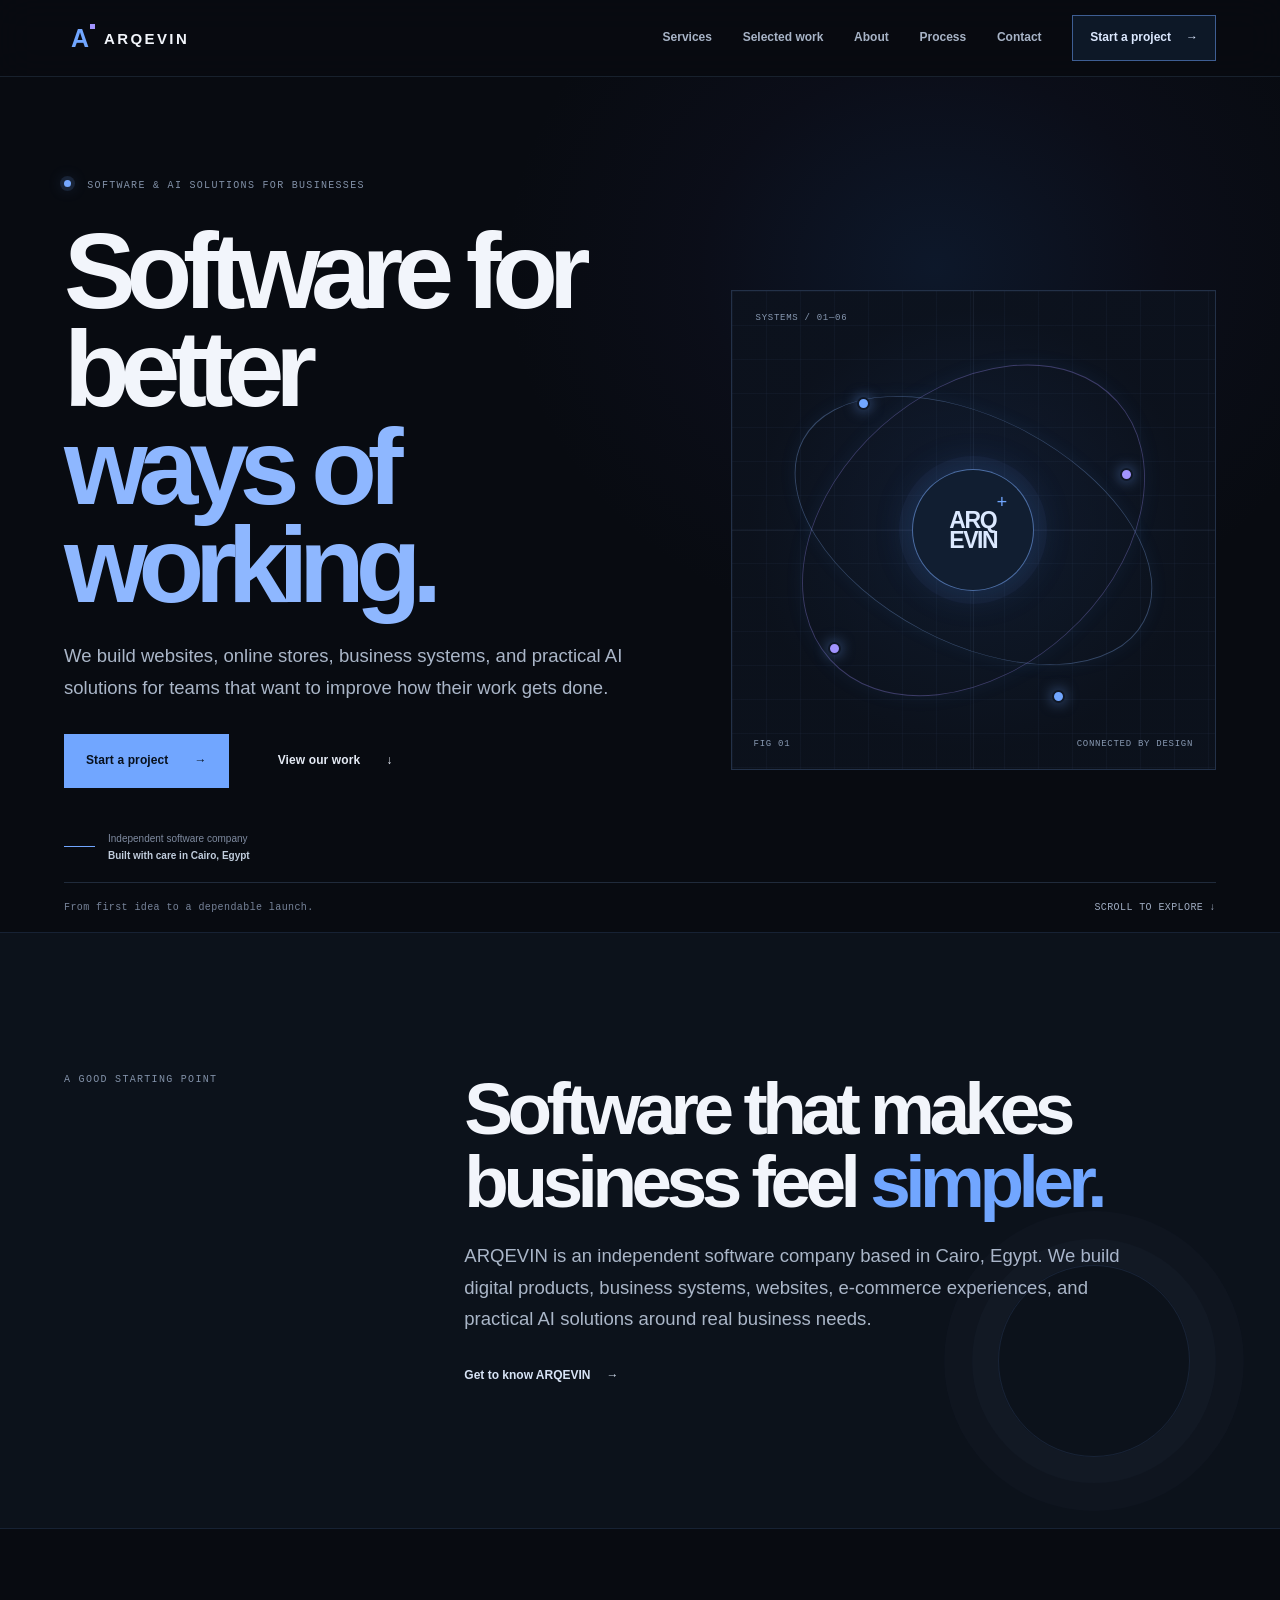
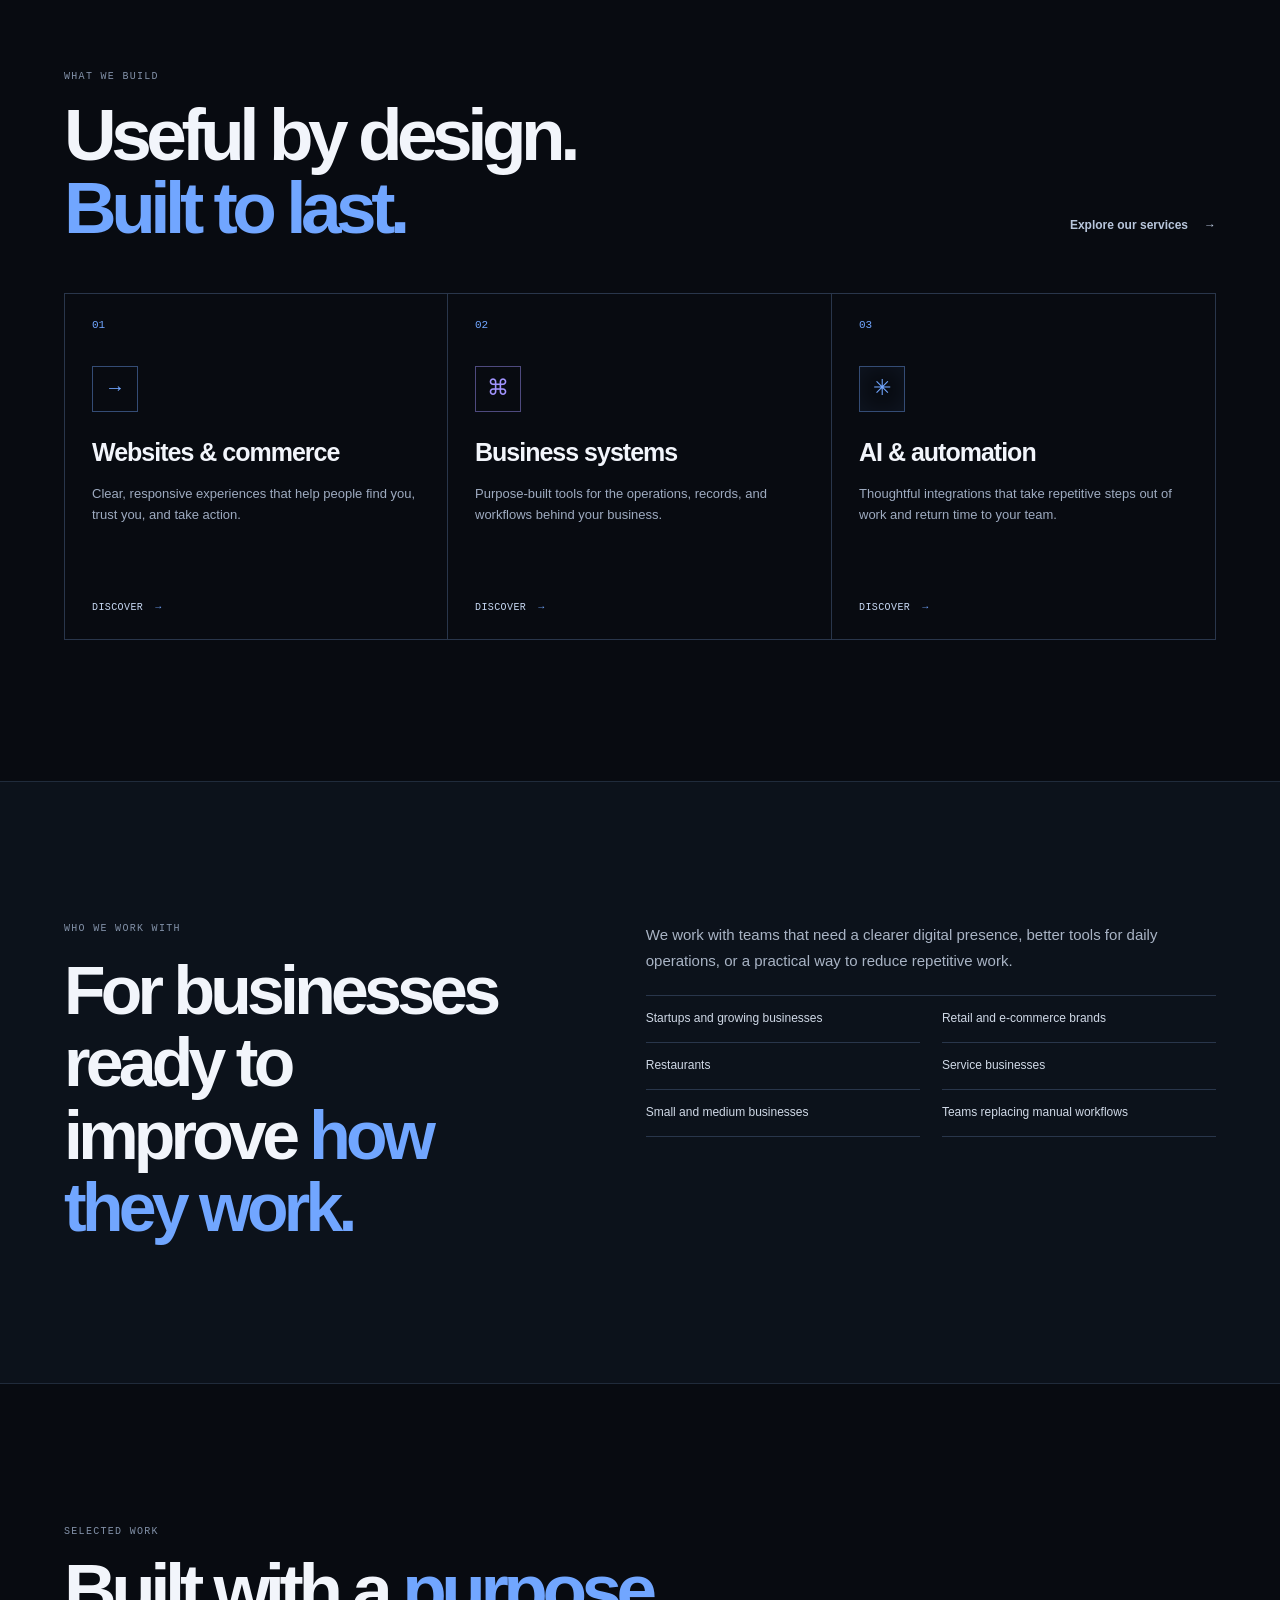
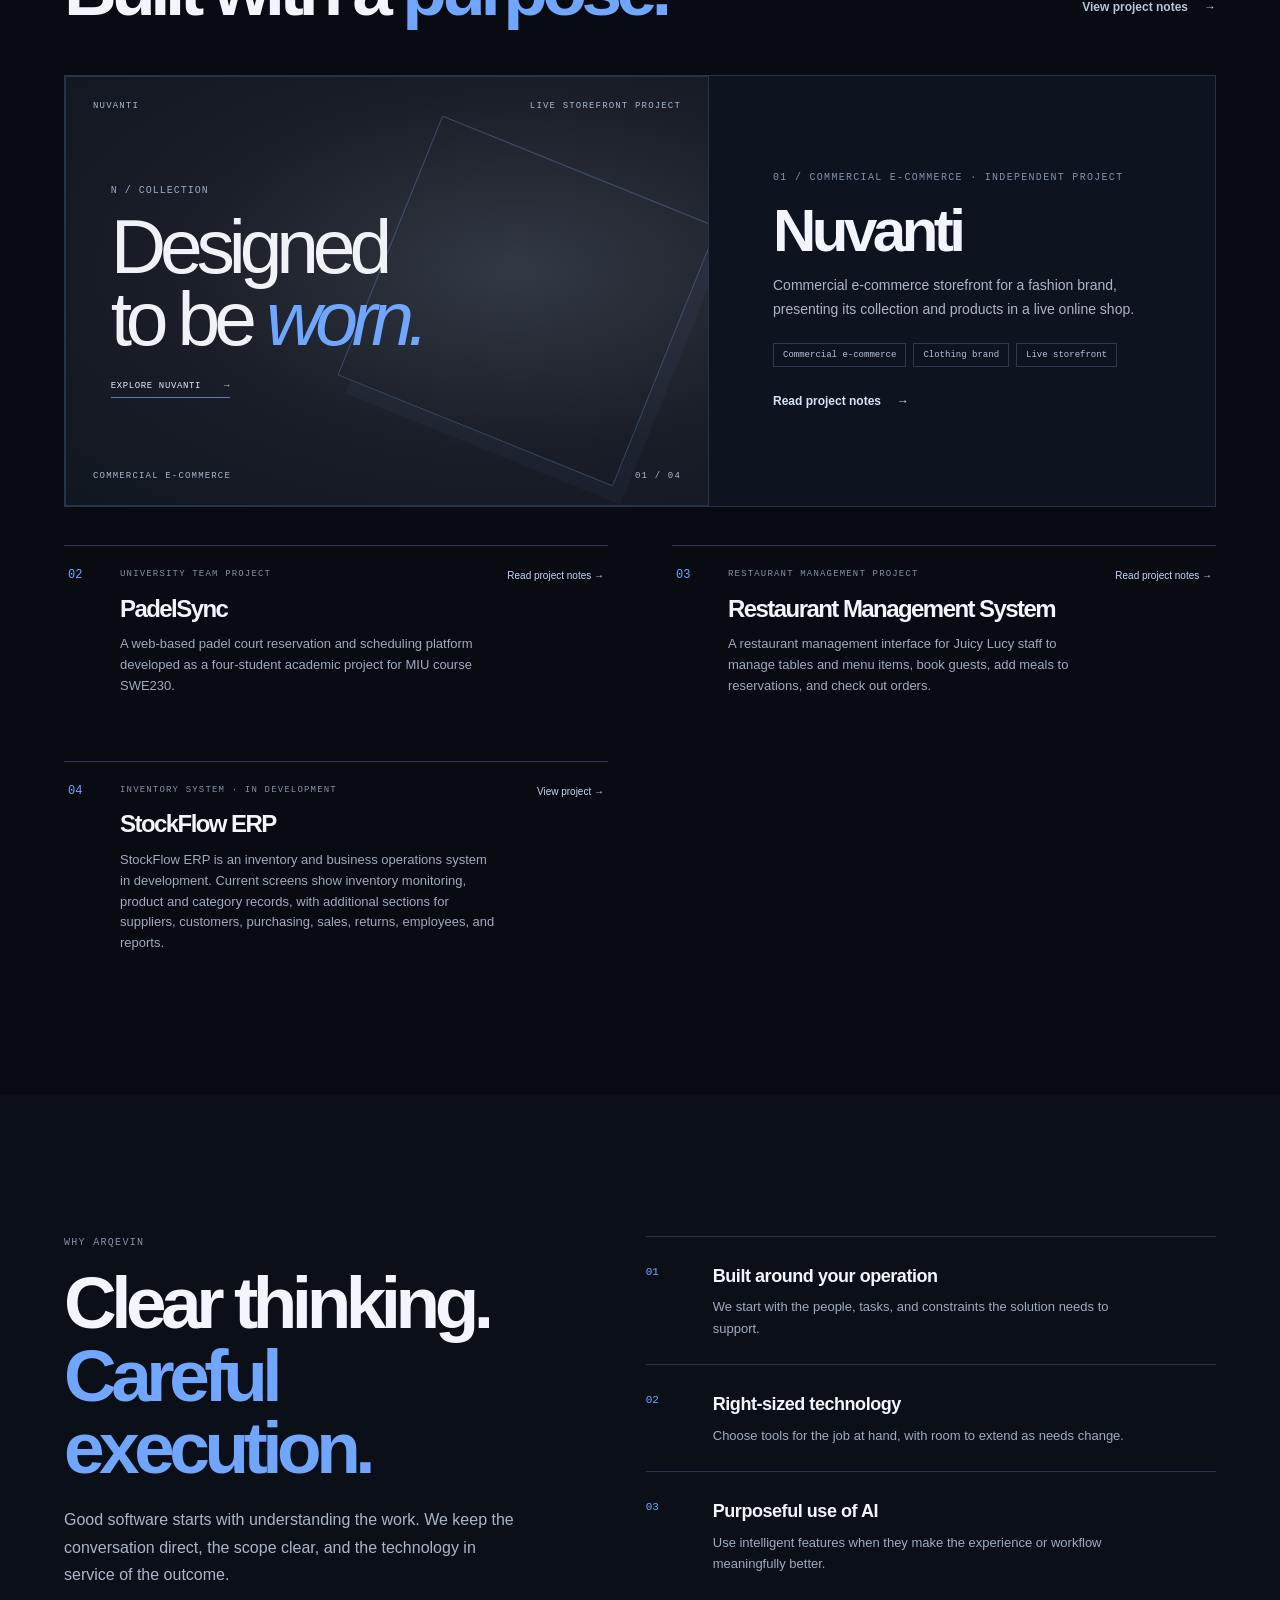
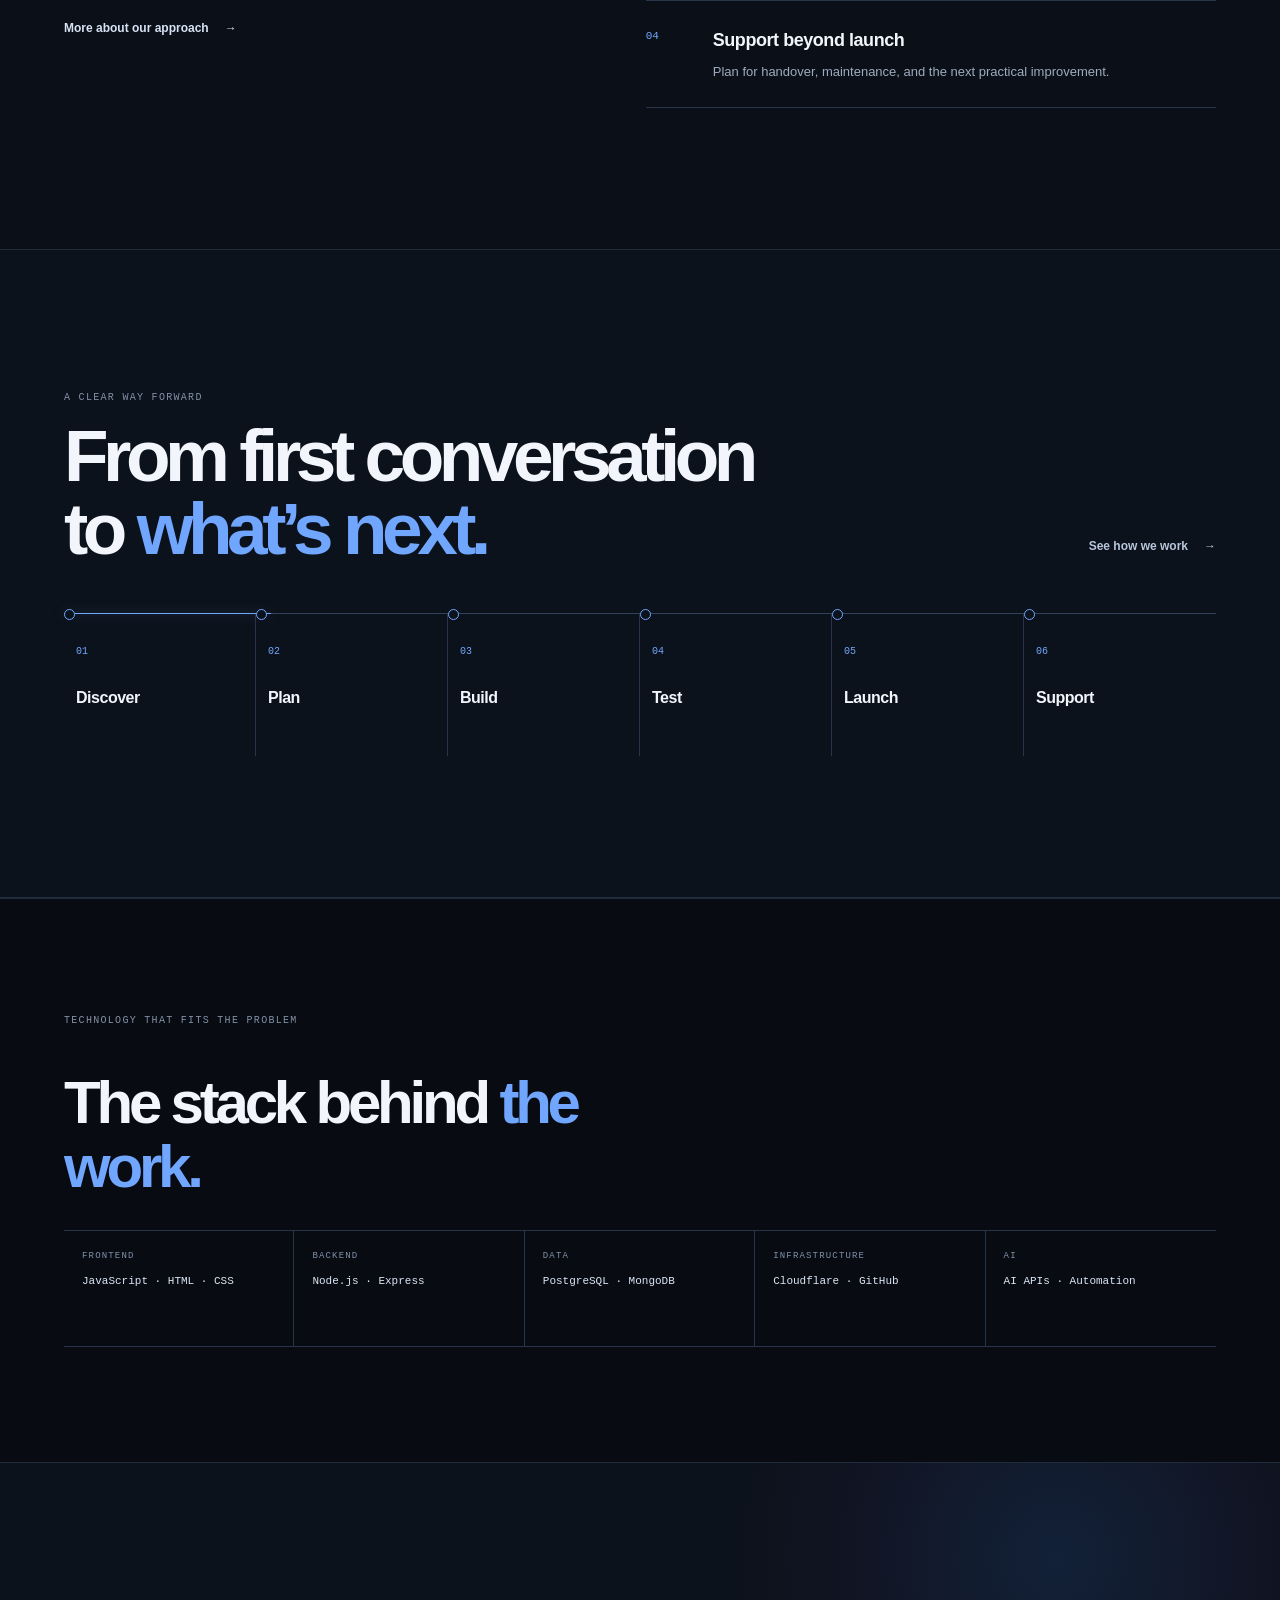
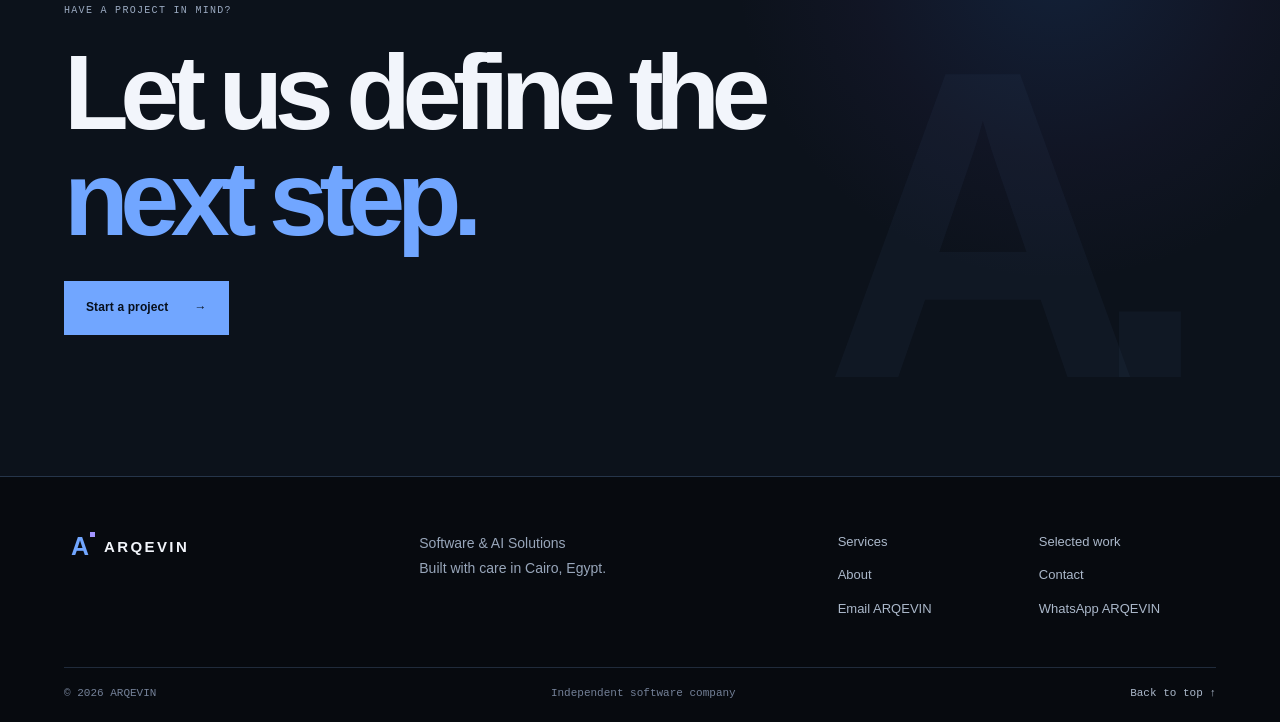
<file: index.html>
<!doctype html>
<html lang="en">
  <head>
    <meta charset="utf-8" />
    <meta name="viewport" content="width=device-width, initial-scale=1" />
    <meta name="theme-color" content="#101311" />
    <meta
      name="description"
      content="ARQEVIN builds practical websites, business systems, and software with AI where it creates real value."
    />
    <meta property="og:type" content="website" />
    <meta property="og:title" content="ARQEVIN — Software & AI Solutions" />
    <meta
      property="og:description"
      content="Digital products and business systems, built around the way you work."
    />
    <meta
      property="og:image"
      content="https://arqevin-fxw.pages.dev/assets/arqevin-social.svg"
    />
    <meta
      property="og:image:alt"
      content="ARQEVIN — Software and AI solutions for businesses"
    />
    <meta property="og:image:width" content="1200" />
    <meta property="og:image:height" content="630" />
    <meta name="twitter:card" content="summary_large_image" />
    <meta name="twitter:title" content="ARQEVIN — Software & AI Solutions" />
    <meta
      name="twitter:description"
      content="Digital products and business systems, built around the way you work."
    />
    <meta
      name="twitter:image"
      content="https://arqevin-fxw.pages.dev/assets/arqevin-social.svg"
    />
    <meta property="og:url" content="https://arqevin-fxw.pages.dev/" />
    <title>ARQEVIN — Software & AI Solutions</title>
    <link rel="canonical" href="https://arqevin-fxw.pages.dev/" />
    <link rel="icon" href="/assets/favicon.svg" type="image/svg+xml" />
    <link rel="stylesheet" href="/assets/css/site.css" />
    <script src="/assets/js/site.js" defer></script>
    <script src="/assets/js/projects.js" defer></script>
  </head>
  <body>
    <a class="skip-link" href="#main">Skip to content</a>
    <header class="site-header">
      <div class="container nav-wrap">
        <a class="brand" href="/" aria-label="ARQEVIN home"
          ><span class="brand-mark" aria-hidden="true">A<span></span></span
          ><span class="brand-name">ARQEVIN</span></a
        >
        <button
          class="menu-toggle"
          type="button"
          aria-expanded="false"
          aria-controls="primary-nav"
        >
          <span></span><span></span><span class="sr-only">Open navigation</span>
        </button>
        <nav class="primary-nav" id="primary-nav" aria-label="Main navigation">
          <a href="/services.html">Services</a
          ><a href="/work.html">Selected work</a><a href="/about.html">About</a
          ><a href="/process.html">Process</a><a href="/contact.html">Contact</a
          ><a class="nav-cta" href="/contact.html"
            >Start a project <span aria-hidden="true">→</span></a
          >
        </nav>
      </div>
    </header>
    <main id="main">
      <section class="hero">
        <div class="container hero-grid">
          <div class="hero-copy">
            <p class="eyebrow">
              <span class="status-dot"></span> Software & AI solutions for
              businesses
            </p>
            <h1>Software for better<br /><em>ways of working.</em></h1>
            <p class="hero-lede">
              We build websites, online stores, business systems, and practical
              AI solutions for teams that want to improve how their work gets
              done.
            </p>
            <div class="button-row">
              <a class="button button-dark" href="/contact.html"
                >Start a project <span aria-hidden="true">→</span></a
              ><a class="button button-text" href="/work.html"
                >View our work <span aria-hidden="true">↓</span></a
              >
            </div>
            <div class="hero-note">
              <span class="note-line"></span
              ><span
                >Independent software company<br /><strong
                  >Built with care in Cairo, Egypt</strong
                ></span
              >
            </div>
          </div>
          <div
            class="hero-art"
            aria-label="Abstract architectural illustration of connected software systems"
            role="img"
          >
            <div class="art-label art-label-top">SYSTEMS / 01—06</div>
            <div class="orbit orbit-one"></div>
            <div class="orbit orbit-two"></div>
            <div class="art-core">
              <span class="core-cross">+</span
              ><span class="core-word">ARQ<br />EVIN</span>
            </div>
            <span class="orbit-node node-a"></span
            ><span class="orbit-node node-b"></span
            ><span class="orbit-node node-c"></span
            ><span class="orbit-node node-d"></span
            ><span class="art-index"
              >FIG 01 <span>CONNECTED BY DESIGN</span></span
            >
          </div>
        </div>
        <div class="container hero-bottom">
          <span>From first idea to a dependable launch.</span
          ><span class="scroll-cue"
            >SCROLL TO EXPLORE <span aria-hidden="true">↓</span></span
          >
        </div>
      </section>
      <section class="intro-section section-pad">
        <div class="container intro-grid">
          <p class="eyebrow">A good starting point</p>
          <div>
            <h2>Software that makes business feel <em>simpler.</em></h2>
            <p class="body-large">
              ARQEVIN is an independent software company based in Cairo, Egypt.
              We build digital products, business systems, websites, e-commerce
              experiences, and practical AI solutions around real business
              needs.
            </p>
            <a class="arrow-link" href="/about.html"
              >Get to know ARQEVIN <span aria-hidden="true">→</span></a
            >
          </div>
        </div>
      </section>
      <section class="services-section section-pad">
        <div class="container">
          <div class="section-heading">
            <div>
              <p class="eyebrow">What we build</p>
              <h2>Useful by design.<br /><em>Built to last.</em></h2>
            </div>
            <a class="arrow-link heading-link" href="/services.html"
              >Explore our services <span aria-hidden="true">→</span></a
            >
          </div>
          <div class="service-grid">
            <a class="service-card" href="/services.html#websites"
              ><span class="service-number">01</span
              ><span class="service-icon icon-window" aria-hidden="true"
                >→</span
              >
              <h3>Websites & commerce</h3>
              <p>
                Clear, responsive experiences that help people find you, trust
                you, and take action.
              </p>
              <span class="card-link"
                >Discover <span aria-hidden="true">→</span></span
              ></a
            >
            <a class="service-card" href="/services.html#systems"
              ><span class="service-number">02</span
              ><span class="service-icon" aria-hidden="true">⌘</span>
              <h3>Business systems</h3>
              <p>
                Purpose-built tools for the operations, records, and workflows
                behind your business.
              </p>
              <span class="card-link"
                >Discover <span aria-hidden="true">→</span></span
              ></a
            >
            <a class="service-card" href="/services.html#intelligence"
              ><span class="service-number">03</span
              ><span class="service-icon icon-spark" aria-hidden="true">✳</span>
              <h3>AI & automation</h3>
              <p>
                Thoughtful integrations that take repetitive steps out of work
                and return time to your team.
              </p>
              <span class="card-link"
                >Discover <span aria-hidden="true">→</span></span
              ></a
            >
          </div>
        </div>
      </section>
      <section class="audience-section section-pad">
        <div class="container audience-grid">
          <div>
            <p class="eyebrow">Who we work with</p>
            <h2>For businesses ready to improve <em>how they work.</em></h2>
          </div>
          <div class="audience-copy">
            <p>
              We work with teams that need a clearer digital presence, better
              tools for daily operations, or a practical way to reduce
              repetitive work.
            </p>
            <ul aria-label="Examples of businesses">
              <li>Startups and growing businesses</li>
              <li>Retail and e-commerce brands</li>
              <li>Restaurants</li>
              <li>Service businesses</li>
              <li>Small and medium businesses</li>
              <li>Teams replacing manual workflows</li>
            </ul>
          </div>
        </div>
      </section>
      <section class="work-section section-pad">
        <div class="container">
          <div class="section-heading">
            <div>
              <p class="eyebrow">Selected work</p>
              <h2>Built with a <em>purpose.</em></h2>
            </div>
            <a class="arrow-link heading-link" href="/work.html"
              >View project notes <span aria-hidden="true">→</span></a
            >
          </div>
          <div class="featured-project">
            <div class="project-visual visual-nuvanti">
              <div class="visual-top">
                <span>NUVANTI</span><span>LIVE STOREFRONT PROJECT</span>
              </div>
              <div class="visual-body">
                <span class="visual-kicker">N / COLLECTION</span
                ><span class="visual-title"
                  >Designed<br />to be <i>worn.</i></span
                ><span class="visual-button">EXPLORE NUVANTI <b>→</b></span>
              </div>
              <div class="visual-bottom">
                <span>COMMERCIAL E-COMMERCE</span><span>01 / 04</span>
              </div>
            </div>
            <div class="project-info">
              <p class="eyebrow">
                01 / Commercial e-commerce · Independent project
              </p>
              <h3>Nuvanti</h3>
              <p data-project-summary="nuvanti">
                An independent e-commerce website for Nuvanti, a clothing brand.
                Its public site introduces the brand and provides an online-shop
                experience.
              </p>
              <div class="tag-list">
                <span>Commercial e-commerce</span><span>Clothing brand</span
                ><span>Live storefront</span>
              </div>
              <a class="arrow-link" href="/work.html#nuvanti"
                >Read project notes <span aria-hidden="true">→</span></a
              >
            </div>
          </div>
          <div class="work-secondary">
            <div class="mini-project">
              <span class="mini-index">02</span>
              <div>
                <p class="eyebrow">University team project</p>
                <h3>PadelSync</h3>
                <p data-project-summary="padelsync">
                  A web-based padel court reservation and scheduling platform
                  developed as a four-student academic project for MIU course
                  SWE230.
                </p>
              </div>
              <a
                aria-label="Read PadelSync project notes"
                href="/work.html#padelsync"
                >Read project notes →</a
              >
            </div>
            <div class="mini-project">
              <span class="mini-index">03</span>
              <div>
                <p class="eyebrow">Restaurant management project</p>
                <h3>Restaurant Management System</h3>
                <p data-project-summary="restaurant-management">
                  A restaurant management interface for Juicy Lucy staff to
                  manage tables and menu items, book guests, add meals to
                  reservations, and check out orders.
                </p>
              </div>
              <a
                aria-label="Read restaurant management project notes"
                href="/work.html#restaurant-management"
                >Read project notes →</a
              >
            </div>
            <div class="mini-project">
              <span class="mini-index">04</span>
              <div>
                <p class="eyebrow">Inventory system · In development</p>
                <h3>StockFlow ERP</h3>
                <p data-project-summary="stockflow">
                  StockFlow ERP is an inventory and business operations system
                  currently in development.
                </p>
              </div>
              <a
                aria-label="Read StockFlow ERP project notes"
                href="/work.html#stockflow"
                >View project →</a
              >
            </div>
          </div>
        </div>
      </section>
      <section class="difference-section section-pad">
        <div class="container difference-grid">
          <div>
            <p class="eyebrow">Why ARQEVIN</p>
            <h2>Clear thinking.<br /><em>Careful execution.</em></h2>
            <p class="body-large">
              Good software starts with understanding the work. We keep the
              conversation direct, the scope clear, and the technology in
              service of the outcome.
            </p>
            <a class="arrow-link" href="/about.html"
              >More about our approach <span aria-hidden="true">→</span></a
            >
          </div>
          <div class="principle-list">
            <article>
              <span>01</span>
              <div>
                <h3>Built around your operation</h3>
                <p>
                  We start with the people, tasks, and constraints the solution
                  needs to support.
                </p>
              </div>
            </article>
            <article>
              <span>02</span>
              <div>
                <h3>Right-sized technology</h3>
                <p>
                  Choose tools for the job at hand, with room to extend as needs
                  change.
                </p>
              </div>
            </article>
            <article>
              <span>03</span>
              <div>
                <h3>Purposeful use of AI</h3>
                <p>
                  Use intelligent features when they make the experience or
                  workflow meaningfully better.
                </p>
              </div>
            </article>
            <article>
              <span>04</span>
              <div>
                <h3>Support beyond launch</h3>
                <p>
                  Plan for handover, maintenance, and the next practical
                  improvement.
                </p>
              </div>
            </article>
          </div>
        </div>
      </section>
      <section class="process-strip section-pad">
        <div class="container">
          <div class="section-heading">
            <div>
              <p class="eyebrow">A clear way forward</p>
              <h2>From first conversation<br />to <em>what’s next.</em></h2>
            </div>
            <a class="arrow-link heading-link" href="/process.html"
              >See how we work <span aria-hidden="true">→</span></a
            >
          </div>
          <div class="process-steps">
            <div>
              <span>01</span>
              <h3>Discover</h3>
            </div>
            <div>
              <span>02</span>
              <h3>Plan</h3>
            </div>
            <div>
              <span>03</span>
              <h3>Build</h3>
            </div>
            <div>
              <span>04</span>
              <h3>Test</h3>
            </div>
            <div>
              <span>05</span>
              <h3>Launch</h3>
            </div>
            <div>
              <span>06</span>
              <h3>Support</h3>
            </div>
          </div>
        </div>
      </section>
      <section class="tech-section">
        <div class="container">
          <div class="tech-heading">
            <p class="eyebrow">Technology that fits the problem</p>
            <h2>The stack behind <em>the work.</em></h2>
          </div>
          <div class="tech-groups">
            <div>
              <span>Frontend</span><strong>JavaScript · HTML · CSS</strong>
            </div>
            <div><span>Backend</span><strong>Node.js · Express</strong></div>
            <div><span>Data</span><strong>PostgreSQL · MongoDB</strong></div>
            <div>
              <span>Infrastructure</span><strong>Cloudflare · GitHub</strong>
            </div>
            <div><span>AI</span><strong>AI APIs · Automation</strong></div>
          </div>
        </div>
      </section>
      <section class="closing-cta section-pad">
        <div class="container closing-inner">
          <p class="eyebrow">Have a project in mind?</p>
          <h2>Let us define the<br /><em>next step.</em></h2>
          <a class="button button-light" href="/contact.html"
            >Start a project <span aria-hidden="true">→</span></a
          ><span class="cta-mark" aria-hidden="true">A.</span>
        </div>
      </section>
    </main>
    <footer class="site-footer">
      <div class="container footer-main">
        <a class="brand brand-footer" href="/" aria-label="ARQEVIN home"
          ><span class="brand-mark" aria-hidden="true">A<span></span></span
          ><span class="brand-name">ARQEVIN</span></a
        >
        <p>Software & AI Solutions<br />Built with care in Cairo, Egypt.</p>
        <div class="footer-links">
          <a href="/services.html">Services</a
          ><a href="/work.html">Selected work</a><a href="/about.html">About</a
          ><a href="/contact.html">Contact</a
          ><a href="mailto:adamadel3224@gmail.com">Email ARQEVIN</a
          ><a
            href="https://wa.me/201023484243"
            target="_blank"
            rel="noopener noreferrer"
            >WhatsApp ARQEVIN</a
          >
        </div>
      </div>
      <div class="container footer-bottom">
        <span>© <span data-year></span> ARQEVIN</span
        ><span>Independent software company</span
        ><a href="#main">Back to top ↑</a>
      </div>
    </footer>
  </body>
</html>
</file>
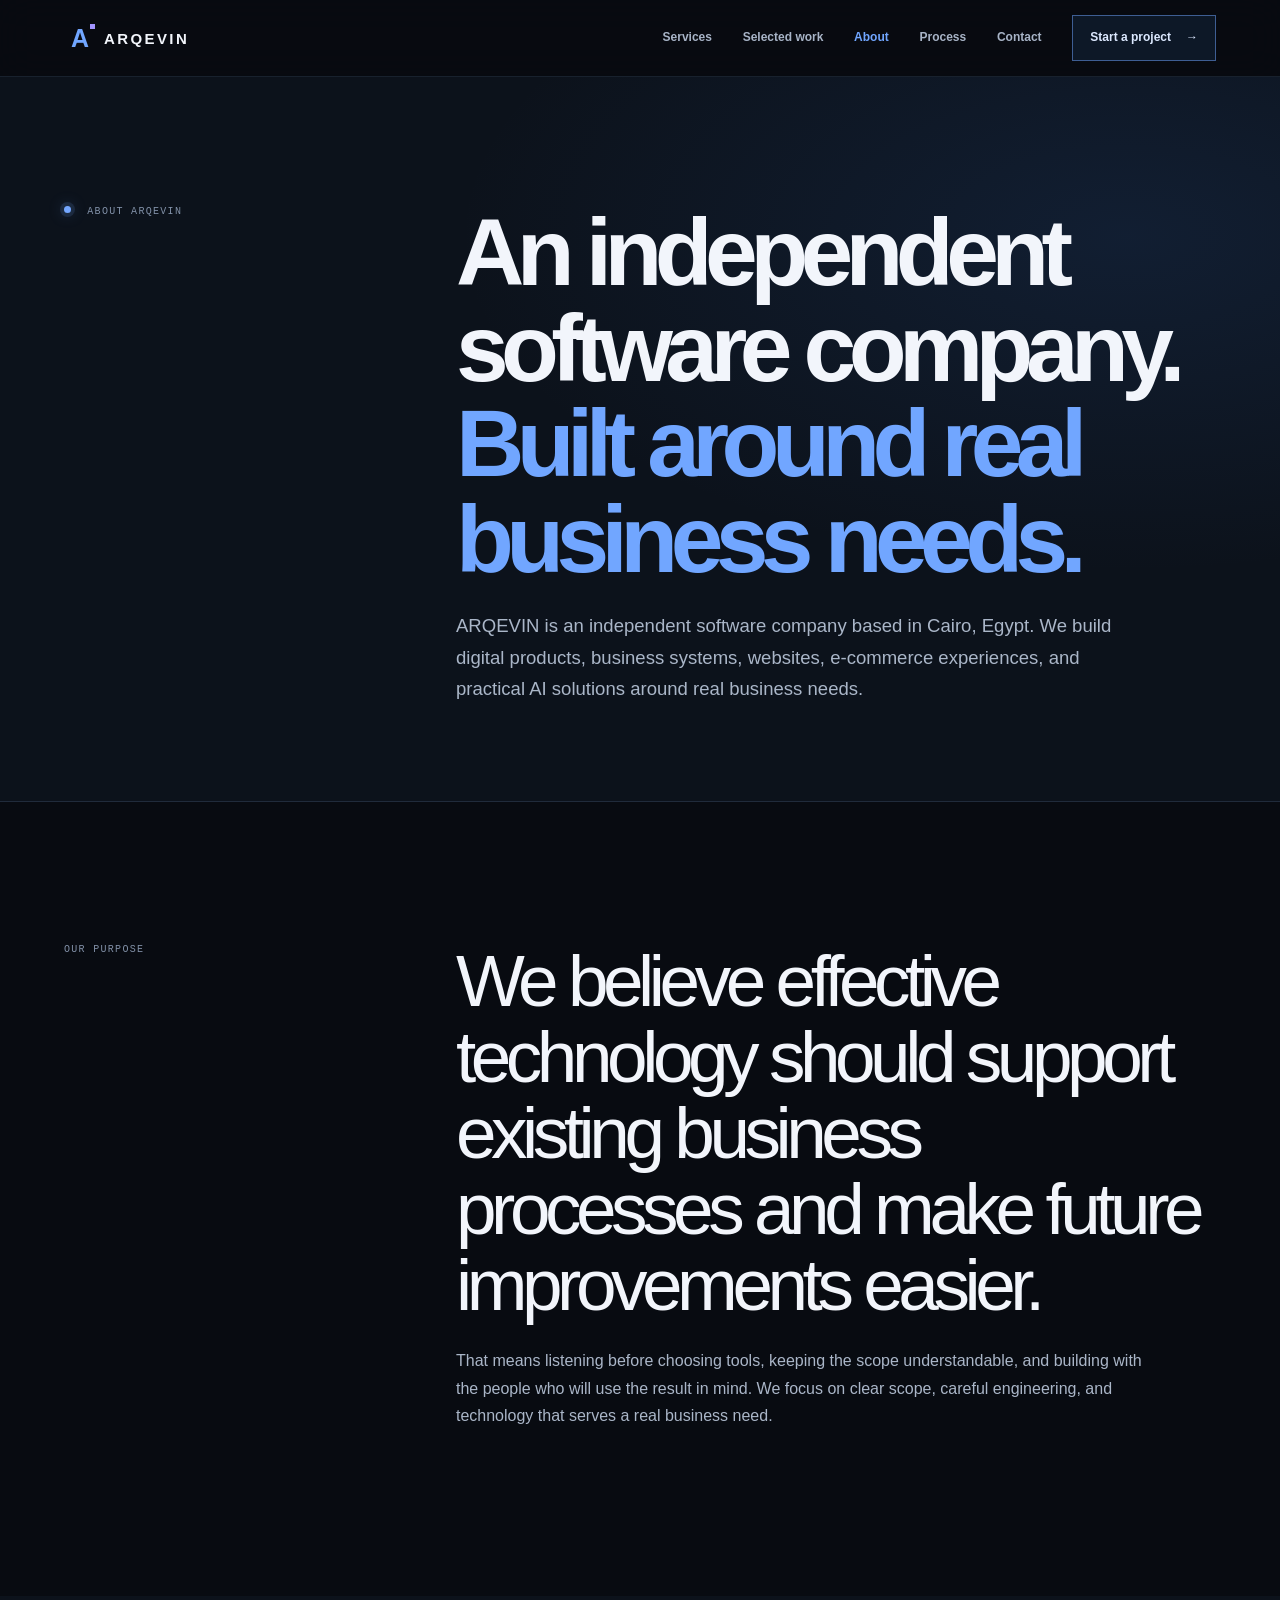
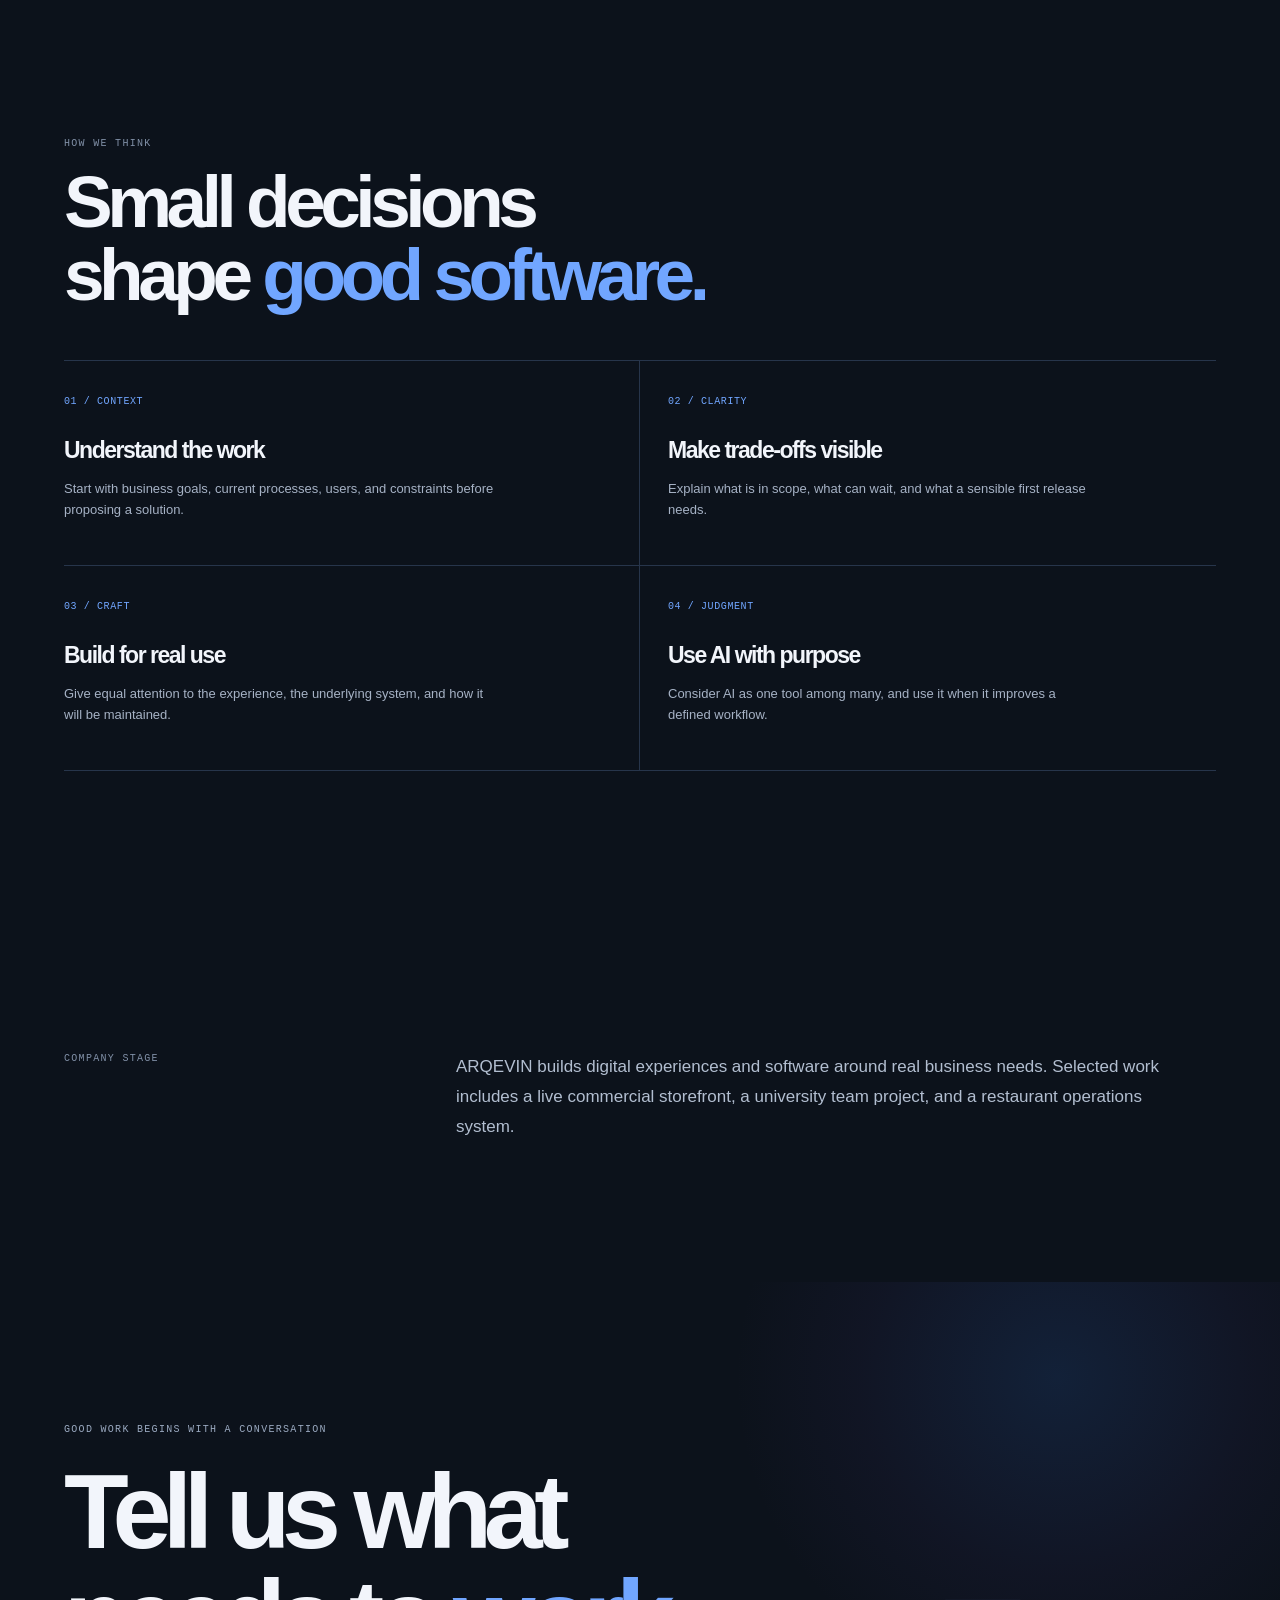
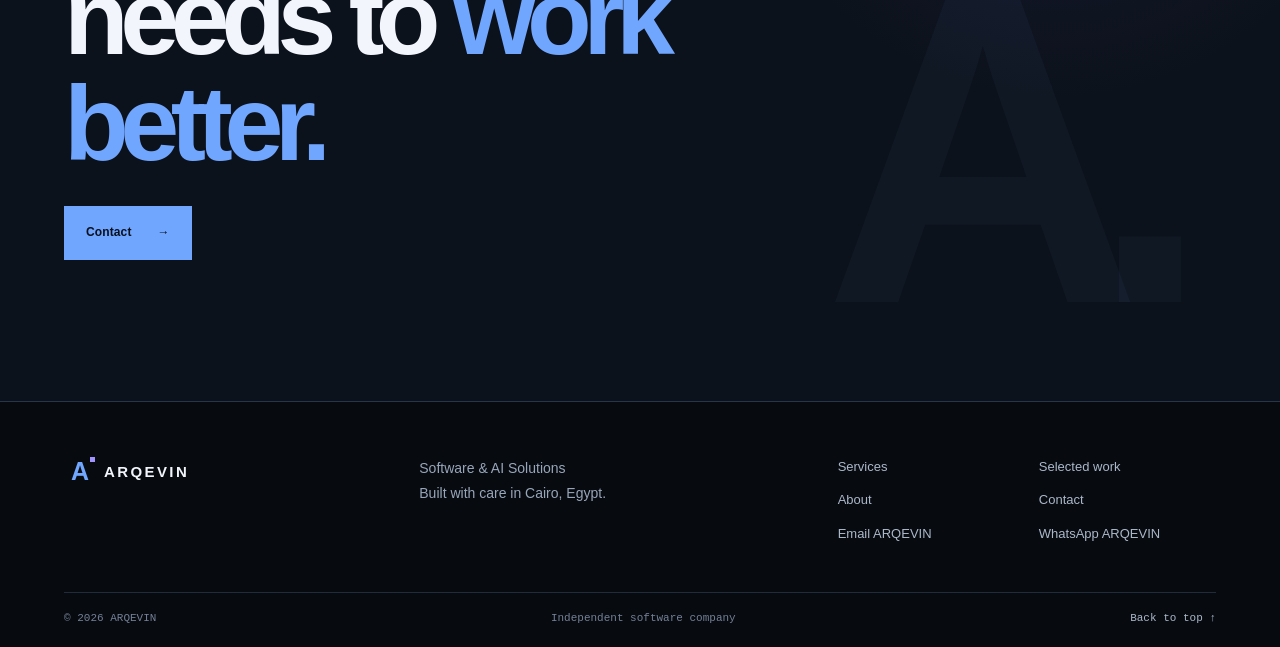
<file: about.html>
<!doctype html>
<html lang="en">
  <head>
    <meta charset="utf-8" />
    <meta name="viewport" content="width=device-width, initial-scale=1" />
    <meta name="theme-color" content="#101311" />
    <meta
      name="description"
      content="ARQEVIN is a new independent software company focused on practical digital products, business systems, and thoughtful AI integrations."
    />
    <meta property="og:type" content="website" />
    <meta property="og:title" content="About — ARQEVIN" />
    <meta
      property="og:description"
      content="Practical websites, business systems, digital products, and AI integrations for businesses."
    />
    <meta
      property="og:image"
      content="https://arqevin-fxw.pages.dev/assets/arqevin-social.svg"
    />
    <meta
      property="og:image:alt"
      content="ARQEVIN — Software and AI solutions for businesses"
    />
    <meta property="og:image:width" content="1200" />
    <meta property="og:image:height" content="630" />
    <meta name="twitter:card" content="summary_large_image" />
    <meta name="twitter:title" content="About — ARQEVIN" />
    <meta
      name="twitter:description"
      content="Practical websites, business systems, digital products, and AI integrations for businesses."
    />
    <meta
      name="twitter:image"
      content="https://arqevin-fxw.pages.dev/assets/arqevin-social.svg"
    />
    <meta property="og:url" content="https://arqevin-fxw.pages.dev/about" />
    <title>About — ARQEVIN</title>
    <link rel="canonical" href="https://arqevin-fxw.pages.dev/about" />
    <link rel="icon" href="/assets/favicon.svg" type="image/svg+xml" />
    <link rel="stylesheet" href="/assets/css/site.css" />
    <script src="/assets/js/site.js" defer></script>
  </head>
  <body>
    <a class="skip-link" href="#main">Skip to content</a>
    <header class="site-header">
      <div class="container nav-wrap">
        <a class="brand" href="/" aria-label="ARQEVIN home"
          ><span class="brand-mark" aria-hidden="true">A<span></span></span
          ><span class="brand-name">ARQEVIN</span></a
        ><button
          class="menu-toggle"
          type="button"
          aria-expanded="false"
          aria-controls="primary-nav"
        >
          <span></span><span></span><span class="sr-only">Open navigation</span>
        </button>
        <nav class="primary-nav" id="primary-nav" aria-label="Main navigation">
          <a href="/services.html">Services</a
          ><a href="/work.html">Selected work</a
          ><a aria-current="page" href="/about.html">About</a
          ><a href="/process.html">Process</a><a href="/contact.html">Contact</a
          ><a class="nav-cta" href="/contact.html"
            >Start a project <span aria-hidden="true">→</span></a
          >
        </nav>
      </div>
    </header>
    <main id="main">
      <section class="page-hero">
        <div class="container page-hero-grid">
          <p class="eyebrow"><span class="status-dot"></span> About ARQEVIN</p>
          <div>
            <h1>
              An independent software company.<br /><em
                >Built around real business needs.</em
              >
            </h1>
            <p class="hero-lede">
              ARQEVIN is an independent software company based in Cairo, Egypt.
              We build digital products, business systems, websites, e-commerce
              experiences, and practical AI solutions around real business
              needs.
            </p>
          </div>
        </div>
      </section>
      <section class="about-statement section-pad">
        <div class="container statement-grid">
          <p class="eyebrow">Our purpose</p>
          <div>
            <p class="statement">
              We believe effective technology should support existing business
              processes and make future improvements easier.
            </p>
            <p class="body-large">
              That means listening before choosing tools, keeping the scope
              understandable, and building with the people who will use the
              result in mind. We focus on clear scope, careful engineering, and
              technology that serves a real business need.
            </p>
          </div>
        </div>
      </section>
      <section class="about-values section-pad">
        <div class="container">
          <div class="section-heading">
            <div>
              <p class="eyebrow">How we think</p>
              <h2>Small decisions<br />shape <em>good software.</em></h2>
            </div>
          </div>
          <div class="value-grid">
            <article>
              <span>01 / CONTEXT</span>
              <h3>Understand the work</h3>
              <p>
                Start with business goals, current processes, users, and
                constraints before proposing a solution.
              </p>
            </article>
            <article>
              <span>02 / CLARITY</span>
              <h3>Make trade-offs visible</h3>
              <p>
                Explain what is in scope, what can wait, and what a sensible
                first release needs.
              </p>
            </article>
            <article>
              <span>03 / CRAFT</span>
              <h3>Build for real use</h3>
              <p>
                Give equal attention to the experience, the underlying system,
                and how it will be maintained.
              </p>
            </article>
            <article>
              <span>04 / JUDGMENT</span>
              <h3>Use AI with purpose</h3>
              <p>
                Consider AI as one tool among many, and use it when it improves
                a defined workflow.
              </p>
            </article>
          </div>
        </div>
      </section>
      <section class="about-note section-pad">
        <div class="container about-note-inner">
          <span class="eyebrow">Company stage</span>
          <p>
            ARQEVIN builds digital experiences and software around real business
            needs. Selected work includes a live commercial storefront, a
            university team project, and a restaurant operations system.
          </p>
        </div>
      </section>
      <section class="closing-cta section-pad">
        <div class="container closing-inner">
          <p class="eyebrow">Good work begins with a conversation</p>
          <h2>Tell us what<br />needs to <em>work better.</em></h2>
          <a class="button button-light" href="/contact.html"
            >Contact <span aria-hidden="true">→</span></a
          ><span class="cta-mark" aria-hidden="true">A.</span>
        </div>
      </section>
    </main>
    <footer class="site-footer">
      <div class="container footer-main">
        <a class="brand brand-footer" href="/" aria-label="ARQEVIN home"
          ><span class="brand-mark" aria-hidden="true">A<span></span></span
          ><span class="brand-name">ARQEVIN</span></a
        >
        <p>Software & AI Solutions<br />Built with care in Cairo, Egypt.</p>
        <div class="footer-links">
          <a href="/services.html">Services</a
          ><a href="/work.html">Selected work</a><a href="/about.html">About</a
          ><a href="/contact.html">Contact</a
          ><a href="mailto:adamadel3224@gmail.com">Email ARQEVIN</a
          ><a
            href="https://wa.me/201023484243"
            target="_blank"
            rel="noopener noreferrer"
            >WhatsApp ARQEVIN</a
          >
        </div>
      </div>
      <div class="container footer-bottom">
        <span>© <span data-year></span> ARQEVIN</span
        ><span>Independent software company</span
        ><a href="#main">Back to top ↑</a>
      </div>
    </footer>
  </body>
</html>
</file>
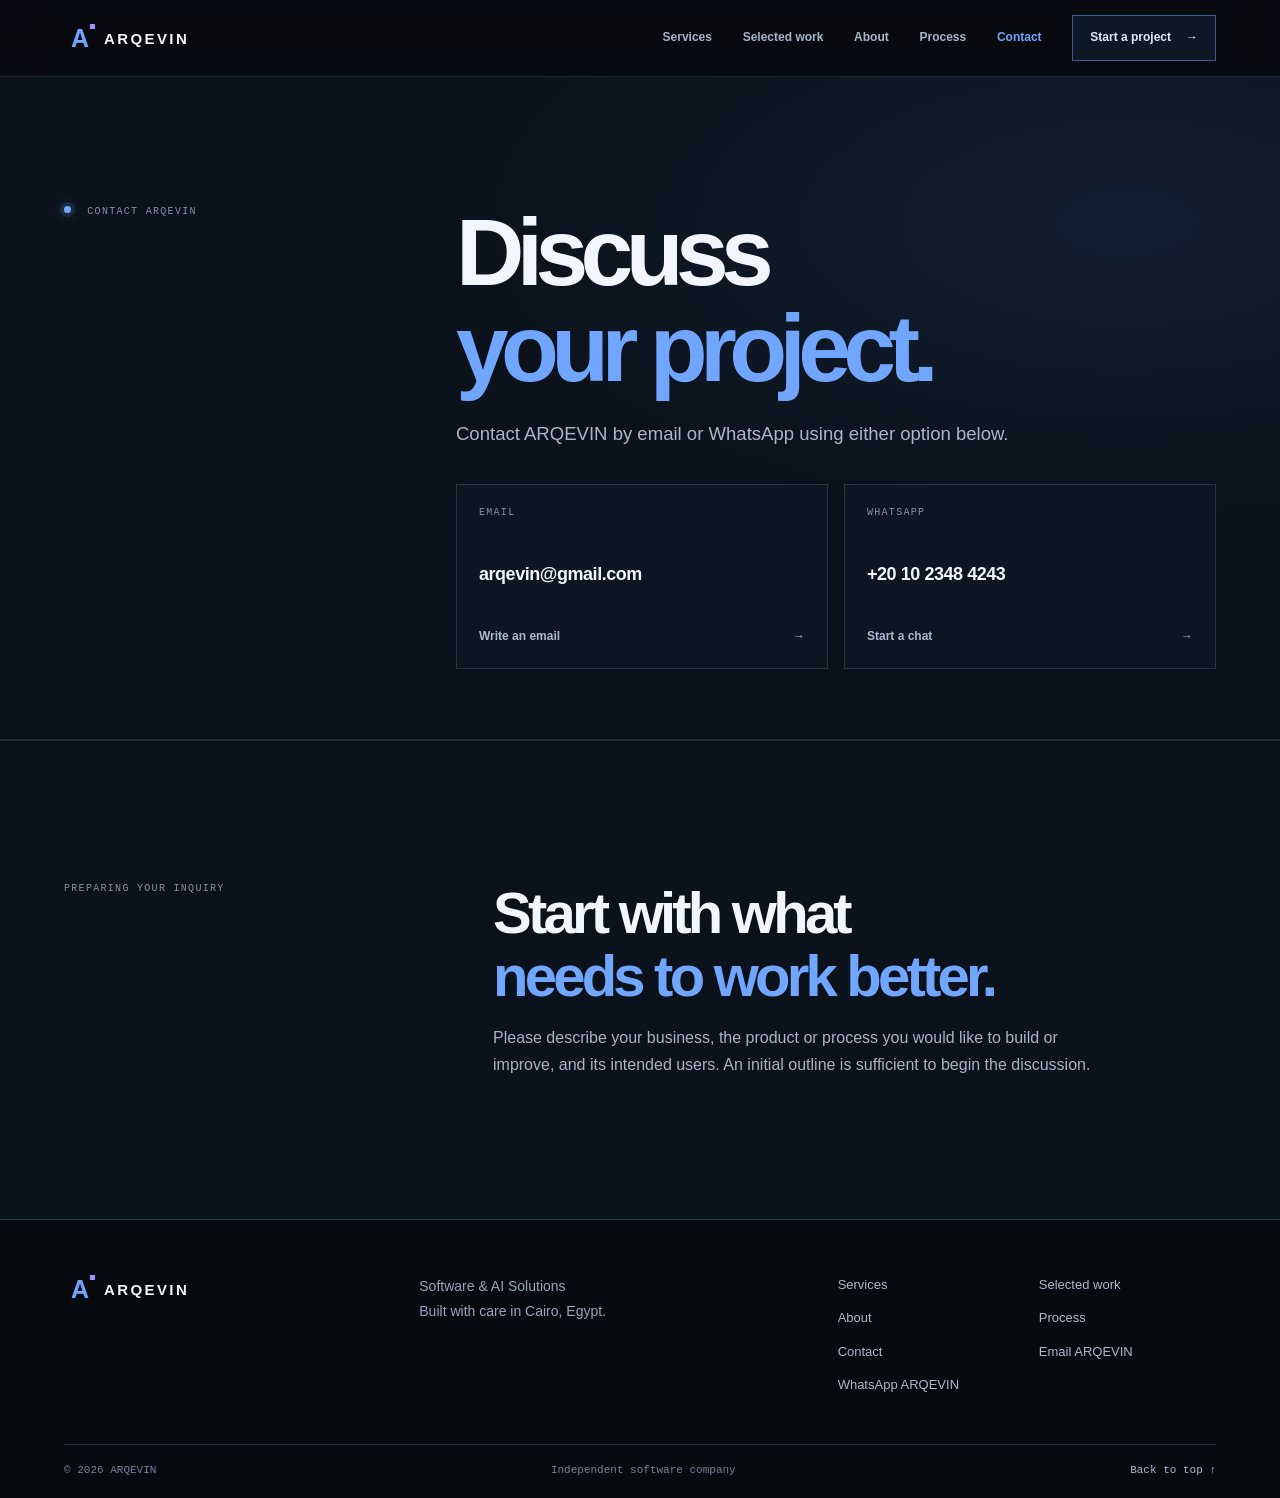
<file: contact.html>
<!doctype html>
<html lang="en">
  <head>
    <meta charset="utf-8" />
    <meta name="viewport" content="width=device-width, initial-scale=1" />
    <meta name="theme-color" content="#101311" />
    <meta
      name="description"
      content="Contact ARQEVIN directly by email or WhatsApp to talk about your website, software, or business system project."
    />
    <meta property="og:type" content="website" />
    <meta
      property="og:title"
      content="Contact ARQEVIN — Software & AI Solutions"
    />
    <meta
      property="og:description"
      content="Reach ARQEVIN directly by email or WhatsApp."
    />
    <meta
      property="og:image"
      content="https://arqevin-fxw.pages.dev/assets/arqevin-social.svg"
    />
    <meta
      property="og:image:alt"
      content="ARQEVIN — Software and AI solutions for businesses"
    />
    <meta property="og:image:width" content="1200" />
    <meta property="og:image:height" content="630" />
    <meta name="twitter:card" content="summary_large_image" />
    <meta
      name="twitter:title"
      content="Contact ARQEVIN — Software & AI Solutions"
    />
    <meta
      name="twitter:description"
      content="Reach ARQEVIN directly by email or WhatsApp."
    />
    <meta
      name="twitter:image"
      content="https://arqevin-fxw.pages.dev/assets/arqevin-social.svg"
    />
    <meta property="og:url" content="https://arqevin-fxw.pages.dev/contact" />
    <title>Contact ARQEVIN — Software & AI Solutions</title>
    <link rel="canonical" href="https://arqevin-fxw.pages.dev/contact" />
    <link rel="icon" href="/assets/favicon.svg" type="image/svg+xml" />
    <link rel="stylesheet" href="/assets/css/site.css" />
    <script src="/assets/js/site.js" defer></script>
  </head>
  <body>
    <a class="skip-link" href="#main">Skip to content</a>
    <header class="site-header">
      <div class="container nav-wrap">
        <a class="brand" href="/" aria-label="ARQEVIN home"
          ><span class="brand-mark" aria-hidden="true">A<span></span></span
          ><span class="brand-name">ARQEVIN</span></a
        >
        <button
          class="menu-toggle"
          type="button"
          aria-expanded="false"
          aria-controls="primary-nav"
        >
          <span></span><span></span><span class="sr-only">Open navigation</span>
        </button>
        <nav class="primary-nav" id="primary-nav" aria-label="Main navigation">
          <a href="/services.html">Services</a
          ><a href="/work.html">Selected work</a><a href="/about.html">About</a
          ><a href="/process.html">Process</a
          ><a aria-current="page" href="/contact.html">Contact</a
          ><a class="nav-cta" href="/contact.html"
            >Start a project <span aria-hidden="true">→</span></a
          >
        </nav>
      </div>
    </header>
    <main id="main">
      <section class="page-hero contact-hero">
        <div class="container page-hero-grid">
          <p class="eyebrow">
            <span class="status-dot"></span> Contact ARQEVIN
          </p>
          <div>
            <h1>Discuss<br /><em>your project.</em></h1>
            <p class="hero-lede">
              Contact ARQEVIN by email or WhatsApp using either option below.
            </p>
            <nav class="contact-options" aria-label="Contact ARQEVIN directly">
              <a
                class="contact-option"
                href="mailto:arqevin@gmail.com?subject=Project%20inquiry%20for%20ARQEVIN"
              >
                <span class="eyebrow">Email</span>
                <strong>arqevin@gmail.com</strong>
                <span class="contact-option-action"
                  >Write an email <span aria-hidden="true">→</span></span
                >
              </a>
              <a
                class="contact-option contact-option-whatsapp"
                href="https://wa.me/201023484243"
                target="_blank"
                rel="noopener noreferrer"
              >
                <span class="eyebrow">WhatsApp</span>
                <strong>+20 10 2348 4243</strong>
                <span class="contact-option-action"
                  >Start a chat <span aria-hidden="true">→</span></span
                >
              </a>
            </nav>
          </div>
        </div>
      </section>
      <section class="contact-guidance section-pad">
        <div class="container contact-guidance-inner">
          <p class="eyebrow">Preparing your inquiry</p>
          <div>
            <h2>Start with what<br /><em>needs to work better.</em></h2>
            <p>
              Please describe your business, the product or process you would
              like to build or improve, and its intended users. An initial
              outline is sufficient to begin the discussion.
            </p>
          </div>
        </div>
      </section>
    </main>
    <footer class="site-footer">
      <div class="container footer-main">
        <a class="brand brand-footer" href="/" aria-label="ARQEVIN home"
          ><span class="brand-mark" aria-hidden="true">A<span></span></span
          ><span class="brand-name">ARQEVIN</span></a
        >
        <p>Software & AI Solutions<br />Built with care in Cairo, Egypt.</p>
        <div class="footer-links">
          <a href="/services.html">Services</a
          ><a href="/work.html">Selected work</a><a href="/about.html">About</a
          ><a href="/process.html">Process</a
          ><a aria-current="page" href="/contact.html">Contact</a
          ><a href="mailto:adamadel3224@gmail.com">Email ARQEVIN</a
          ><a
            href="https://wa.me/201023484243"
            target="_blank"
            rel="noopener noreferrer"
            >WhatsApp ARQEVIN</a
          >
        </div>
      </div>
      <div class="container footer-bottom">
        <span>© <span data-year></span> ARQEVIN</span
        ><span>Independent software company</span
        ><a href="#main">Back to top ↑</a>
      </div>
    </footer>
  </body>
</html>
</file>
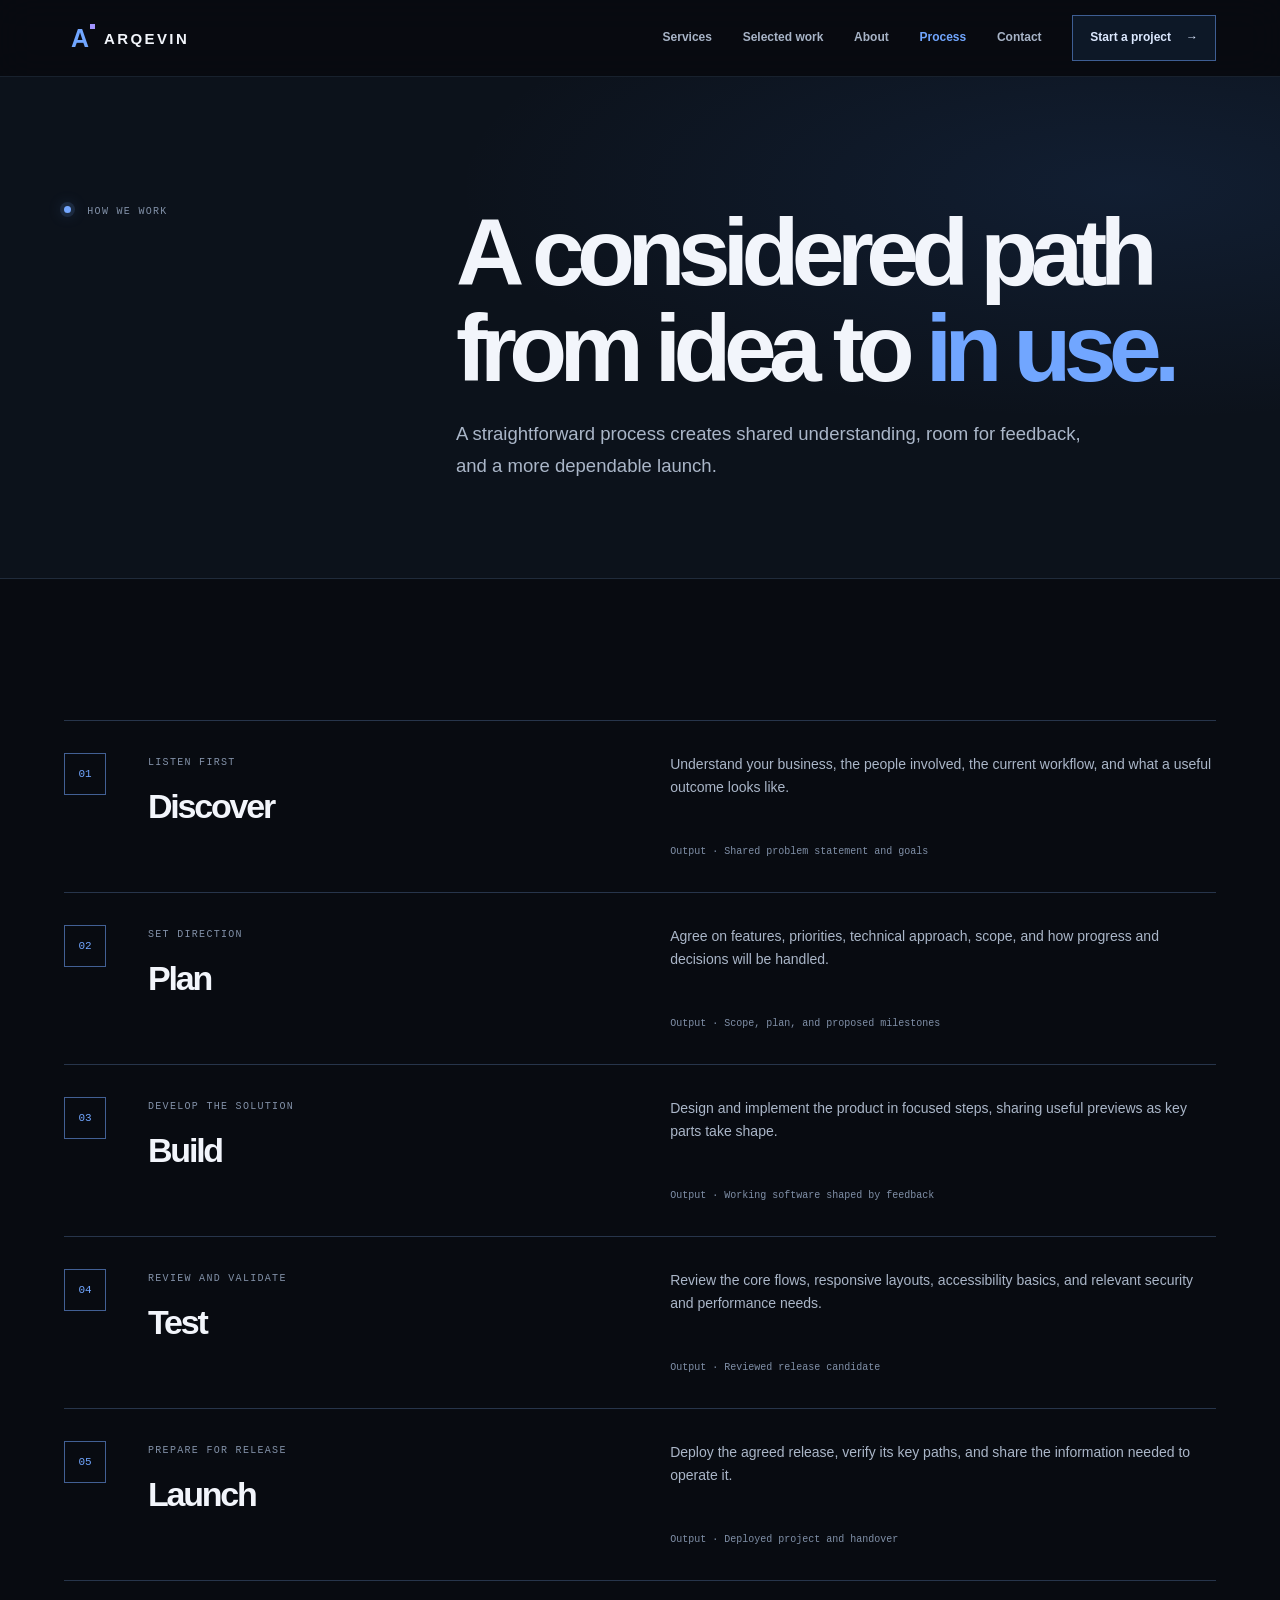
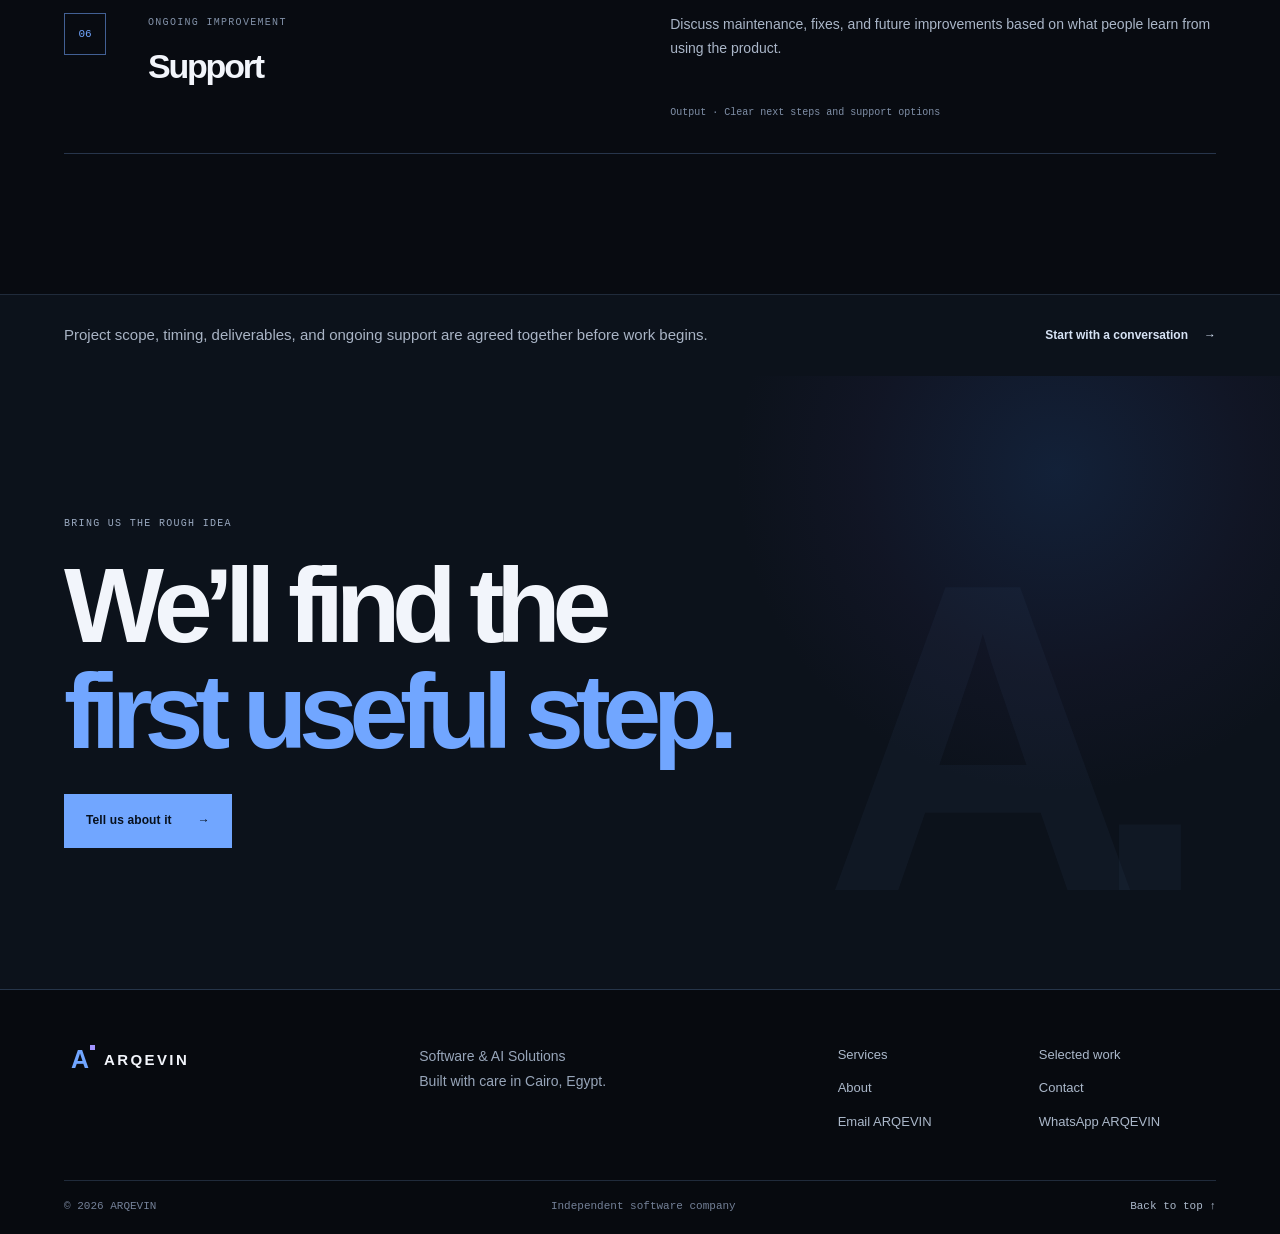
<file: process.html>
<!doctype html>
<html lang="en">
  <head>
    <meta charset="utf-8" />
    <meta name="viewport" content="width=device-width, initial-scale=1" />
    <meta name="theme-color" content="#101311" />
    <meta
      name="description"
      content="See how ARQEVIN takes software projects from discovery and planning through building, testing, launch, and support."
    />
    <meta property="og:type" content="website" />
    <meta property="og:title" content="Our process — ARQEVIN" />
    <meta
      property="og:description"
      content="A straightforward path from a business need to software ready for use."
    />
    <meta
      property="og:image"
      content="https://arqevin-fxw.pages.dev/assets/arqevin-social.svg"
    />
    <meta
      property="og:image:alt"
      content="ARQEVIN — Software and AI solutions for businesses"
    />
    <meta property="og:image:width" content="1200" />
    <meta property="og:image:height" content="630" />
    <meta name="twitter:card" content="summary_large_image" />
    <meta name="twitter:title" content="Our process — ARQEVIN" />
    <meta
      name="twitter:description"
      content="A straightforward path from a business need to software ready for use."
    />
    <meta
      name="twitter:image"
      content="https://arqevin-fxw.pages.dev/assets/arqevin-social.svg"
    />
    <meta property="og:url" content="https://arqevin-fxw.pages.dev/process" />
    <title>Our process — ARQEVIN</title>
    <link rel="canonical" href="https://arqevin-fxw.pages.dev/process" />
    <link rel="icon" href="/assets/favicon.svg" type="image/svg+xml" />
    <link rel="stylesheet" href="/assets/css/site.css" />
    <script src="/assets/js/site.js" defer></script>
  </head>
  <body>
    <a class="skip-link" href="#main">Skip to content</a>
    <header class="site-header">
      <div class="container nav-wrap">
        <a class="brand" href="/" aria-label="ARQEVIN home"
          ><span class="brand-mark" aria-hidden="true">A<span></span></span
          ><span class="brand-name">ARQEVIN</span></a
        ><button
          class="menu-toggle"
          type="button"
          aria-expanded="false"
          aria-controls="primary-nav"
        >
          <span></span><span></span><span class="sr-only">Open navigation</span>
        </button>
        <nav class="primary-nav" id="primary-nav" aria-label="Main navigation">
          <a href="/services.html">Services</a
          ><a href="/work.html">Selected work</a><a href="/about.html">About</a
          ><a aria-current="page" href="/process.html">Process</a
          ><a href="/contact.html">Contact</a
          ><a class="nav-cta" href="/contact.html"
            >Start a project <span aria-hidden="true">→</span></a
          >
        </nav>
      </div>
    </header>
    <main id="main">
      <section class="page-hero">
        <div class="container page-hero-grid">
          <p class="eyebrow"><span class="status-dot"></span> How we work</p>
          <div>
            <h1>A considered path<br />from idea to <em>in use.</em></h1>
            <p class="hero-lede">
              A straightforward process creates shared understanding, room for
              feedback, and a more dependable launch.
            </p>
          </div>
        </div>
      </section>
      <section class="process-detail section-pad">
        <div class="container process-detail-list">
          <article>
            <span>01</span>
            <div>
              <p class="eyebrow">Listen first</p>
              <h2>Discover</h2>
            </div>
            <p>
              Understand your business, the people involved, the current
              workflow, and what a useful outcome looks like.
            </p>
            <small>Output · Shared problem statement and goals</small>
          </article>
          <article>
            <span>02</span>
            <div>
              <p class="eyebrow">Set direction</p>
              <h2>Plan</h2>
            </div>
            <p>
              Agree on features, priorities, technical approach, scope, and how
              progress and decisions will be handled.
            </p>
            <small>Output · Scope, plan, and proposed milestones</small>
          </article>
          <article>
            <span>03</span>
            <div>
              <p class="eyebrow">Develop the solution</p>
              <h2>Build</h2>
            </div>
            <p>
              Design and implement the product in focused steps, sharing useful
              previews as key parts take shape.
            </p>
            <small>Output · Working software shaped by feedback</small>
          </article>
          <article>
            <span>04</span>
            <div>
              <p class="eyebrow">Review and validate</p>
              <h2>Test</h2>
            </div>
            <p>
              Review the core flows, responsive layouts, accessibility basics,
              and relevant security and performance needs.
            </p>
            <small>Output · Reviewed release candidate</small>
          </article>
          <article>
            <span>05</span>
            <div>
              <p class="eyebrow">Prepare for release</p>
              <h2>Launch</h2>
            </div>
            <p>
              Deploy the agreed release, verify its key paths, and share the
              information needed to operate it.
            </p>
            <small>Output · Deployed project and handover</small>
          </article>
          <article>
            <span>06</span>
            <div>
              <p class="eyebrow">Ongoing improvement</p>
              <h2>Support</h2>
            </div>
            <p>
              Discuss maintenance, fixes, and future improvements based on what
              people learn from using the product.
            </p>
            <small>Output · Clear next steps and support options</small>
          </article>
        </div>
      </section>
      <section class="process-note">
        <div class="container">
          <p>
            Project scope, timing, deliverables, and ongoing support are agreed
            together before work begins.
          </p>
          <a class="arrow-link" href="/contact.html"
            >Start with a conversation <span aria-hidden="true">→</span></a
          >
        </div>
      </section>
      <section class="closing-cta section-pad">
        <div class="container closing-inner">
          <p class="eyebrow">Bring us the rough idea</p>
          <h2>We’ll find the<br /><em>first useful step.</em></h2>
          <a class="button button-light" href="/contact.html"
            >Tell us about it <span aria-hidden="true">→</span></a
          ><span class="cta-mark" aria-hidden="true">A.</span>
        </div>
      </section>
    </main>
    <footer class="site-footer">
      <div class="container footer-main">
        <a class="brand brand-footer" href="/" aria-label="ARQEVIN home"
          ><span class="brand-mark" aria-hidden="true">A<span></span></span
          ><span class="brand-name">ARQEVIN</span></a
        >
        <p>Software & AI Solutions<br />Built with care in Cairo, Egypt.</p>
        <div class="footer-links">
          <a href="/services.html">Services</a
          ><a href="/work.html">Selected work</a><a href="/about.html">About</a
          ><a href="/contact.html">Contact</a
          ><a href="mailto:adamadel3224@gmail.com">Email ARQEVIN</a
          ><a
            href="https://wa.me/201023484243"
            target="_blank"
            rel="noopener noreferrer"
            >WhatsApp ARQEVIN</a
          >
        </div>
      </div>
      <div class="container footer-bottom">
        <span>© <span data-year></span> ARQEVIN</span
        ><span>Independent software company</span
        ><a href="#main">Back to top ↑</a>
      </div>
    </footer>
  </body>
</html>
</file>
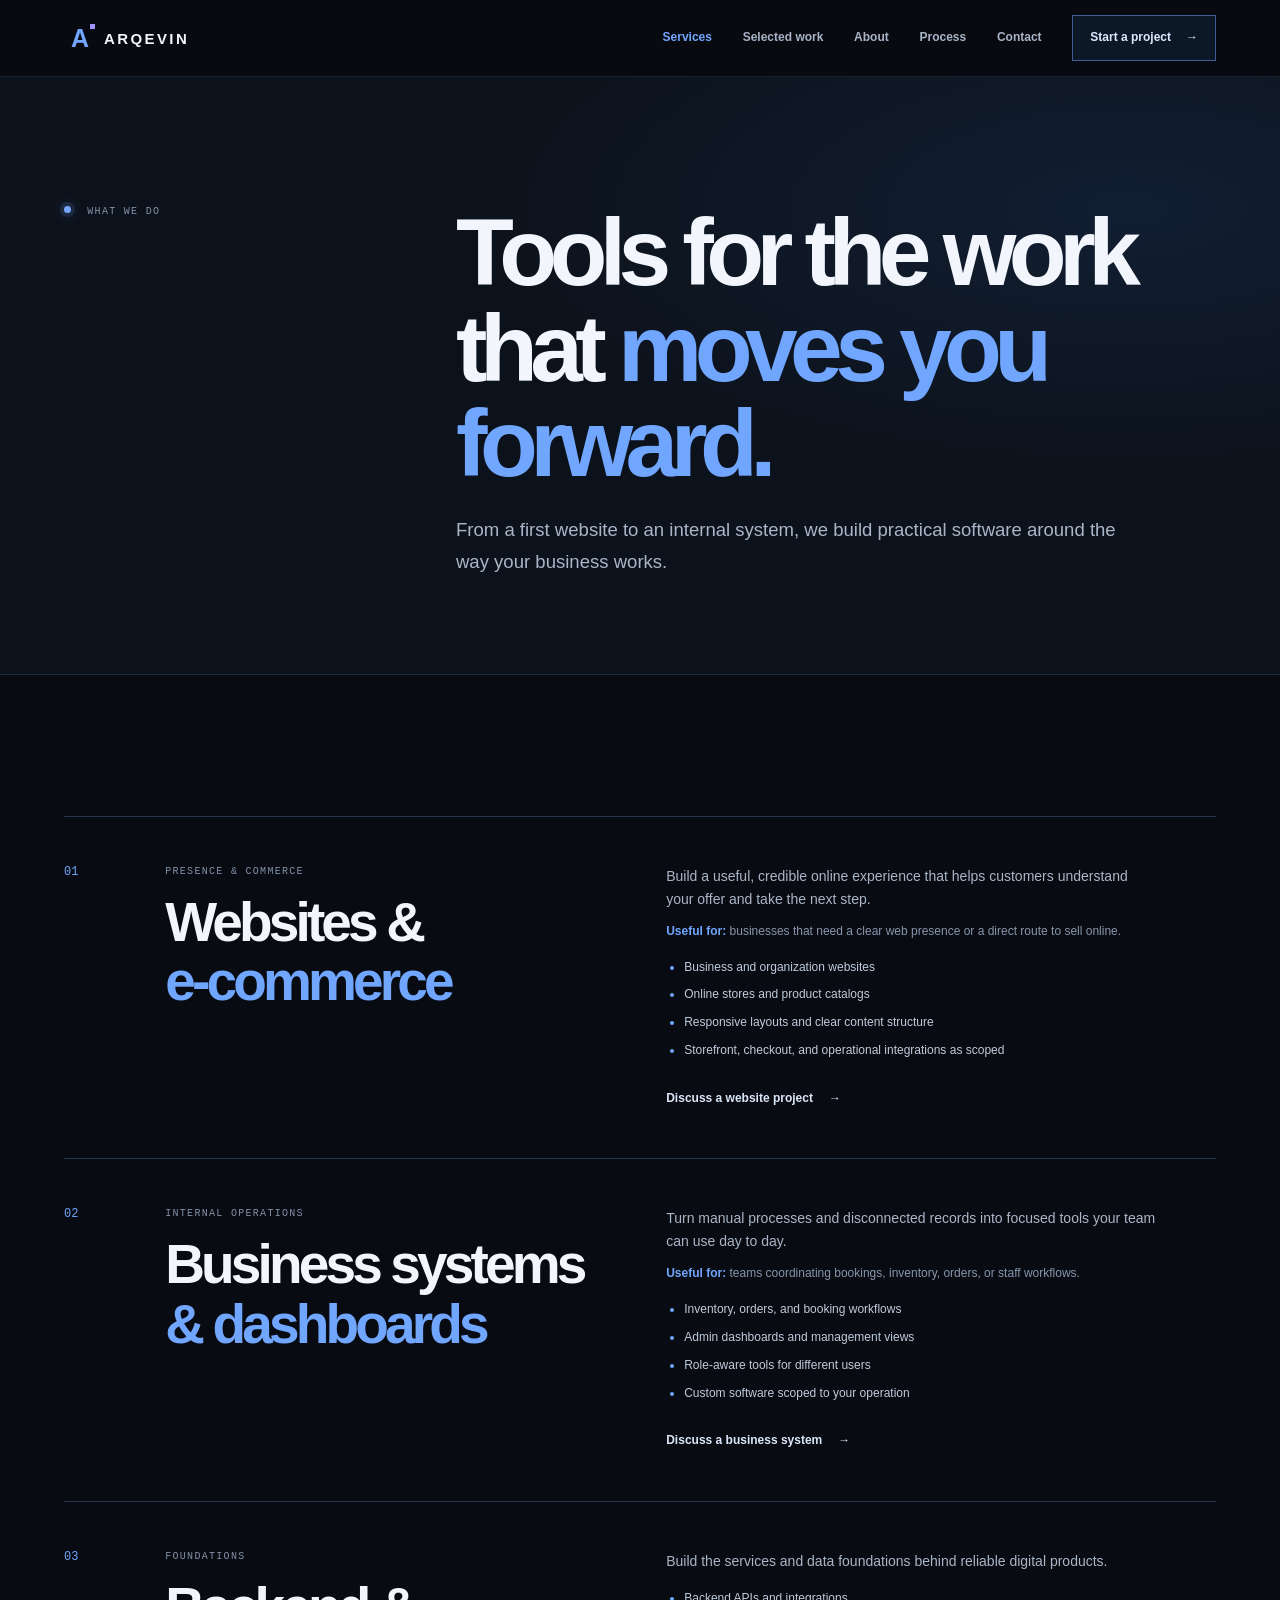
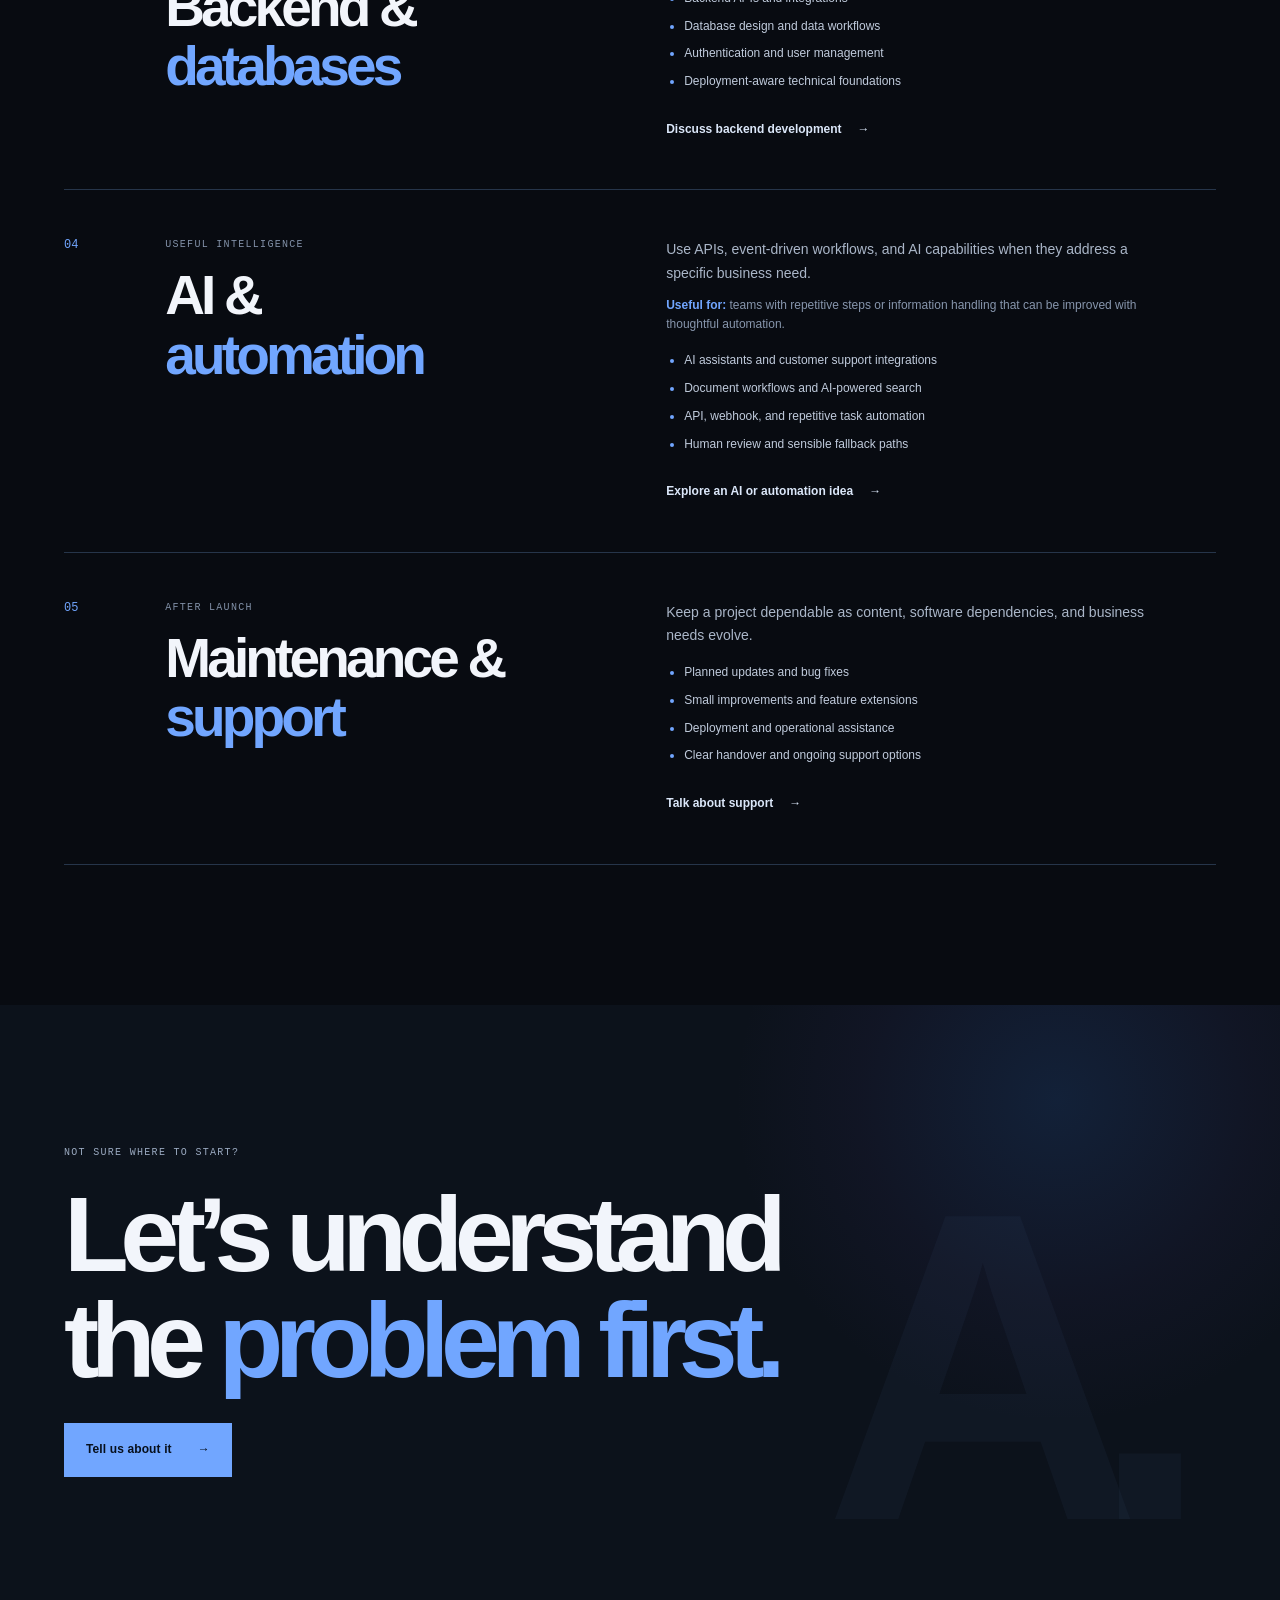
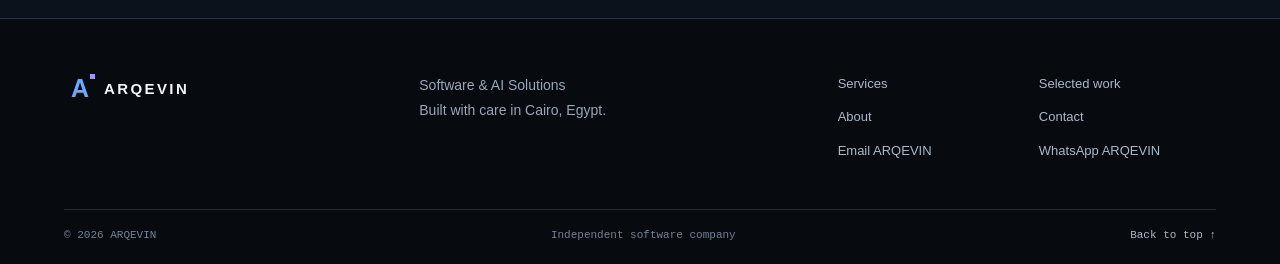
<file: services.html>
<!doctype html>
<html lang="en">
  <head>
    <meta charset="utf-8" />
    <meta name="viewport" content="width=device-width, initial-scale=1" />
    <meta name="theme-color" content="#101311" />
    <meta
      name="description"
      content="Explore ARQEVIN services: websites, e-commerce, business systems, backend development, AI integrations, automation, and support."
    />
    <meta property="og:type" content="website" />
    <meta property="og:title" content="Services — ARQEVIN" />
    <meta
      property="og:description"
      content="Practical software services shaped around your business needs."
    />
    <meta
      property="og:image"
      content="https://arqevin-fxw.pages.dev/assets/arqevin-social.svg"
    />
    <meta
      property="og:image:alt"
      content="ARQEVIN — Software and AI solutions for businesses"
    />
    <meta property="og:image:width" content="1200" />
    <meta property="og:image:height" content="630" />
    <meta name="twitter:card" content="summary_large_image" />
    <meta name="twitter:title" content="Services — ARQEVIN" />
    <meta
      name="twitter:description"
      content="Practical software services shaped around your business needs."
    />
    <meta
      name="twitter:image"
      content="https://arqevin-fxw.pages.dev/assets/arqevin-social.svg"
    />
    <meta property="og:url" content="https://arqevin-fxw.pages.dev/services" />
    <title>Services — ARQEVIN</title>
    <link rel="canonical" href="https://arqevin-fxw.pages.dev/services" />
    <link rel="icon" href="/assets/favicon.svg" type="image/svg+xml" />
    <link rel="stylesheet" href="/assets/css/site.css" />
    <script src="/assets/js/site.js" defer></script>
  </head>
  <body>
    <a class="skip-link" href="#main">Skip to content</a>
    <header class="site-header">
      <div class="container nav-wrap">
        <a class="brand" href="/" aria-label="ARQEVIN home"
          ><span class="brand-mark" aria-hidden="true">A<span></span></span
          ><span class="brand-name">ARQEVIN</span></a
        ><button
          class="menu-toggle"
          type="button"
          aria-expanded="false"
          aria-controls="primary-nav"
        >
          <span></span><span></span><span class="sr-only">Open navigation</span>
        </button>
        <nav class="primary-nav" id="primary-nav" aria-label="Main navigation">
          <a aria-current="page" href="/services.html">Services</a
          ><a href="/work.html">Selected work</a><a href="/about.html">About</a
          ><a href="/process.html">Process</a><a href="/contact.html">Contact</a
          ><a class="nav-cta" href="/contact.html"
            >Start a project <span aria-hidden="true">→</span></a
          >
        </nav>
      </div>
    </header>
    <main id="main">
      <section class="page-hero">
        <div class="container page-hero-grid">
          <p class="eyebrow"><span class="status-dot"></span> What we do</p>
          <div>
            <h1>Tools for the work<br />that <em>moves you forward.</em></h1>
            <p class="hero-lede">
              From a first website to an internal system, we build practical
              software around the way your business works.
            </p>
          </div>
        </div>
      </section>
      <section class="services-detail section-pad">
        <div class="container detail-list">
          <article class="detail-item" id="websites">
            <span class="detail-index">01</span>
            <div>
              <p class="eyebrow">Presence & commerce</p>
              <h2>Websites &<br /><em>e-commerce</em></h2>
            </div>
            <div class="detail-copy">
              <p>
                Build a useful, credible online experience that helps customers
                understand your offer and take the next step.
              </p>
              <p class="service-fit">
                <strong>Useful for:</strong> businesses that need a clear web
                presence or a direct route to sell online.
              </p>
              <ul>
                <li>Business and organization websites</li>
                <li>Online stores and product catalogs</li>
                <li>Responsive layouts and clear content structure</li>
                <li>
                  Storefront, checkout, and operational integrations as scoped
                </li>
              </ul>
              <a
                class="arrow-link"
                href="https://wa.me/201023484243?text=Hello%20ARQEVIN%2C%20I%27d%20like%20to%20discuss%20a%20website%20or%20e-commerce%20project."
                target="_blank"
                rel="noopener noreferrer"
                >Discuss a website project <span aria-hidden="true">→</span></a
              >
            </div>
          </article>
          <article class="detail-item" id="systems">
            <span class="detail-index">02</span>
            <div>
              <p class="eyebrow">Internal operations</p>
              <h2>Business systems<br /><em>& dashboards</em></h2>
            </div>
            <div class="detail-copy">
              <p>
                Turn manual processes and disconnected records into focused
                tools your team can use day to day.
              </p>
              <p class="service-fit">
                <strong>Useful for:</strong> teams coordinating bookings,
                inventory, orders, or staff workflows.
              </p>
              <ul>
                <li>Inventory, orders, and booking workflows</li>
                <li>Admin dashboards and management views</li>
                <li>Role-aware tools for different users</li>
                <li>Custom software scoped to your operation</li>
              </ul>
              <a
                class="arrow-link"
                href="https://wa.me/201023484243?text=Hello%20ARQEVIN%2C%20I%27d%20like%20to%20discuss%20a%20business%20system%20project."
                target="_blank"
                rel="noopener noreferrer"
                >Discuss a business system <span aria-hidden="true">→</span></a
              >
            </div>
          </article>
          <article class="detail-item" id="backend">
            <span class="detail-index">03</span>
            <div>
              <p class="eyebrow">Foundations</p>
              <h2>Backend &<br /><em>databases</em></h2>
            </div>
            <div class="detail-copy">
              <p>
                Build the services and data foundations behind reliable digital
                products.
              </p>
              <ul>
                <li>Backend APIs and integrations</li>
                <li>Database design and data workflows</li>
                <li>Authentication and user management</li>
                <li>Deployment-aware technical foundations</li>
              </ul>
              <a
                class="arrow-link"
                href="https://wa.me/201023484243?text=Hello%20ARQEVIN%2C%20I%27d%20like%20to%20discuss%20backend%20or%20database%20work."
                target="_blank"
                rel="noopener noreferrer"
                >Discuss backend development
                <span aria-hidden="true">→</span></a
              >
            </div>
          </article>
          <article class="detail-item" id="intelligence">
            <span class="detail-index">04</span>
            <div>
              <p class="eyebrow">Useful intelligence</p>
              <h2>AI &<br /><em>automation</em></h2>
            </div>
            <div class="detail-copy">
              <p>
                Use APIs, event-driven workflows, and AI capabilities when they
                address a specific business need.
              </p>
              <p class="service-fit">
                <strong>Useful for:</strong> teams with repetitive steps or
                information handling that can be improved with thoughtful
                automation.
              </p>
              <ul>
                <li>AI assistants and customer support integrations</li>
                <li>Document workflows and AI-powered search</li>
                <li>API, webhook, and repetitive task automation</li>
                <li>Human review and sensible fallback paths</li>
              </ul>
              <a
                class="arrow-link"
                href="https://wa.me/201023484243?text=Hello%20ARQEVIN%2C%20I%27d%20like%20to%20discuss%20an%20AI%20or%20automation%20project."
                target="_blank"
                rel="noopener noreferrer"
                >Explore an AI or automation idea
                <span aria-hidden="true">→</span></a
              >
            </div>
          </article>
          <article class="detail-item" id="support">
            <span class="detail-index">05</span>
            <div>
              <p class="eyebrow">After launch</p>
              <h2>Maintenance &<br /><em>support</em></h2>
            </div>
            <div class="detail-copy">
              <p>
                Keep a project dependable as content, software dependencies, and
                business needs evolve.
              </p>
              <ul>
                <li>Planned updates and bug fixes</li>
                <li>Small improvements and feature extensions</li>
                <li>Deployment and operational assistance</li>
                <li>Clear handover and ongoing support options</li>
              </ul>
              <a
                class="arrow-link"
                href="https://wa.me/201023484243?text=Hello%20ARQEVIN%2C%20I%27d%20like%20to%20discuss%20maintenance%20or%20support."
                target="_blank"
                rel="noopener noreferrer"
                >Talk about support <span aria-hidden="true">→</span></a
              >
            </div>
          </article>
        </div>
      </section>
      <section class="closing-cta section-pad">
        <div class="container closing-inner">
          <p class="eyebrow">Not sure where to start?</p>
          <h2>Let’s understand<br />the <em>problem first.</em></h2>
          <a class="button button-light" href="/contact.html"
            >Tell us about it <span aria-hidden="true">→</span></a
          ><span class="cta-mark" aria-hidden="true">A.</span>
        </div>
      </section>
    </main>
    <footer class="site-footer">
      <div class="container footer-main">
        <a class="brand brand-footer" href="/" aria-label="ARQEVIN home"
          ><span class="brand-mark" aria-hidden="true">A<span></span></span
          ><span class="brand-name">ARQEVIN</span></a
        >
        <p>Software & AI Solutions<br />Built with care in Cairo, Egypt.</p>
        <div class="footer-links">
          <a href="/services.html">Services</a
          ><a href="/work.html">Selected work</a><a href="/about.html">About</a
          ><a href="/contact.html">Contact</a
          ><a href="mailto:adamadel3224@gmail.com">Email ARQEVIN</a
          ><a
            href="https://wa.me/201023484243"
            target="_blank"
            rel="noopener noreferrer"
            >WhatsApp ARQEVIN</a
          >
        </div>
      </div>
      <div class="container footer-bottom">
        <span>© <span data-year></span> ARQEVIN</span
        ><span>Independent software company</span
        ><a href="#main">Back to top ↑</a>
      </div>
    </footer>
  </body>
</html>
</file>
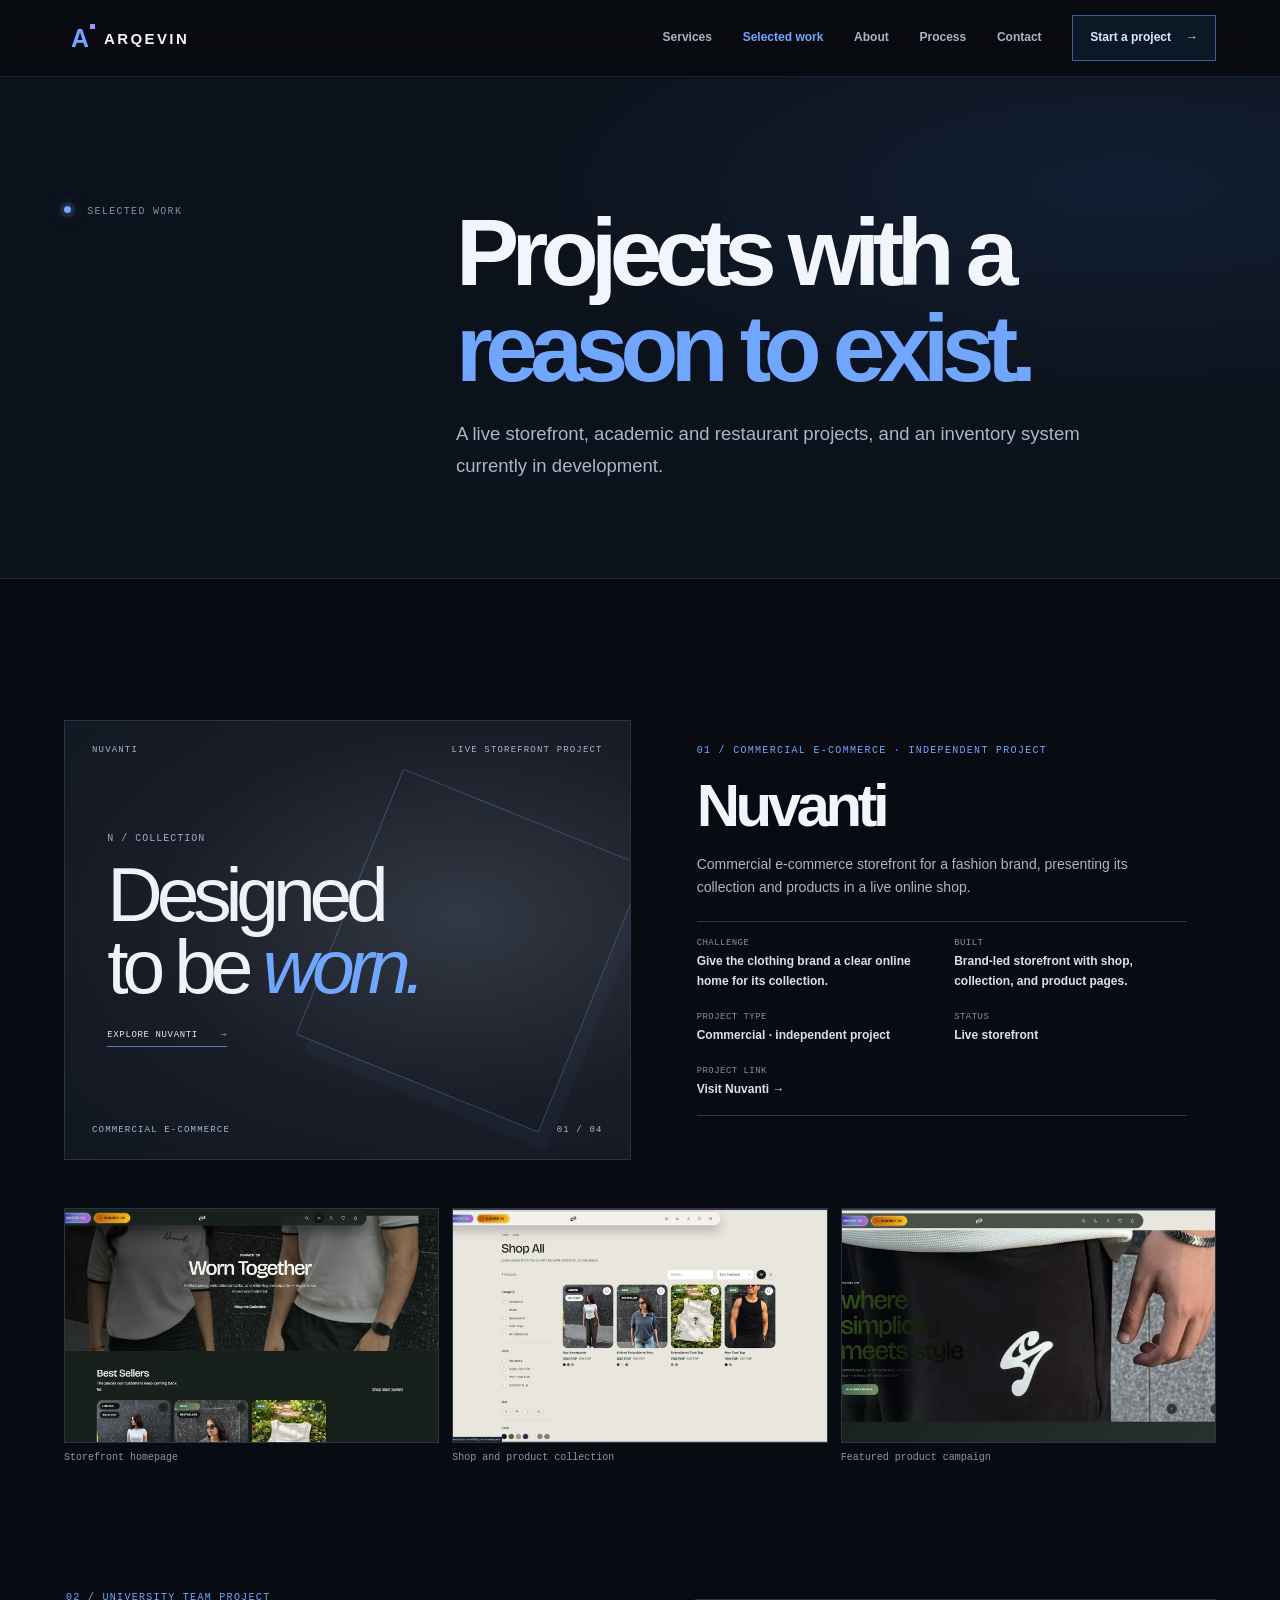
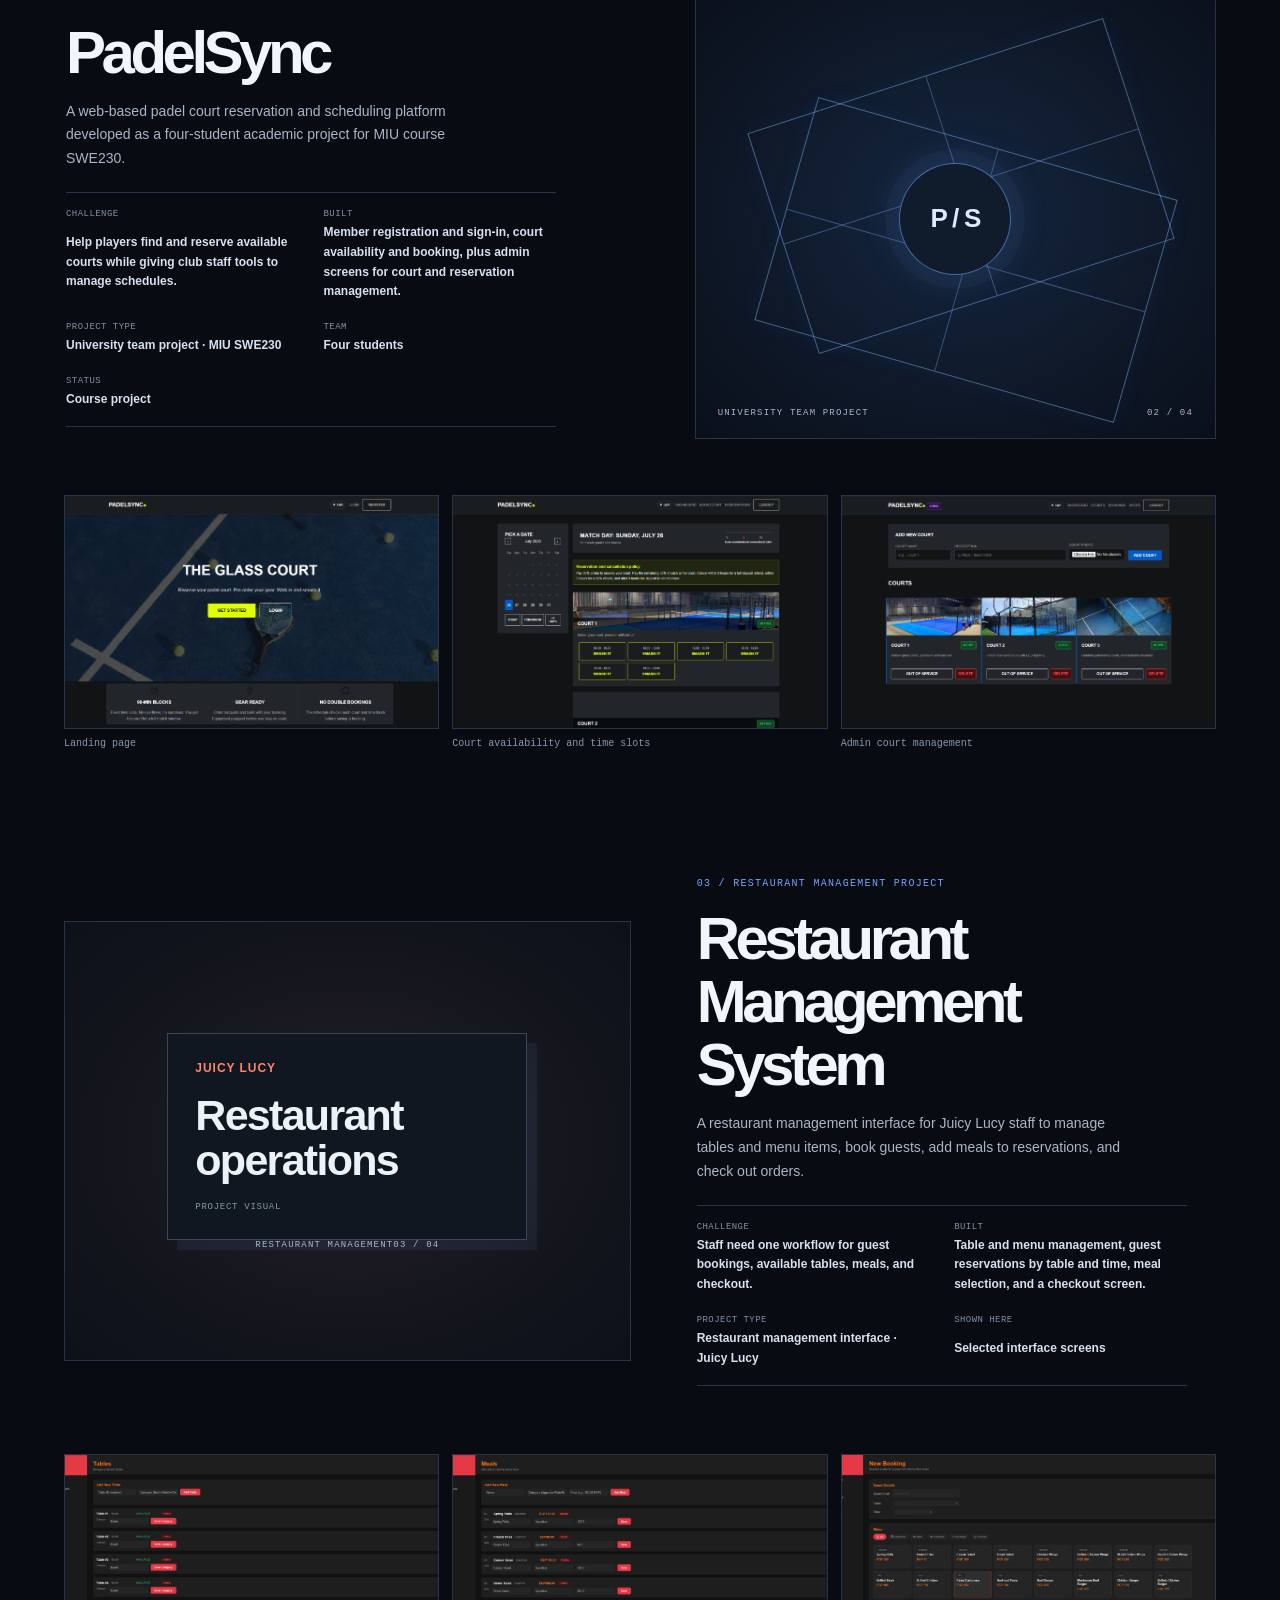
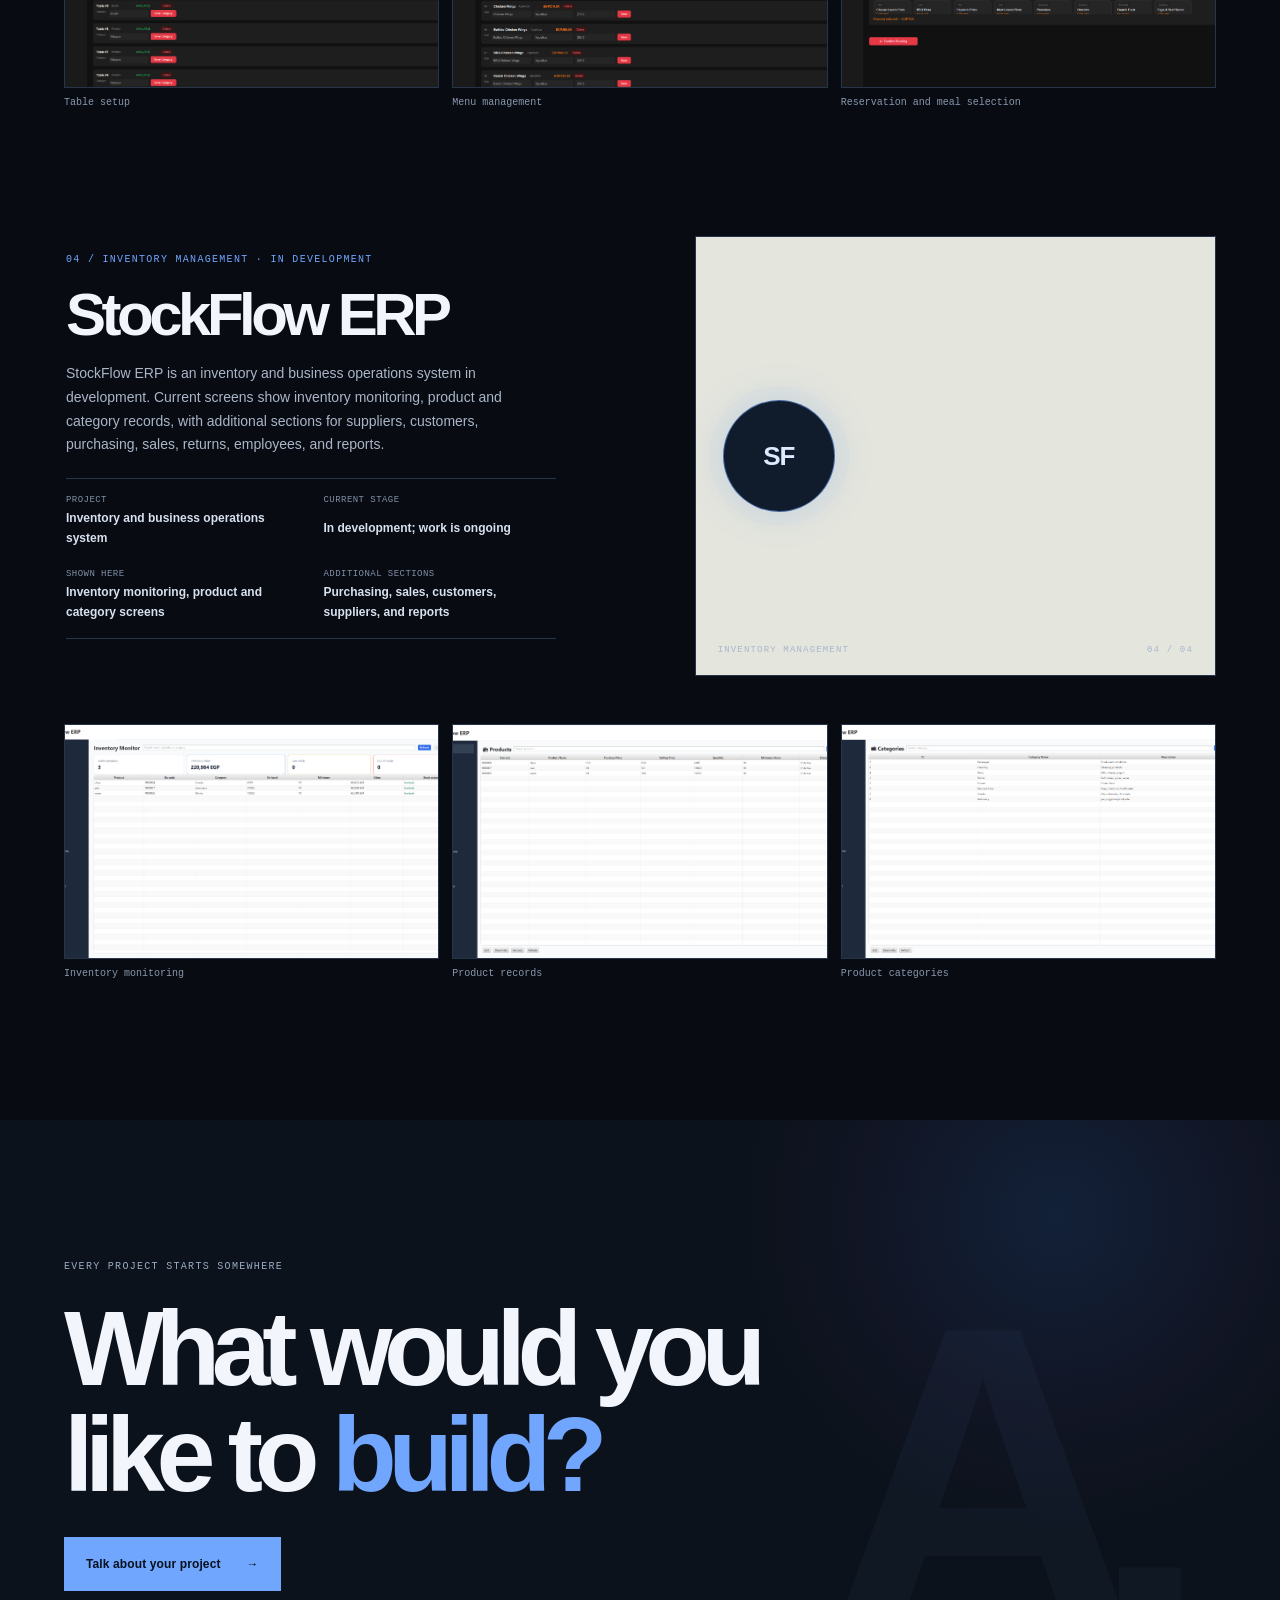
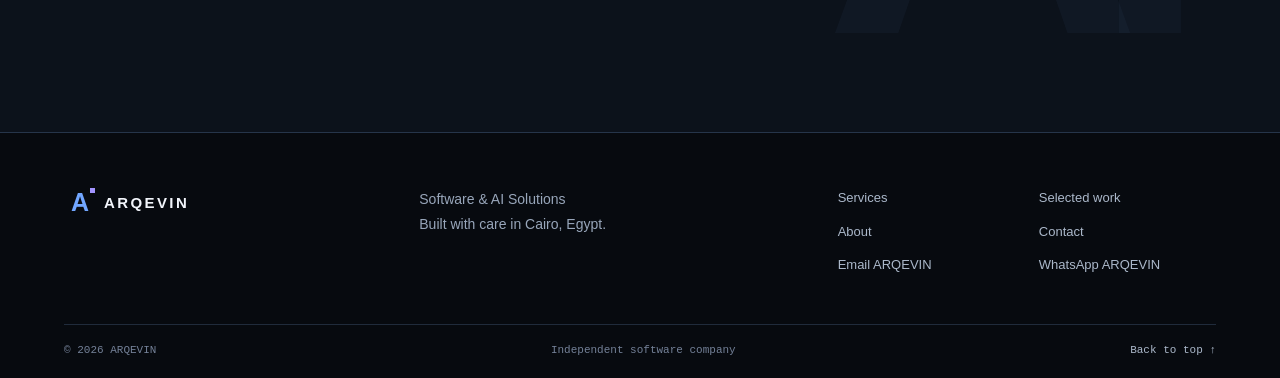
<file: work.html>
<!doctype html>
<html lang="en">
  <head>
    <meta charset="utf-8" />
    <meta name="viewport" content="width=device-width, initial-scale=1" />
    <meta name="theme-color" content="#101311" />
    <meta
      name="description"
      content="Selected ARQEVIN projects: a live e-commerce storefront, an academic team project, restaurant workflows, and an inventory system in development."
    />
    <meta property="og:type" content="website" />
    <meta property="og:title" content="Selected work — ARQEVIN" />
    <meta
      property="og:description"
      content="A transparent look at independent and academic software projects."
    />
    <meta
      property="og:image"
      content="https://arqevin-fxw.pages.dev/assets/arqevin-social.svg"
    />
    <meta
      property="og:image:alt"
      content="ARQEVIN — Software and AI solutions for businesses"
    />
    <meta property="og:image:width" content="1200" />
    <meta property="og:image:height" content="630" />
    <meta name="twitter:card" content="summary_large_image" />
    <meta name="twitter:title" content="Selected work — ARQEVIN" />
    <meta
      name="twitter:description"
      content="A transparent look at independent and academic software projects."
    />
    <meta
      name="twitter:image"
      content="https://arqevin-fxw.pages.dev/assets/arqevin-social.svg"
    />
    <meta property="og:url" content="https://arqevin-fxw.pages.dev/work" />
    <title>Selected work — ARQEVIN</title>
    <link rel="canonical" href="https://arqevin-fxw.pages.dev/work" />
    <link rel="icon" href="/assets/favicon.svg" type="image/svg+xml" />
    <link rel="stylesheet" href="/assets/css/site.css" />
    <script src="/assets/js/site.js" defer></script>
    <script src="/assets/js/projects.js" defer></script>
  </head>
  <body>
    <a class="skip-link" href="#main">Skip to content</a>
    <header class="site-header">
      <div class="container nav-wrap">
        <a class="brand" href="/" aria-label="ARQEVIN home"
          ><span class="brand-mark" aria-hidden="true">A<span></span></span
          ><span class="brand-name">ARQEVIN</span></a
        ><button
          class="menu-toggle"
          type="button"
          aria-expanded="false"
          aria-controls="primary-nav"
        >
          <span></span><span></span><span class="sr-only">Open navigation</span>
        </button>
        <nav class="primary-nav" id="primary-nav" aria-label="Main navigation">
          <a href="/services.html">Services</a
          ><a aria-current="page" href="/work.html">Selected work</a
          ><a href="/about.html">About</a><a href="/process.html">Process</a
          ><a href="/contact.html">Contact</a
          ><a class="nav-cta" href="/contact.html"
            >Start a project <span aria-hidden="true">→</span></a
          >
        </nav>
      </div>
    </header>
    <main id="main">
      <section class="page-hero">
        <div class="container page-hero-grid">
          <p class="eyebrow"><span class="status-dot"></span> Selected work</p>
          <div>
            <h1>Projects with a<br /><em>reason to exist.</em></h1>
            <p class="hero-lede">
              A live storefront, academic and restaurant projects, and an
              inventory system currently in development.
            </p>
          </div>
        </div>
      </section>
      <section class="work-list section-pad">
        <div class="container project-notes" id="project-list">
          <article class="case-study case-study-featured" id="nuvanti">
            <div class="case-visual visual-nuvanti">
              <div class="visual-top">
                <span>NUVANTI</span><span>LIVE STOREFRONT PROJECT</span>
              </div>
              <div class="visual-body">
                <span class="visual-kicker">N / COLLECTION</span
                ><span class="visual-title"
                  >Designed<br />to be <i>worn.</i></span
                ><span class="visual-button">EXPLORE NUVANTI <b>→</b></span>
              </div>
              <div class="visual-bottom">
                <span>COMMERCIAL E-COMMERCE</span><span>01 / 04</span>
              </div>
            </div>
            <div class="case-content">
              <p class="eyebrow">
                01 / Commercial e-commerce · Independent project
              </p>
              <h2>Nuvanti</h2>
              <p class="case-summary" data-project-summary="nuvanti">
                Commercial e-commerce storefront for a fashion brand, presenting
                its collection and products in a live online shop.
              </p>
              <div class="case-meta">
                <div>
                  <span>Challenge</span
                  ><strong
                    >Give the clothing brand a clear online home for its
                    collection.</strong
                  >
                </div>
                <div>
                  <span>Built</span
                  ><strong
                    >Brand-led storefront with shop, collection, and product
                    pages.</strong
                  >
                </div>
                <div>
                  <span>Project type</span
                  ><strong>Commercial · independent project</strong>
                </div>
                <div><span>Status</span><strong>Live storefront</strong></div>
                <div>
                  <span>Project link</span
                  ><strong
                    ><a
                      href="https://nuvanti-shop.pages.dev/"
                      target="_blank"
                      rel="noopener noreferrer"
                      >Visit Nuvanti →</a
                    ></strong
                  >
                </div>
              </div>
            </div>
            <div
              class="case-gallery"
              aria-label="Nuvanti storefront screenshots"
            >
              <figure>
                <img
                  src="/assets/images/nuvanti/home.jpg"
                  alt="Nuvanti clothing storefront homepage featuring its clothing collection"
                  loading="lazy"
                />
                <figcaption>Storefront homepage</figcaption>
              </figure>
              <figure>
                <img
                  src="/assets/images/nuvanti/shop-all.jpg"
                  alt="Nuvanti shop page showing product filters and a clothing collection"
                  loading="lazy"
                />
                <figcaption>Shop and product collection</figcaption>
              </figure>
              <figure>
                <img
                  src="/assets/images/nuvanti/featured-product.jpg"
                  alt="Nuvanti product campaign page for its embroidered sweatpants"
                  loading="lazy"
                />
                <figcaption>Featured product campaign</figcaption>
              </figure>
            </div>
          </article>
          <article class="case-study" id="padelsync">
            <div class="case-visual visual-padel">
              <span class="abstract-court court-one"></span
              ><span class="abstract-court court-two"></span
              ><span class="visual-stamp">P / S</span
              ><span class="visual-bottom"
                ><span>UNIVERSITY TEAM PROJECT</span><span>02 / 04</span></span
              >
            </div>
            <div class="case-content">
              <p class="eyebrow">02 / University team project</p>
              <h2>PadelSync</h2>
              <p class="case-summary" data-project-summary="padelsync">
                A web-based padel court reservation and scheduling platform
                developed as a four-student academic project for MIU course
                SWE230. Members can register, check court availability, and
                reserve time slots; admins can manage courts and reservations.
              </p>
              <div class="case-meta">
                <div>
                  <span>Challenge</span
                  ><strong
                    >Help players find and reserve available courts while giving
                    club staff tools to manage schedules.</strong
                  >
                </div>
                <div>
                  <span>Built</span
                  ><strong
                    >Member registration and sign-in, court availability and
                    booking, plus admin screens for court and reservation
                    management.</strong
                  >
                </div>
                <div>
                  <span>Project type</span
                  ><strong>University team project · MIU SWE230</strong>
                </div>
                <div><span>Team</span><strong>Four students</strong></div>
                <div><span>Status</span><strong>Course project</strong></div>
              </div>
            </div>
            <div
              class="case-gallery"
              aria-label="PadelSync project screenshots"
            >
              <figure>
                <img
                  src="/assets/images/padelsync/home.png"
                  alt="PadelSync landing page with court booking introduction"
                  loading="lazy"
                />
                <figcaption>Landing page</figcaption>
              </figure>
              <figure>
                <img
                  src="/assets/images/padelsync/book-court.png"
                  alt="PadelSync court booking page showing a date picker and available time slots"
                  loading="lazy"
                />
                <figcaption>Court availability and time slots</figcaption>
              </figure>
              <figure>
                <img
                  src="/assets/images/padelsync/manage-courts.png"
                  alt="PadelSync admin screen for managing court listings"
                  loading="lazy"
                />
                <figcaption>Admin court management</figcaption>
              </figure>
            </div>
          </article>

          <article class="case-study" id="restaurant-management">
            <div class="case-visual visual-restaurant">
              <div class="restaurant-board">
                <span>JUICY LUCY</span
                ><strong>Restaurant<br />operations</strong
                ><small>PROJECT VISUAL</small>
              </div>
              <span class="visual-bottom"
                ><span>RESTAURANT MANAGEMENT</span><span>03 / 04</span></span
              >
            </div>
            <div class="case-content">
              <p class="eyebrow">03 / Restaurant management project</p>
              <h2>Restaurant Management System</h2>
              <p
                class="case-summary"
                data-project-summary="restaurant-management"
              >
                A restaurant management interface for Juicy Lucy staff to manage
                tables and menu items, book guests, add meals to reservations,
                and check out orders.
              </p>
              <div class="case-meta">
                <div>
                  <span>Challenge</span
                  ><strong
                    >Staff need one workflow for guest bookings, available
                    tables, meals, and checkout.</strong
                  >
                </div>
                <div>
                  <span>Built</span
                  ><strong
                    >Table and menu management, guest reservations by table and
                    time, meal selection, and a checkout screen.</strong
                  >
                </div>
                <div>
                  <span>Project type</span
                  ><strong>Restaurant management interface · Juicy Lucy</strong>
                </div>
                <div>
                  <span>Shown here</span
                  ><strong>Selected interface screens</strong>
                </div>
              </div>
            </div>
            <div
              class="case-gallery"
              aria-label="Restaurant management project screenshots"
            >
              <figure>
                <img
                  src="/assets/images/restaurant-management/tables.png"
                  alt="Juicy Lucy restaurant admin screen for adding and organizing tables"
                  loading="lazy"
                />
                <figcaption>Table setup</figcaption>
              </figure>
              <figure>
                <img
                  src="/assets/images/restaurant-management/meals.png"
                  alt="Juicy Lucy restaurant admin screen for adding and editing menu items"
                  loading="lazy"
                />
                <figcaption>Menu management</figcaption>
              </figure>
              <figure>
                <img
                  src="/assets/images/restaurant-management/new-booking.png"
                  alt="Juicy Lucy receptionist reservation screen with empty guest details and meal choices"
                  loading="lazy"
                />
                <figcaption>Reservation and meal selection</figcaption>
              </figure>
            </div>
          </article>
          <article class="case-study" id="stockflow">
            <div class="case-visual visual-inventory">
              <span class="visual-stamp">SF</span>
              <span class="visual-bottom"
                ><span>INVENTORY MANAGEMENT</span><span>04 / 04</span></span
              >
            </div>
            <div class="case-content">
              <p class="eyebrow">04 / Inventory management · In development</p>
              <h2>StockFlow ERP</h2>
              <p class="case-summary" data-project-summary="stockflow">
                StockFlow ERP is an inventory and business operations system
                currently in development. Its current screens show inventory
                monitoring, products, and categories, alongside sections for
                suppliers, customers, purchases, sales, returns, employees, and
                reports.
              </p>
              <div class="case-meta">
                <div>
                  <span>Project</span
                  ><strong>Inventory and business operations system</strong>
                </div>
                <div>
                  <span>Current stage</span
                  ><strong>In development; work is ongoing</strong>
                </div>
                <div>
                  <span>Shown here</span
                  ><strong>Inventory monitoring, product and category screens</strong>
                </div>
                <div>
                  <span>Additional sections</span
                  ><strong>Purchasing, sales, customers, suppliers, and reports</strong>
                </div>
              </div>
            </div>
            <div
              class="case-gallery"
              aria-label="StockFlow ERP inventory management screenshots"
            >
              <figure>
                <img
                  src="/assets/images/inventory-management/inventory-monitor.png"
                  alt="StockFlow ERP inventory monitor showing product stock levels and inventory value"
                  loading="lazy"
                />
                <figcaption>Inventory monitoring</figcaption>
              </figure>
              <figure>
                <img
                  src="/assets/images/inventory-management/products.png"
                  alt="StockFlow ERP product list with barcode, prices, quantities, and stock thresholds"
                  loading="lazy"
                />
                <figcaption>Product records</figcaption>
              </figure>
              <figure>
                <img
                  src="/assets/images/inventory-management/categories.png"
                  alt="StockFlow ERP category list with category names and descriptions"
                  loading="lazy"
                />
                <figcaption>Product categories</figcaption>
              </figure>
            </div>
          </article>
        </div>
      </section>
      <section class="closing-cta section-pad">
        <div class="container closing-inner">
          <p class="eyebrow">Every project starts somewhere</p>
          <h2>What would you<br />like to <em>build?</em></h2>
          <a class="button button-light" href="/contact.html"
            >Talk about your project <span aria-hidden="true">→</span></a
          ><span class="cta-mark" aria-hidden="true">A.</span>
        </div>
      </section>
    </main>
    <footer class="site-footer">
      <div class="container footer-main">
        <a class="brand brand-footer" href="/" aria-label="ARQEVIN home"
          ><span class="brand-mark" aria-hidden="true">A<span></span></span
          ><span class="brand-name">ARQEVIN</span></a
        >
        <p>Software & AI Solutions<br />Built with care in Cairo, Egypt.</p>
        <div class="footer-links">
          <a href="/services.html">Services</a
          ><a href="/work.html">Selected work</a><a href="/about.html">About</a
          ><a href="/contact.html">Contact</a
          ><a href="mailto:adamadel3224@gmail.com">Email ARQEVIN</a
          ><a
            href="https://wa.me/201023484243"
            target="_blank"
            rel="noopener noreferrer"
            >WhatsApp ARQEVIN</a
          >
        </div>
      </div>
      <div class="container footer-bottom">
        <span>© <span data-year></span> ARQEVIN</span
        ><span>Independent software company</span
        ><a href="#main">Back to top ↑</a>
      </div>
    </footer>
  </body>
</html>
</file>
<file: assets/css/site.css>
:root {
  color-scheme: light;
  --paper: #f4f3ee;
  --paper-deep: #ebeae3;
  --ink: #192421;
  --ink-soft: #525c55;
  --ink-muted: #82887f;
  --line: #d8d9d0;
  --lime: #d7ed75;
  --lime-deep: #b9d44f;
  --white: #fffefa;
  --display: "Segoe UI", Arial, sans-serif;
  --body: "Segoe UI", Arial, sans-serif;
  --mono: "Cascadia Mono", Consolas, monospace;
  --container: 1240px;
  --gutter: clamp(22px, 5vw, 76px);
}

* {
  box-sizing: border-box;
}
html {
  scroll-behavior: smooth;
  scroll-padding-top: 90px;
}
body {
  margin: 0;
  background: var(--paper);
  color: var(--ink);
  font-family: var(--body);
  font-size: 16px;
  line-height: 1.6;
  -webkit-font-smoothing: antialiased;
}
img,
svg {
  display: block;
  max-width: 100%;
}
a {
  color: inherit;
}
button,
input,
select,
textarea {
  font: inherit;
}
button,
a {
  -webkit-tap-highlight-color: transparent;
}
.container {
  width: min(var(--container), calc(100% - var(--gutter) * 2));
  margin-inline: auto;
}
.sr-only {
  position: absolute;
  width: 1px;
  height: 1px;
  padding: 0;
  margin: -1px;
  overflow: hidden;
  clip: rect(0, 0, 0, 0);
  white-space: nowrap;
  border: 0;
}
.skip-link {
  position: fixed;
  z-index: 100;
  top: 10px;
  left: 10px;
  transform: translateY(-150%);
  background: var(--lime);
  color: var(--ink);
  padding: 10px 16px;
  font-weight: 700;
}
.skip-link:focus {
  transform: translateY(0);
}
:focus-visible {
  outline: 3px solid #788e16;
  outline-offset: 4px;
}
.eyebrow {
  margin: 0;
  color: var(--ink-soft);
  font: 500 11px/1.4 var(--mono);
  letter-spacing: 0.09em;
  text-transform: uppercase;
}
.status-dot {
  display: inline-block;
  width: 7px;
  height: 7px;
  margin: 0 9px 1px 0;
  border-radius: 50%;
  background: #87a51d;
  box-shadow: 0 0 0 4px rgba(135, 165, 29, 0.13);
}
h1,
h2,
h3,
p {
  margin-top: 0;
}
h1,
h2,
h3 {
  font-family: var(--display);
  letter-spacing: -0.055em;
}
h1 em,
h2 em,
.statement em {
  color: #788c48;
  font-style: normal;
}
.section-pad {
  padding-block: clamp(76px, 10vw, 144px);
}

/* Shared navigation and footer */
.site-header {
  position: sticky;
  z-index: 20;
  top: 0;
  background: rgba(244, 243, 238, 0.94);
  border-bottom: 1px solid rgba(25, 36, 33, 0.08);
  backdrop-filter: blur(12px);
}
.nav-wrap {
  display: flex;
  min-height: 78px;
  align-items: center;
  justify-content: space-between;
}
.brand {
  display: inline-flex;
  align-items: center;
  gap: 11px;
  color: var(--ink);
  text-decoration: none;
}
.brand-mark {
  position: relative;
  display: grid;
  width: 29px;
  height: 31px;
  place-items: center;
  font: 800 25px/0.9 var(--display);
  letter-spacing: -0.12em;
}
.brand-mark span {
  position: absolute;
  top: 1px;
  right: -2px;
  width: 5px;
  height: 5px;
  background: #8da927;
}
.brand-name {
  font: 800 15px/1 var(--display);
  letter-spacing: 0.13em;
}
.primary-nav {
  display: flex;
  height: 78px;
  align-items: center;
  gap: clamp(20px, 3vw, 39px);
}
.primary-nav a {
  color: #48524c;
  font-size: 13px;
  font-weight: 600;
  text-decoration: none;
  transition: color 0.18s ease;
}
.primary-nav a:hover,
.primary-nav a[aria-current="page"] {
  color: #7c921e;
}
.primary-nav .nav-cta {
  display: inline-flex;
  align-items: center;
  gap: 15px;
  padding: 12px 16px;
  background: var(--ink);
  color: var(--paper);
}
.primary-nav .nav-cta:hover {
  background: #304038;
  color: var(--lime);
}
.menu-toggle {
  display: none;
}
.site-footer {
  padding: 54px 0 20px;
  background: var(--ink);
  color: var(--paper);
}
.footer-main {
  display: grid;
  grid-template-columns: 1.2fr 1.5fr 1fr;
  align-items: start;
  gap: 36px;
  padding-bottom: 48px;
}
.brand-footer {
  color: var(--paper);
}
.footer-main > p {
  margin: 0;
  color: #c2c7bd;
  font-size: 14px;
  line-height: 1.8;
}
.footer-links {
  display: grid;
  grid-template-columns: 1fr 1fr;
  gap: 12px 24px;
}
.footer-links a,
.footer-bottom a {
  color: #d3d7cf;
  font-size: 13px;
  text-decoration: none;
}
.footer-links a:hover,
.footer-bottom a:hover {
  color: var(--lime);
}
.footer-bottom {
  display: flex;
  justify-content: space-between;
  gap: 16px;
  padding-top: 17px;
  border-top: 1px solid rgba(244, 243, 238, 0.2);
  color: #aab1a7;
  font: 11px/1.5 var(--mono);
}
.footer-bottom a {
  font: inherit;
}

/* Home hero */
.hero {
  overflow: hidden;
  padding-top: clamp(60px, 8vw, 112px);
  background: var(--paper);
}
.hero-grid {
  display: grid;
  grid-template-columns: 1fr 0.9fr;
  min-height: 490px;
  align-items: center;
  gap: 6%;
}
.hero-copy {
  padding-bottom: 32px;
}
.hero-copy h1 {
  max-width: 690px;
  margin: 27px 0 23px;
  font-size: clamp(51px, 7vw, 92px);
  line-height: 0.99;
  font-weight: 600;
}
.hero-lede {
  max-width: 550px;
  margin-bottom: 30px;
  color: var(--ink-soft);
  font-size: clamp(17px, 1.5vw, 20px);
  line-height: 1.65;
}
.button-row {
  display: flex;
  flex-wrap: wrap;
  align-items: center;
  gap: 11px 27px;
}
.button {
  display: inline-flex;
  min-height: 52px;
  align-items: center;
  justify-content: center;
  gap: 26px;
  padding: 0 20px;
  border: 1px solid transparent;
  font-size: 13px;
  font-weight: 700;
  text-decoration: none;
  transition:
    transform 0.18s ease,
    background-color 0.18s ease;
}
.button:hover {
  transform: translateY(-2px);
}
.button-dark {
  background: var(--ink);
  color: var(--paper);
}
.button-dark:hover {
  background: #304038;
}
.button-light {
  background: var(--lime);
  color: var(--ink);
}
.button-light:hover {
  background: #e3f593;
}
.button-text {
  min-height: 48px;
  padding-inline: 0;
  color: var(--ink);
}
.hero-note {
  display: flex;
  align-items: center;
  gap: 13px;
  margin-top: 48px;
  color: var(--ink-muted);
  font-size: 11px;
  line-height: 1.7;
}
.hero-note strong {
  color: var(--ink-soft);
  font-weight: 600;
}
.note-line {
  width: 31px;
  height: 1px;
  background: #879353;
}
.hero-art {
  position: relative;
  display: grid;
  min-height: 430px;
  overflow: hidden;
  place-items: center;
  background: #e9e9e1;
}
.hero-art::before,
.hero-art::after {
  position: absolute;
  width: 1px;
  height: 100%;
  background: rgba(25, 36, 33, 0.08);
  content: "";
}
.hero-art::after {
  width: 100%;
  height: 1px;
}
.art-label,
.art-index {
  position: absolute;
  z-index: 2;
  color: var(--ink-muted);
  font: 10px var(--mono);
  letter-spacing: 0.08em;
}
.art-label-top {
  top: 22px;
  left: 24px;
}
.art-index {
  right: 22px;
  bottom: 20px;
  left: 22px;
  display: flex;
  justify-content: space-between;
}
.orbit {
  position: absolute;
  width: min(80%, 390px);
  aspect-ratio: 1;
  border: 1px solid rgba(25, 36, 33, 0.19);
  border-radius: 50%;
}
.orbit-one {
  transform: rotate(28deg) scaleY(0.58);
}
.orbit-two {
  transform: rotate(-42deg) scaleY(0.72);
}
.art-core {
  position: relative;
  z-index: 1;
  display: grid;
  width: 132px;
  height: 132px;
  place-items: center;
  border-radius: 50%;
  background: var(--ink);
  color: var(--lime);
  box-shadow: 0 0 0 18px rgba(25, 36, 33, 0.04);
}
.core-word {
  font: 800 23px/0.9 var(--display);
  letter-spacing: -0.06em;
}
.core-cross {
  position: absolute;
  top: 23px;
  right: 26px;
  font: 18px var(--mono);
}
.orbit-node {
  position: absolute;
  z-index: 3;
  width: 13px;
  height: 13px;
  border: 3px solid #e9e9e1;
  border-radius: 50%;
  background: #93ac36;
}
.node-a {
  top: 22%;
  left: 26%;
}
.node-b {
  top: 37%;
  right: 17%;
  background: var(--ink);
}
.node-c {
  bottom: 24%;
  left: 20%;
  background: var(--ink);
}
.node-d {
  right: 31%;
  bottom: 14%;
}
.hero-bottom {
  display: flex;
  justify-content: space-between;
  padding-block: 19px;
  border-top: 1px solid var(--line);
  color: var(--ink-muted);
  font: 10px var(--mono);
  letter-spacing: 0.04em;
}
.scroll-cue {
  color: var(--ink-soft);
}

/* Shared sections */
.intro-section {
  background: #eaeae2;
}
.intro-grid {
  display: grid;
  grid-template-columns: 0.72fr 1.6fr;
  gap: 9%;
}
.intro-grid h2,
.section-heading h2,
.difference-grid h2 {
  max-width: 760px;
  margin-bottom: 21px;
  font-size: clamp(39px, 5.3vw, 66px);
  line-height: 1.07;
  font-weight: 600;
}
.body-large {
  max-width: 690px;
  margin-bottom: 26px;
  color: var(--ink-soft);
  font-size: clamp(17px, 1.5vw, 20px);
  line-height: 1.7;
}
.arrow-link {
  display: inline-flex;
  align-items: center;
  gap: 16px;
  color: var(--ink);
  font-size: 13px;
  font-weight: 700;
  text-decoration: none;
}
.arrow-link span {
  transition: transform 0.18s ease;
}
.arrow-link:hover span {
  transform: translateX(3px);
}
.services-section {
  background: var(--paper);
}
.section-heading {
  display: flex;
  align-items: end;
  justify-content: space-between;
  gap: 28px;
  margin-bottom: 44px;
}
.section-heading h2 {
  margin: 15px 0 0;
}
.heading-link {
  margin-bottom: 9px;
  white-space: nowrap;
}
.service-grid {
  display: grid;
  grid-template-columns: repeat(3, 1fr);
  border-top: 1px solid var(--line);
  border-bottom: 1px solid var(--line);
}
.service-card {
  position: relative;
  min-height: 330px;
  padding: 26px 27px 24px;
  border-right: 1px solid var(--line);
  color: inherit;
  text-decoration: none;
  transition: background-color 0.2s ease;
}
.service-card:first-child {
  border-left: 1px solid var(--line);
}
.service-card:hover {
  background: #eceee4;
}
.service-number {
  color: var(--ink-muted);
  font: 11px var(--mono);
}
.service-icon {
  display: grid;
  width: 48px;
  height: 48px;
  margin: 35px 0 20px;
  place-items: center;
  border: 1px solid #bec6b0;
  border-radius: 50%;
  font: 22px var(--mono);
}
.icon-window {
  font-size: 20px;
}
.icon-spark {
  color: #788d27;
}
.service-card h3 {
  margin-bottom: 11px;
  font-size: 22px;
  font-weight: 600;
  letter-spacing: -0.04em;
}
.service-card p {
  max-width: 315px;
  margin-bottom: 27px;
  color: var(--ink-soft);
  font-size: 14px;
  line-height: 1.65;
}
.card-link {
  display: inline-flex;
  gap: 12px;
  color: var(--ink);
  font-size: 12px;
  font-weight: 700;
}
.work-section {
  background: #eaeae2;
}
.featured-project {
  display: grid;
  grid-template-columns: 1.15fr 0.85fr;
  min-height: 390px;
  background: var(--paper);
}
.project-visual,
.case-visual {
  position: relative;
  display: flex;
  min-height: 390px;
  flex-direction: column;
  justify-content: space-between;
  overflow: hidden;
  padding: 24px 27px;
}
.visual-nuvanti {
  background: #d5d2c8;
  color: #312f29;
}
.visual-top,
.visual-bottom {
  z-index: 1;
  display: flex;
  justify-content: space-between;
  color: inherit;
  font: 9px var(--mono);
  letter-spacing: 0.08em;
}
.visual-body {
  position: relative;
  z-index: 1;
  display: flex;
  flex-direction: column;
  align-items: flex-start;
  margin: auto 0;
  padding-left: 9%;
}
.visual-kicker {
  margin-bottom: 14px;
  font: 10px var(--mono);
  letter-spacing: 0.1em;
}
.visual-title {
  font: 500 clamp(42px, 5vw, 67px)/0.94 var(--display);
  letter-spacing: -0.07em;
}
.visual-title i {
  font-weight: 400;
}
.visual-button {
  display: inline-flex;
  gap: 23px;
  margin-top: 27px;
  padding-bottom: 6px;
  border-bottom: 1px solid #4d4c45;
  font: 9px var(--mono);
  letter-spacing: 0.07em;
}
.visual-nuvanti::after {
  position: absolute;
  right: -67px;
  bottom: 31px;
  width: 230px;
  height: 280px;
  border: 1px solid rgba(49, 47, 41, 0.25);
  border-radius: 50%;
  content: "";
  transform: rotate(-34deg);
}
.project-info {
  display: flex;
  flex-direction: column;
  align-items: flex-start;
  justify-content: center;
  padding: clamp(28px, 5vw, 68px);
}
.project-info h3,
.case-content h2 {
  margin: 14px 0 12px;
  font-size: clamp(35px, 4vw, 49px);
  line-height: 1.05;
  font-weight: 600;
}
.project-info > p:not(.eyebrow),
.case-summary {
  max-width: 440px;
  margin-bottom: 21px;
  color: var(--ink-soft);
  font-size: 15px;
  line-height: 1.7;
}
.tag-list {
  display: flex;
  flex-wrap: wrap;
  gap: 7px;
  margin-bottom: 25px;
}
.tag-list span {
  padding: 6px 9px;
  border: 1px solid var(--line);
  color: var(--ink-soft);
  font: 9px var(--mono);
}
.work-secondary {
  display: grid;
  grid-template-columns: repeat(3, minmax(0, 1fr));
  gap: 24px;
  margin-top: 20px;
}
.mini-project {
  display: grid;
  grid-template-columns: auto 1fr auto;
  gap: 17px;
  align-items: start;
  padding: 25px 4px 0;
  border-top: 1px solid #c7c9bf;
}
.mini-index {
  color: #819338;
  font: 12px var(--mono);
}
.mini-project .eyebrow {
  margin-bottom: 8px;
  font-size: 9px;
}
.mini-project h3 {
  margin: 0 0 6px;
  font-size: 21px;
  font-weight: 600;
}
.mini-project p:not(.eyebrow) {
  max-width: 380px;
  margin: 0;
  color: var(--ink-soft);
  font-size: 13px;
  line-height: 1.6;
}
.mini-project > a {
  color: var(--ink);
  text-decoration: none;
}
.difference-section {
  background: var(--paper);
}
.difference-grid {
  display: grid;
  grid-template-columns: 0.9fr 1.1fr;
  gap: 11%;
}
.difference-grid h2 {
  margin-top: 17px;
}
.difference-grid .body-large {
  font-size: 16px;
}
.principle-list {
  border-top: 1px solid var(--line);
}
.principle-list article {
  display: grid;
  grid-template-columns: 42px 1fr;
  gap: 13px;
  padding: 23px 0;
  border-bottom: 1px solid var(--line);
}
.principle-list article > span {
  padding-top: 4px;
  color: #829331;
  font: 11px var(--mono);
}
.principle-list h3 {
  margin: 0 0 5px;
  font-size: 17px;
  font-weight: 700;
  letter-spacing: -0.025em;
}
.principle-list p {
  max-width: 440px;
  margin: 0;
  color: var(--ink-soft);
  font-size: 13px;
  line-height: 1.65;
}
.process-strip {
  background: #eaeae2;
}
.process-steps {
  display: grid;
  grid-template-columns: repeat(6, 1fr);
  border-top: 1px solid #c7c9bf;
}
.process-steps > div {
  min-height: 123px;
  padding: 20px 12px 0 0;
  border-right: 1px solid #c7c9bf;
}
.process-steps > div + div {
  padding-left: 18px;
}
.process-steps > div:last-child {
  border-right: 0;
}
.process-steps span {
  color: #84953b;
  font: 11px var(--mono);
}
.process-steps h3 {
  margin: 19px 0 0;
  font-size: 17px;
  font-weight: 600;
  letter-spacing: -0.03em;
}
.tech-section {
  padding-block: 31px;
  border-top: 1px solid var(--line);
  border-bottom: 1px solid var(--line);
}
.tech-row {
  display: flex;
  align-items: center;
  justify-content: space-between;
  gap: 30px;
}
.tech-list {
  display: flex;
  flex-wrap: wrap;
  justify-content: flex-end;
  gap: 11px 27px;
}
.tech-list span {
  color: var(--ink-soft);
  font-size: 12px;
}
.closing-cta {
  position: relative;
  overflow: hidden;
  background: var(--ink);
  color: var(--paper);
}
.closing-inner {
  position: relative;
  z-index: 1;
}
.closing-inner .eyebrow {
  color: #c0c8b5;
}
.closing-inner h2 {
  margin: 21px 0 30px;
  font-size: clamp(48px, 7vw, 86px);
  line-height: 1;
  font-weight: 600;
}
.closing-inner h2 em {
  color: var(--lime);
}
.cta-mark {
  position: absolute;
  right: 5%;
  bottom: -110px;
  color: rgba(244, 243, 238, 0.045);
  font: 800 clamp(230px, 36vw, 440px)/1 var(--display);
  letter-spacing: -0.12em;
  pointer-events: none;
}

/* Interior pages */
.page-hero {
  padding-block: clamp(72px, 10vw, 134px) clamp(58px, 8vw, 96px);
  background: #eaeae2;
}
.page-hero-grid {
  display: grid;
  grid-template-columns: 0.72fr 1.6fr;
  gap: 9%;
  align-items: start;
}
.page-hero h1 {
  margin: 0 0 22px;
  font-size: clamp(49px, 7vw, 86px);
  line-height: 1.01;
  font-weight: 600;
}
.page-hero .hero-lede {
  max-width: 660px;
  margin: 0;
}
.services-detail {
  background: var(--paper);
}
.detail-list {
  border-top: 1px solid var(--line);
}
.detail-item {
  display: grid;
  grid-template-columns: 42px 1fr 1fr;
  gap: clamp(20px, 4vw, 55px);
  padding: 43px 0 46px;
  border-bottom: 1px solid var(--line);
  scroll-margin-top: 100px;
}
.detail-index {
  color: #859536;
  font: 12px var(--mono);
}
.detail-item h2 {
  margin: 14px 0 0;
  font-size: clamp(30px, 4vw, 46px);
  line-height: 1.08;
  font-weight: 600;
}
.detail-copy > p {
  max-width: 490px;
  margin: 0 0 16px;
  color: var(--ink-soft);
  font-size: 15px;
}
.detail-copy > .service-fit {
  margin-top: -5px;
  color: var(--ink-muted);
  font-size: 12px;
}
.service-fit strong {
  color: var(--lime);
  font-weight: 600;
}
.detail-copy ul {
  display: grid;
  gap: 8px;
  margin: 0 0 23px;
  padding-left: 18px;
  color: var(--ink-soft);
  font-size: 13px;
}
.detail-copy li::marker {
  color: #879c2a;
}
.work-list {
  background: var(--paper);
}
.project-notes {
  display: grid;
  gap: 75px;
}
.case-study {
  display: grid;
  grid-template-columns: 1fr 1fr;
  gap: clamp(30px, 7vw, 96px);
  align-items: center;
  scroll-margin-top: 110px;
}
.case-study:nth-child(even) .case-visual {
  order: 2;
}
.case-study:nth-child(even) .case-content {
  order: 1;
}
.case-study:nth-child(even) .case-gallery {
  order: 3;
}
.case-study .case-visual {
  min-height: 410px;
}
.case-content h2 {
  margin-block: 13px;
}
.case-content .eyebrow {
  font-size: 10px;
}
.case-meta {
  display: grid;
  grid-template-columns: 1fr 1fr;
  gap: 15px;
  width: 100%;
  max-width: 490px;
  margin-block: 10px 20px;
  padding-block: 16px;
  border-top: 1px solid var(--line);
  border-bottom: 1px solid var(--line);
}
.case-meta div {
  display: grid;
  gap: 4px;
}
.case-meta span {
  color: var(--ink-muted);
  font: 9px var(--mono);
  letter-spacing: 0.05em;
  text-transform: uppercase;
}
.case-meta strong,
.case-meta a {
  color: var(--ink);
  font-size: 12px;
  font-weight: 600;
  text-decoration: none;
}
.case-meta a:hover {
  text-decoration: underline;
}
.case-gallery {
  grid-column: 1 / -1;
  display: grid;
  grid-template-columns: repeat(3, minmax(0, 1fr));
  gap: 16px;
  margin-top: -18px;
}
.case-gallery figure {
  min-width: 0;
  margin: 0;
}
.case-gallery img {
  display: block;
  width: 100%;
  aspect-ratio: 16 / 9;
  object-fit: cover;
  border: 1px solid var(--line);
  background: #e5e7e5;
}
.case-gallery figcaption {
  padding-top: 9px;
  color: var(--ink-muted);
  font: 10px var(--mono);
}
.visual-padel {
  align-items: center;
  justify-content: center;
  background: #d7e1c7;
}
.abstract-court {
  position: absolute;
  width: 72%;
  height: 53%;
  border: 1px solid rgba(25, 36, 33, 0.45);
  transform: rotate(-18deg);
}
.court-one {
  top: 16%;
  left: 15%;
}
.court-two {
  right: 12%;
  bottom: 14%;
  transform: rotate(16deg);
}
.abstract-court::before,
.abstract-court::after {
  position: absolute;
  top: 0;
  bottom: 0;
  left: 50%;
  width: 1px;
  background: rgba(25, 36, 33, 0.32);
  content: "";
}
.abstract-court::after {
  top: 50%;
  right: 0;
  bottom: auto;
  left: 0;
  width: 100%;
  height: 1px;
}
.visual-stamp {
  position: relative;
  z-index: 1;
  display: grid;
  width: 112px;
  height: 112px;
  place-items: center;
  border-radius: 50%;
  background: var(--ink);
  color: var(--lime);
  font: 600 26px var(--display);
  letter-spacing: -0.05em;
}
.visual-padel .visual-bottom,
.visual-inventory .visual-bottom {
  position: absolute;
  right: 22px;
  bottom: 20px;
  left: 22px;
}
.visual-inventory {
  justify-content: center;
  background: #e4e5dd;
}
.visual-restaurant {
  align-items: center;
  justify-content: center;
  background: #f2eadc;
}
.restaurant-board {
  display: grid;
  width: min(100%, 360px);
  gap: 18px;
  padding: 27px;
  border: 1px solid #d6c5ac;
  background: #fffaf1;
  box-shadow: 10px 10px 0 #e6d7c2;
  color: #2c211a;
}
.restaurant-board span {
  color: #d83e46;
  font: 700 12px var(--display);
  letter-spacing: 0.08em;
}
.restaurant-board strong {
  font: 600 clamp(27px, 4vw, 43px)/1.05 var(--display);
  letter-spacing: -0.04em;
}
.restaurant-board small {
  color: #82766c;
  font: 9px var(--mono);
  letter-spacing: 0.08em;
}
.inventory-graphic {
  display: grid;
  width: 100%;
  gap: 13px;
  padding: 25px;
  border: 1px solid #c1c5b8;
  background: rgba(255, 255, 255, 0.4);
}
.inventory-graphic span,
.inventory-graphic strong {
  color: var(--ink-soft);
  font: 10px var(--mono);
  letter-spacing: 0.08em;
}
.inventory-graphic strong {
  font: 600 clamp(18px, 2.5vw, 27px) var(--display);
  letter-spacing: -0.04em;
}
.inventory-graphic i {
  display: block;
  width: 100%;
  height: 1px;
  background: #c1c5b8;
}
.statement-grid {
  display: grid;
  grid-template-columns: 0.72fr 1.6fr;
  gap: 9%;
}
.statement {
  max-width: 820px;
  margin: 0 0 25px;
  font: 500 clamp(32px, 4.4vw, 55px)/1.2 var(--display);
  letter-spacing: -0.05em;
}
.statement-grid .body-large {
  font-size: 16px;
}
.about-values {
  background: #eaeae2;
}
.value-grid {
  display: grid;
  grid-template-columns: repeat(2, 1fr);
  border-top: 1px solid #c7c9bf;
}
.value-grid article {
  min-height: 198px;
  padding: 24px 32px 24px 0;
  border-bottom: 1px solid #c7c9bf;
}
.value-grid article:nth-child(odd) {
  border-right: 1px solid #c7c9bf;
}
.value-grid article:nth-child(even) {
  padding-left: 32px;
}
.value-grid article > span {
  color: #7e9132;
  font: 10px var(--mono);
  letter-spacing: 0.06em;
}
.value-grid h3 {
  margin: 20px 0 8px;
  font-size: 21px;
  font-weight: 700;
}
.value-grid p {
  max-width: 430px;
  margin: 0;
  color: var(--ink-soft);
  font-size: 14px;
}
.about-note-inner {
  display: grid;
  grid-template-columns: 0.72fr 1.6fr;
  gap: 9%;
}
.about-note-inner > p {
  max-width: 740px;
  margin: 0;
  color: var(--ink-soft);
  font-size: 18px;
  line-height: 1.75;
}
.process-detail {
  background: var(--paper);
}
.process-detail-list {
  border-top: 1px solid var(--line);
}
.process-detail-list article {
  display: grid;
  grid-template-columns: 54px 1fr 1.15fr;
  gap: 27px;
  align-items: start;
  padding: 32px 0;
  border-bottom: 1px solid var(--line);
}
.process-detail-list article > span {
  display: grid;
  width: 39px;
  height: 39px;
  place-items: center;
  border: 1px solid #b9c38f;
  border-radius: 50%;
  color: #748829;
  font: 11px var(--mono);
}
.process-detail-list .eyebrow {
  margin: 3px 0 8px;
}
.process-detail-list h2 {
  margin: 0;
  font-size: 31px;
  font-weight: 600;
}
.process-detail-list article > p {
  max-width: 550px;
  margin: 0;
  color: var(--ink-soft);
  font-size: 14px;
}
.process-detail-list small {
  grid-column: 3;
  margin-top: -14px;
  color: var(--ink-muted);
  font: 10px var(--mono);
}
.process-note {
  padding-block: 28px;
  background: #eaeae2;
}
.process-note .container {
  display: flex;
  align-items: center;
  justify-content: space-between;
  gap: 24px;
}
.process-note p {
  max-width: 660px;
  margin: 0;
  color: var(--ink-soft);
  font-size: 15px;
}
.contact-hero {
  padding-bottom: 70px;
}
.contact-options {
  display: grid;
  grid-template-columns: repeat(2, minmax(0, 1fr));
  gap: 15px;
  margin-top: 34px;
}
.contact-option {
  display: grid;
  min-width: 0;
  min-height: 184px;
  align-content: space-between;
  gap: 13px;
  padding: 21px 22px;
  border: 1px solid var(--line);
  background: var(--white);
  color: var(--ink);
  text-decoration: none;
  transition:
    transform 0.18s ease,
    background-color 0.18s ease;
}
.contact-option:hover {
  transform: translateY(-3px);
  background: #e9eadf;
}
.contact-option .eyebrow {
  color: var(--ink-muted);
}
.contact-option strong {
  overflow-wrap: anywhere;
  font-size: clamp(14px, 1.45vw, 18px);
  line-height: 1.35;
  letter-spacing: -0.025em;
}
.contact-option-action {
  display: flex;
  align-items: center;
  justify-content: space-between;
  gap: 8px;
  color: var(--ink-soft);
  font-size: 12px;
  font-weight: 600;
}
.contact-option-whatsapp {
  background: #e9eadf;
}
.contact-option-whatsapp:hover {
  background: #e1e4d4;
}
.contact-guidance {
  background: #eaeae2;
}
.contact-guidance-inner {
  display: grid;
  grid-template-columns: 0.72fr 1.6fr;
  gap: 9%;
}
.contact-guidance h2 {
  margin: 0 0 18px;
  font-size: clamp(36px, 5vw, 58px);
  line-height: 1.08;
  font-weight: 600;
}
.contact-guidance-inner > div > p {
  max-width: 620px;
  margin: 0;
  color: var(--ink-soft);
  font-size: 16px;
}

@media (min-width: 1440px) {
  :root {
    --container: 1320px;
  }
}
@media (max-width: 900px) {
  .hero-grid {
    grid-template-columns: 1.05fr 0.85fr;
    gap: 4%;
  }
  .hero-art {
    min-height: 360px;
  }
  .intro-grid,
  .page-hero-grid,
  .statement-grid,
  .about-note-inner {
    grid-template-columns: 0.55fr 1.45fr;
    gap: 6%;
  }
  .featured-project {
    grid-template-columns: 1fr 1fr;
  }
  .project-info {
    padding: 30px;
  }
  .work-secondary {
    grid-template-columns: repeat(2, minmax(0, 1fr));
  }
  .difference-grid {
    gap: 7%;
  }
  .case-study {
    gap: 34px;
  }
  .detail-item {
    grid-template-columns: 34px 1fr 1fr;
    gap: 20px;
  }
  .contact-options {
    gap: 12px;
  }
  .primary-nav {
    gap: 18px;
  }
  .primary-nav a {
    font-size: 12px;
  }
}
@media (max-width: 700px) {
  :root {
    --gutter: 22px;
  }
  html {
    scroll-padding-top: 72px;
  }
  .nav-wrap {
    min-height: 68px;
  }
  .menu-toggle {
    display: flex;
    width: 43px;
    height: 43px;
    flex-direction: column;
    align-items: center;
    justify-content: center;
    gap: 6px;
    border: 1px solid var(--line);
    background: transparent;
    cursor: pointer;
  }
  .menu-toggle > span:not(.sr-only) {
    width: 17px;
    height: 1px;
    background: var(--ink);
  }
  .primary-nav {
    position: absolute;
    top: 68px;
    right: 0;
    left: 0;
    display: none;
    height: auto;
    flex-direction: column;
    align-items: stretch;
    gap: 0;
    padding: 8px var(--gutter) 20px;
    border-bottom: 1px solid var(--line);
    background: var(--paper);
  }
  .primary-nav.is-open {
    display: flex;
  }
  .primary-nav a {
    padding: 13px 0;
    font-size: 14px;
  }
  .primary-nav .nav-cta {
    justify-content: space-between;
    margin-top: 7px;
    padding: 13px 15px;
  }
  .hero {
    padding-top: 54px;
  }
  .hero-grid {
    grid-template-columns: 1fr;
    gap: 30px;
  }
  .hero-copy {
    padding-bottom: 0;
  }
  .hero-copy h1 {
    margin-top: 23px;
    font-size: clamp(49px, 13vw, 72px);
  }
  .hero-lede {
    font-size: 17px;
  }
  .hero-note {
    margin-top: 29px;
  }
  .hero-art {
    min-height: 320px;
  }
  .hero-bottom {
    align-items: center;
    font-size: 8px;
  }
  .section-pad {
    padding-block: 74px;
  }
  .intro-grid,
  .page-hero-grid,
  .statement-grid,
  .about-note-inner {
    grid-template-columns: 1fr;
    gap: 24px;
  }
  .intro-grid h2,
  .section-heading h2,
  .difference-grid h2 {
    font-size: clamp(38px, 10vw, 54px);
  }
  .section-heading {
    align-items: flex-start;
    flex-direction: column;
    gap: 17px;
    margin-bottom: 31px;
  }
  .heading-link {
    margin: 0;
  }
  .service-grid {
    grid-template-columns: 1fr;
  }
  .service-card {
    min-height: 0;
    padding: 20px 20px 23px;
    border-right: 1px solid var(--line);
    border-bottom: 1px solid var(--line);
    border-left: 1px solid var(--line);
  }
  .service-icon {
    margin: 23px 0 16px;
  }
  .service-card p {
    margin-bottom: 17px;
  }
  .featured-project {
    grid-template-columns: 1fr;
  }
  .project-visual {
    min-height: 340px;
  }
  .project-info {
    padding: 30px 24px;
  }
  .work-secondary {
    grid-template-columns: 1fr;
    gap: 21px;
  }
  .difference-grid {
    grid-template-columns: 1fr;
    gap: 43px;
  }
  .process-steps {
    grid-template-columns: repeat(3, 1fr);
  }
  .process-steps > div {
    min-height: 96px;
    border-bottom: 1px solid #c7c9bf;
  }
  .process-steps > div:nth-child(3) {
    border-right: 0;
  }
  .process-steps > div:nth-child(n + 4) {
    border-bottom: 0;
  }
  .process-steps > div + div {
    padding-left: 13px;
  }
  .tech-row {
    align-items: flex-start;
    flex-direction: column;
    gap: 17px;
  }
  .tech-list {
    justify-content: flex-start;
    gap: 10px 20px;
  }
  .closing-inner h2 {
    font-size: clamp(47px, 12vw, 68px);
  }
  .cta-mark {
    right: -14%;
    bottom: -62px;
    font-size: 260px;
  }
  .footer-main {
    grid-template-columns: 1fr 1fr;
    gap: 27px 17px;
  }
  .footer-main > p {
    grid-column: 1 / -1;
    grid-row: 2;
  }
  .footer-links {
    grid-column: 1 / -1;
    grid-row: 3;
    max-width: 390px;
  }
  .footer-bottom {
    flex-wrap: wrap;
    font-size: 9px;
  }
  .page-hero {
    padding-block: 62px 54px;
  }
  .page-hero-grid {
    gap: 21px;
  }
  .page-hero h1 {
    font-size: clamp(47px, 12vw, 68px);
  }
  .detail-item {
    grid-template-columns: 34px 1fr;
    gap: 13px 17px;
    padding-block: 28px;
  }
  .detail-item .detail-copy {
    grid-column: 2;
  }
  .detail-item h2 {
    font-size: 34px;
  }
  .project-notes {
    gap: 57px;
  }
  .case-study {
    grid-template-columns: 1fr;
    gap: 22px;
  }
  .case-study:nth-child(even) .case-visual,
  .case-study:nth-child(even) .case-content,
  .case-study:nth-child(even) .case-gallery {
    order: initial;
  }
  .case-study .case-visual {
    min-height: 315px;
  }
  .case-gallery {
    grid-column: auto;
    grid-template-columns: 1fr;
    gap: 18px;
    margin-top: 0;
  }
  .case-content {
    padding-inline: 1px;
  }
  .case-content h2 {
    font-size: 39px;
  }
  .statement {
    font-size: 34px;
  }
  .value-grid {
    grid-template-columns: 1fr;
  }
  .value-grid article,
  .value-grid article:nth-child(even) {
    min-height: auto;
    padding: 22px 0;
    border-right: 0;
  }
  .value-grid h3 {
    margin-top: 13px;
  }
  .about-note-inner > p {
    font-size: 16px;
  }
  .process-detail-list article {
    grid-template-columns: 44px 1fr;
    gap: 10px 18px;
    padding-block: 24px;
  }
  .process-detail-list article > p,
  .process-detail-list small {
    grid-column: 2;
  }
  .process-detail-list article > p {
    margin-top: 6px;
  }
  .process-detail-list small {
    margin-top: -4px;
  }
  .process-note .container {
    align-items: flex-start;
    flex-direction: column;
  }
  .contact-options {
    grid-template-columns: 1fr;
    gap: 12px;
    margin-top: 27px;
  }
  .contact-option {
    min-height: 155px;
  }
  .contact-guidance-inner {
    grid-template-columns: 1fr;
    gap: 22px;
  }
}

/* Audience and grouped capability sections */
.audience-section {
  background: #101311;
  border-top: 1px solid var(--line);
  border-bottom: 1px solid var(--line);
}
.audience-grid {
  display: grid;
  grid-template-columns: 1fr 1fr;
  gap: 12%;
  align-items: start;
}
.audience-grid h2,
.tech-heading h2 {
  max-width: 640px;
  margin: 18px 0 0;
  font-size: clamp(37px, 5vw, 62px);
  line-height: 1.06;
  font-weight: 600;
}
.audience-copy > p {
  max-width: 560px;
  margin: 0 0 22px;
  color: var(--ink-soft);
  font-size: 17px;
  line-height: 1.7;
}
.audience-copy ul {
  display: grid;
  grid-template-columns: 1fr 1fr;
  gap: 0 22px;
  margin: 0;
  padding: 0;
  list-style: none;
  border-top: 1px solid var(--line);
}
.audience-copy li {
  padding: 13px 0;
  border-bottom: 1px solid var(--line);
  color: var(--ink);
  font-size: 13px;
}
.tech-section {
  padding-block: 72px;
}
.tech-heading {
  display: flex;
  align-items: end;
  justify-content: space-between;
  gap: 30px;
  margin-bottom: 30px;
}
.tech-heading h2 {
  font-size: clamp(30px, 4vw, 45px);
}
.tech-groups {
  display: grid;
  grid-template-columns: repeat(5, minmax(0, 1fr));
  border-top: 1px solid var(--line);
  border-bottom: 1px solid var(--line);
}
.tech-groups > div {
  display: grid;
  align-content: start;
  gap: 12px;
  min-height: 100px;
  padding: 18px 16px;
  border-right: 1px solid var(--line);
}
.tech-groups > div:first-child {
  padding-left: 0;
}
.tech-groups > div:last-child {
  padding-right: 0;
  border-right: 0;
}
.tech-groups span {
  color: var(--ink-muted);
  font: 10px var(--mono);
  letter-spacing: 0.07em;
  text-transform: uppercase;
}
.tech-groups strong {
  color: var(--ink);
  font-size: 13px;
  font-weight: 600;
}
@media (max-width: 900px) {
  .audience-grid {
    gap: 7%;
  }
  .tech-groups {
    grid-template-columns: repeat(3, minmax(0, 1fr));
  }
  .tech-groups > div:nth-child(3) {
    border-right: 0;
  }
  .tech-groups > div:nth-child(n + 4) {
    border-top: 1px solid var(--line);
  }
  .tech-groups > div:nth-child(4) {
    padding-left: 0;
  }
}
@media (max-width: 700px) {
  .audience-grid {
    grid-template-columns: 1fr;
    gap: 24px;
  }
  .audience-grid h2 {
    font-size: clamp(37px, 10vw, 52px);
  }
  .audience-copy > p {
    font-size: 15px;
  }
  .audience-copy ul {
    grid-template-columns: 1fr;
  }
  .tech-heading {
    align-items: start;
    flex-direction: column;
    gap: 9px;
  }
  .tech-groups {
    grid-template-columns: 1fr 1fr;
  }
  .tech-groups > div,
  .tech-groups > div:first-child,
  .tech-groups > div:nth-child(4) {
    min-height: 82px;
    padding: 15px 12px;
    border-top: 1px solid var(--line);
    border-right: 1px solid var(--line);
  }
  .tech-groups > div:nth-child(odd) {
    padding-left: 0;
  }
  .tech-groups > div:nth-child(even) {
    border-right: 0;
  }
  .tech-groups > div:last-child {
    grid-column: 1 / -1;
    padding-left: 0;
    border-right: 0;
  }
}
@media (max-width: 360px) {
  :root {
    --gutter: 17px;
  }
  .hero-copy h1 {
    font-size: 47px;
  }
  .button-row {
    align-items: flex-start;
    flex-direction: column;
  }
  .button-text {
    min-height: 36px;
  }
  .hero-art {
    min-height: 280px;
  }
  .art-core {
    width: 110px;
    height: 110px;
  }
  .process-steps > div + div {
    padding-left: 8px;
  }
  .process-steps h3 {
    font-size: 15px;
  }
  .case-meta {
    grid-template-columns: 1fr;
  }
}
@media (prefers-reduced-motion: reduce) {
  *,
  *::before,
  *::after {
    scroll-behavior: auto !important;
    transition-duration: 0.01ms !important;
    animation-duration: 0.01ms !important;
    animation-iteration-count: 1 !important;
  }
}

/* ARQEVIN dark editorial system */
:root {
  color-scheme: dark;
  --paper: #101311;
  --paper-deep: #171b18;
  --ink: #f1f2ec;
  --ink-soft: #b4bcb3;
  --ink-muted: #818b82;
  --line: #303832;
  --lime: #d9fa45;
  --lime-deep: #bddc2f;
  --white: #1b201c;
}
body {
  background: var(--paper);
}
.site-header {
  background: rgba(16, 19, 17, 0.94);
  border-bottom-color: var(--line);
}
.primary-nav a {
  color: #c1c8c0;
}
.primary-nav a:hover,
.primary-nav a[aria-current="page"] {
  color: var(--lime);
}
.primary-nav .nav-cta {
  background: var(--lime);
  color: #141811;
}
.primary-nav .nav-cta:hover {
  background: #e7ff81;
  color: #141811;
}
.button-dark {
  background: var(--lime);
  color: #151912;
}
.button-dark:hover {
  background: #e7ff81;
}
.button-text {
  color: var(--ink);
}
.hero {
  background: var(--paper);
}
.hero-copy h1 {
  max-width: 760px;
  font-size: clamp(57px, 8vw, 108px);
  letter-spacing: -0.075em;
}
h1 em,
h2 em,
.statement em {
  color: var(--lime);
}
.hero-art {
  min-height: 470px;
  background: #191f1a;
  border: 1px solid #354039;
}
.hero-art::before,
.hero-art::after {
  background: rgba(226, 239, 218, 0.07);
}
.orbit {
  border-color: rgba(226, 239, 218, 0.2);
}
.art-core {
  background: var(--lime);
  color: #151912;
  box-shadow: 0 0 0 18px rgba(217, 250, 69, 0.07);
}
.orbit-node {
  border-color: #191f1a;
  background: var(--lime);
}
.node-b,
.node-c {
  background: #e9eee5;
}
.hero-bottom {
  border-color: var(--line);
}
.intro-section,
.process-strip,
.page-hero,
.about-values,
.contact-guidance,
.process-note {
  background: #171c18;
}
.service-grid {
  gap: 0;
  border-top: 1px solid var(--line);
  border-bottom: 1px solid var(--line);
}
.service-card {
  min-height: 290px;
  border-right: 1px solid var(--line);
  border-bottom: 0;
  border-left: 0;
  padding: 23px 25px 26px;
}
.service-card:first-child {
  border-left: 1px solid var(--line);
}
.service-card:hover {
  background: #1d241e;
}
.service-icon {
  color: var(--lime);
}
.work-section {
  background: #171c18;
}
.featured-project {
  background: #1a201c;
}
.project-info {
  padding: clamp(28px, 5vw, 68px);
}
.project-visual,
.case-visual {
  border: 1px solid var(--line);
}
.visual-nuvanti {
  background: #deded5;
  color: #252923;
}
.visual-padel {
  background: #b9c9a8;
  color: #182019;
}
.visual-restaurant {
  background: #e9ddc9;
  color: #2c211a;
}
.work-secondary {
  grid-template-columns: repeat(2, minmax(0, 1fr));
  gap: 36px;
}
.mini-project {
  border-color: var(--line);
}
.mini-index,
.principle-list article > span,
.detail-index {
  color: var(--lime);
}
.difference-section {
  background: var(--paper);
}
.process-steps {
  border-color: var(--line);
}
.process-steps > div {
  border-color: var(--line);
}
.process-steps span {
  color: var(--lime);
}
.tech-section {
  border-color: var(--line);
}
.closing-cta {
  background: #d9fa45;
  color: #151912;
}
.closing-inner .eyebrow {
  color: #424b2f;
}
.closing-inner h2 em {
  color: #3d4922;
}
.button-light {
  background: #151912;
  color: var(--lime);
}
.button-light:hover {
  background: #26301b;
}
.cta-mark {
  color: rgba(20, 25, 17, 0.055);
}
.page-hero {
  border-bottom: 1px solid var(--line);
}
.detail-item,
.process-detail-list article {
  border-color: var(--line);
}
.detail-copy li::marker {
  color: var(--lime);
}
.case-gallery img {
  background: #1b211d;
  border-color: var(--line);
}
.abstract-court {
  border-color: rgba(25, 36, 33, 0.5);
}
.visual-stamp {
  background: #171c18;
  color: var(--lime);
}
.contact-option,
.contact-option-whatsapp {
  background: #1a201c;
  border-color: var(--line);
  color: var(--ink);
}
.contact-option:hover,
.contact-option-whatsapp:hover {
  background: #232b24;
}
.contact-option .eyebrow {
  color: var(--ink-muted);
}
.process-detail-list article > span {
  border-color: #596344;
  color: var(--lime);
}
.value-grid,
.value-grid article {
  border-color: var(--line);
}
.value-grid article > span {
  color: var(--lime);
}
.contact-guidance {
  border-top: 1px solid var(--line);
}
.about-note {
  background: #171c18;
}
.skip-link {
  background: var(--lime);
  color: #151912;
}
:focus-visible {
  outline-color: var(--lime);
}
@media (max-width: 700px) {
  .primary-nav {
    background: #101311;
    border-color: var(--line);
  }
  .menu-toggle {
    border-color: var(--line);
  }
  .menu-toggle > span:not(.sr-only) {
    background: var(--ink);
  }
  .service-card,
  .service-card:first-child {
    border: 0;
    border-bottom: 1px solid var(--line);
  }
  .service-card:first-child {
    border-top: 1px solid var(--line);
  }
  .process-steps > div {
    border-color: var(--line);
  }
  .work-secondary {
    grid-template-columns: 1fr;
  }
}

/* Full visual redesign: dark technical studio */
:root {
  color-scheme: dark;
  --paper: #080b11;
  --paper-deep: #0c1119;
  --ink: #f2f5fb;
  --ink-soft: #a9b4c5;
  --ink-muted: #748198;
  --line: #202b3b;
  --lime: #71a6ff;
  --lime-deep: #477ee0;
  --white: #111925;
  --electric: #71a6ff;
  --violet: #a294ff;
  --container: 1280px;
  --gutter: clamp(20px, 5vw, 78px);
  --display: Inter, "Segoe UI", Arial, sans-serif;
  --body: Inter, "Segoe UI", Arial, sans-serif;
}
html {
  background: var(--paper);
}
body {
  background: var(--paper);
  color: var(--ink);
  font-size: 16px;
  line-height: 1.65;
}
body::selection {
  background: var(--electric);
  color: #07101d;
}
h1,
h2,
h3 {
  letter-spacing: -0.065em;
}
h1 em,
h2 em,
.statement em {
  color: var(--electric);
}
.section-pad {
  padding-block: clamp(84px, 11vw, 156px);
}
.eyebrow {
  color: #8291a8;
  font-size: 10px;
  letter-spacing: 0.13em;
}
.status-dot {
  background: #75a7ff;
  box-shadow:
    0 0 0 4px rgba(113, 166, 255, 0.13),
    0 0 16px rgba(113, 166, 255, 0.48);
}
:focus-visible {
  outline: 2px solid var(--electric);
  outline-offset: 5px;
}
.skip-link {
  background: var(--electric);
  color: #07101d;
}

/* Navigation */
.site-header {
  background: rgba(8, 11, 17, 0.88);
  border-bottom: 1px solid rgba(115, 147, 197, 0.16);
  backdrop-filter: blur(18px);
}
.nav-wrap {
  min-height: 76px;
}
.brand,
.brand-footer {
  color: var(--ink);
}
.brand-mark {
  color: var(--electric);
}
.brand-mark span {
  background: var(--violet);
}
.brand-name {
  letter-spacing: 0.16em;
}
.primary-nav {
  height: 76px;
  gap: clamp(17px, 2.4vw, 33px);
}
.primary-nav a {
  color: #a8b4c7;
  font-size: 12px;
  transition:
    color 0.18s ease,
    transform 0.18s ease;
}
.primary-nav a:hover,
.primary-nav a[aria-current="page"] {
  color: var(--electric);
}
.primary-nav a:not(.nav-cta):hover {
  transform: translateY(-1px);
}
.primary-nav .nav-cta {
  padding: 12px 17px;
  border: 1px solid rgba(113, 166, 255, 0.5);
  background: rgba(48, 94, 163, 0.16);
  color: #dce9ff;
}
.primary-nav .nav-cta:hover {
  background: var(--electric);
  border-color: var(--electric);
  color: #08111e;
}
.menu-toggle {
  border: 1px solid var(--line);
  background: #101723;
}
.menu-toggle > span:not(.sr-only) {
  background: var(--ink);
}

/* Home hero: dramatic type with a restrained systems diagram */
.hero {
  position: relative;
  isolation: isolate;
  padding-top: clamp(68px, 8vw, 112px);
  background: #080b11;
}
.hero::before {
  position: absolute;
  z-index: -1;
  top: -190px;
  right: -7%;
  width: min(68vw, 920px);
  height: 760px;
  border-radius: 50%;
  background: radial-gradient(
    ellipse,
    rgba(40, 91, 174, 0.16),
    rgba(50, 48, 123, 0.07) 38%,
    transparent 70%
  );
  content: "";
  pointer-events: none;
}
.hero-grid {
  grid-template-columns: minmax(0, 1.14fr) minmax(290px, 0.86fr);
  min-height: 560px;
  gap: 2%;
}
.hero-copy {
  position: relative;
  z-index: 2;
  padding-bottom: 18px;
}
.hero-copy h1 {
  max-width: 850px;
  margin: 30px 0 25px;
  font-size: clamp(64px, 8.4vw, 118px);
  line-height: 0.91;
  letter-spacing: -0.085em;
}
.hero-copy h1 em {
  display: inline-block;
  color: #8eb7ff;
}
.hero-lede {
  max-width: 560px;
  color: #aab6c8;
  font-size: clamp(16px, 1.45vw, 19px);
  line-height: 1.72;
}
.button {
  min-height: 54px;
  padding-inline: 21px;
  font-size: 12px;
  letter-spacing: 0.01em;
  transition:
    transform 0.2s ease,
    border-color 0.2s ease,
    background 0.2s ease,
    color 0.2s ease;
}
.button-dark {
  border-color: var(--electric);
  background: var(--electric);
  color: #07101d;
}
.button-dark:hover {
  background: #9bc1ff;
}
.button-text {
  color: #e4eaf4;
}
.button-text:hover {
  color: var(--electric);
}
.hero-note {
  margin-top: 42px;
  color: #7f8ba0;
  font-size: 10px;
}
.hero-note strong {
  color: #c1cddd;
}
.note-line {
  background: var(--electric);
}
.hero-art {
  min-height: 480px;
  border: 1px solid #233148;
  background: radial-gradient(
    ellipse at center,
    rgba(25, 46, 78, 0.5),
    rgba(12, 18, 29, 0.76) 52%,
    #0b1019 78%
  );
}
.hero-art::before,
.hero-art::after {
  background: rgba(148, 177, 225, 0.08);
}
.hero-art::after {
  background-image: linear-gradient(
    90deg,
    transparent calc(50% - 0.5px),
    rgba(148, 177, 225, 0.08) 50%,
    transparent calc(50% + 0.5px)
  );
}
.hero-art {
  background-image:
    linear-gradient(rgba(126, 162, 222, 0.045) 1px, transparent 1px),
    linear-gradient(90deg, rgba(126, 162, 222, 0.045) 1px, transparent 1px),
    radial-gradient(
      ellipse at center,
      rgba(25, 46, 78, 0.45),
      rgba(12, 18, 29, 0.9) 65%
    );
  background-size:
    34px 34px,
    34px 34px,
    auto;
}
.art-label,
.art-index {
  color: #8899b2;
  font-size: 9px;
}
.orbit {
  border-color: rgba(130, 170, 236, 0.35);
  box-shadow: 0 0 22px rgba(66, 123, 210, 0.08);
}
.orbit-one {
  animation: orbit-drift 15s ease-in-out infinite alternate;
}
.orbit-two {
  border-color: rgba(162, 148, 255, 0.32);
  animation: orbit-drift 19s ease-in-out infinite alternate-reverse;
}
.art-core {
  width: 122px;
  height: 122px;
  border: 1px solid rgba(122, 173, 255, 0.55);
  background: #111e31;
  color: #dce9ff;
  box-shadow:
    0 0 0 13px rgba(113, 166, 255, 0.045),
    0 0 38px rgba(63, 122, 220, 0.22);
}
.core-cross {
  color: var(--electric);
}
.orbit-node {
  border: 2px solid #101827;
  background: var(--electric);
  box-shadow: 0 0 14px rgba(113, 166, 255, 0.58);
}
.node-b,
.node-c {
  background: var(--violet);
}
.hero-bottom {
  border-color: var(--line);
  color: #77849a;
}
.scroll-cue {
  color: #9eabc0;
}
@keyframes orbit-drift {
  from {
    rotate: -4deg;
  }
  to {
    rotate: 4deg;
  }
}

/* Philosophy and section rhythm */
.intro-section,
.process-strip,
.page-hero,
.about-values,
.contact-guidance,
.process-note {
  background: #0c121b;
}
.intro-section {
  position: relative;
  overflow: hidden;
  border-block: 1px solid #172234;
}
.intro-section::after {
  position: absolute;
  right: 7%;
  bottom: 12%;
  width: 190px;
  height: 190px;
  border: 1px solid rgba(113, 166, 255, 0.12);
  border-radius: 50%;
  box-shadow:
    0 0 0 26px rgba(113, 166, 255, 0.025),
    0 0 0 54px rgba(162, 148, 255, 0.02);
  content: "";
  pointer-events: none;
}
.intro-grid {
  grid-template-columns: 0.55fr 1.45fr;
  gap: 10%;
}
.intro-grid h2,
.section-heading h2,
.difference-grid h2 {
  font-size: clamp(42px, 5.7vw, 76px);
  line-height: 1;
  letter-spacing: -0.075em;
}
.body-large {
  color: #aab6c8;
  font-size: clamp(17px, 1.45vw, 20px);
}
.arrow-link {
  color: #d7e3f5;
  font-size: 12px;
}
.arrow-link:hover {
  color: var(--electric);
}

/* Services: flush, numbered technical rows rather than cards */
.services-section {
  background: #080b11;
}
.section-heading {
  margin-bottom: 48px;
}
.heading-link {
  color: #b8c6dc;
}
.service-grid {
  grid-template-columns: repeat(3, minmax(0, 1fr));
  gap: 0;
  border-top: 1px solid #29364b;
  border-bottom: 1px solid #29364b;
}
.service-card,
.service-card:first-child {
  display: flex;
  min-height: 345px;
  flex-direction: column;
  align-items: flex-start;
  padding: 25px 27px 26px;
  border: 0;
  border-right: 1px solid #29364b;
  background: transparent;
}
.service-card:first-child {
  border-left: 1px solid #29364b;
}
.service-card:hover {
  background: linear-gradient(
    145deg,
    rgba(29, 54, 91, 0.22),
    rgba(16, 20, 32, 0.08)
  );
}
.service-number {
  color: var(--electric);
  font: 11px var(--mono);
}
.service-icon {
  width: 46px;
  height: 46px;
  margin: 35px 0 20px;
  border: 1px solid rgba(113, 166, 255, 0.42);
  border-radius: 0;
  color: var(--electric);
}
.service-card:nth-child(2) .service-icon {
  border-color: rgba(162, 148, 255, 0.46);
  color: var(--violet);
}
.service-card:nth-child(3) .service-icon {
  box-shadow: inset 0 0 24px rgba(113, 166, 255, 0.08);
}
.service-card h3 {
  margin-bottom: 10px;
  font-size: clamp(20px, 2vw, 25px);
}
.service-card p {
  max-width: 330px;
  color: #9eabc0;
  font-size: 13px;
}
.card-link {
  margin-top: auto;
  color: #c7d8f3;
  font: 10px var(--mono);
  letter-spacing: 0.04em;
  text-transform: uppercase;
}
.card-link span {
  color: var(--electric);
}

/* Audience, case archive, and proof */
.audience-section {
  background: #0c121b;
  border-block-color: #202b3b;
}
.audience-grid {
  grid-template-columns: 0.9fr 1.1fr;
  gap: 10%;
}
.audience-grid h2,
.tech-heading h2 {
  font-size: clamp(40px, 5.4vw, 68px);
  letter-spacing: -0.07em;
}
.audience-copy > p {
  color: #a9b4c5;
  font-size: 15px;
}
.audience-copy ul {
  border-color: #29364b;
}
.audience-copy li {
  border-color: #29364b;
  color: #d0d9e7;
  font-size: 12px;
}
.work-section {
  background: #080b11;
}
.featured-project {
  position: relative;
  grid-template-columns: minmax(0, 1.12fr) minmax(300px, 0.88fr);
  min-height: 430px;
  border: 1px solid #27354b;
  background: #0d1420;
}
.project-visual,
.case-visual {
  border: 1px solid #25344a;
}
.project-visual {
  min-height: 430px;
}
.visual-nuvanti {
  background: radial-gradient(
    ellipse at 70% 45%,
    #333944,
    #181d27 55%,
    #111720
  );
  color: #eff3f8;
}
.visual-nuvanti::after {
  right: 5%;
  bottom: 15%;
  width: 46%;
  height: 65%;
  border-color: rgba(123, 166, 239, 0.3);
  border-radius: 2px;
  transform: rotate(22deg);
  box-shadow: 14px 14px 0 rgba(162, 148, 255, 0.04);
}
.visual-top,
.visual-bottom {
  color: #a8b7ce;
  font-size: 9px;
  letter-spacing: 0.13em;
}
.visual-body {
  padding-left: 3%;
}
.visual-kicker {
  color: #9aabc4;
}
.visual-title {
  font-size: clamp(54px, 6vw, 82px);
  letter-spacing: -0.08em;
}
.visual-title i {
  color: var(--electric);
}
.visual-button {
  border-color: rgba(113, 166, 255, 0.7);
  color: #e2ebfb;
}
.project-info {
  position: relative;
  z-index: 1;
  padding: clamp(34px, 5vw, 66px);
}
.project-info h3,
.case-content h2 {
  font-size: clamp(40px, 4.8vw, 60px);
  letter-spacing: -0.075em;
}
.project-info > p:not(.eyebrow),
.case-summary {
  color: #aab6c8;
  font-size: 14px;
}
.tag-list span {
  border-color: #2b3a50;
  color: #b6c4d9;
}
.work-secondary {
  grid-template-columns: repeat(2, minmax(0, 1fr));
  gap: clamp(22px, 5vw, 68px);
  margin-top: 38px;
}
.mini-project {
  grid-template-columns: 36px minmax(0, 1fr) auto;
  gap: 16px;
  padding-top: 22px;
  border-top: 1px solid #2b3a50;
}
.mini-index {
  color: var(--electric);
}
.mini-project h3 {
  font-size: 24px;
}
.mini-project p:not(.eyebrow) {
  color: #9daac0;
  font-size: 13px;
}
.mini-project > a {
  max-width: 120px;
  color: #c5d8f7;
  font-size: 10px;
  line-height: 1.5;
  text-align: right;
  text-decoration: none;
}
.mini-project > a:hover {
  color: var(--electric);
}
.difference-section {
  background: #0b1018;
}
.difference-grid {
  grid-template-columns: 0.9fr 1.1fr;
  gap: 10%;
}
.principle-list {
  border-color: #26354a;
}
.principle-list article {
  grid-template-columns: 54px 1fr;
  padding-block: 25px;
  border-color: #26354a;
  transition:
    background 0.2s ease,
    padding 0.2s ease;
}
.principle-list article:hover {
  padding-inline: 10px;
  background: rgba(47, 81, 132, 0.1);
}
.principle-list article > span {
  color: var(--electric);
  font-size: 11px;
}
.principle-list h3 {
  font-size: 18px;
}
.principle-list p {
  color: #9eabc0;
  font-size: 13px;
}

/* Technical workflow and stack */
.process-strip {
  background: #0c121b;
  border-block: 1px solid #202b3b;
}
.process-steps {
  position: relative;
  grid-template-columns: repeat(6, minmax(0, 1fr));
  border-color: #31415a;
}
.process-steps::before {
  position: absolute;
  top: -1px;
  left: 0;
  width: 18%;
  height: 1px;
  background: var(--electric);
  box-shadow: 0 0 12px rgba(113, 166, 255, 0.6);
  content: "";
}
.process-steps > div,
.process-steps > div + div {
  position: relative;
  min-width: 0;
  min-height: 142px;
  padding: 22px 12px 0;
  border-color: #26354a;
}
.process-steps > div::before {
  position: absolute;
  top: -5px;
  left: 0;
  width: 9px;
  height: 9px;
  border: 1px solid var(--electric);
  border-radius: 50%;
  background: #0c121b;
  content: "";
}
.process-steps span {
  color: var(--electric);
  font: 10px var(--mono);
}
.process-steps h3 {
  margin-top: 22px;
  font-size: 16px;
}
.tech-section {
  padding-block: clamp(68px, 9vw, 115px);
  border-color: #202b3b;
  background: #080b11;
}
.tech-heading {
  align-items: flex-start;
  flex-direction: column;
  margin-bottom: 32px;
}
.tech-heading h2 {
  margin-top: 13px;
  font-size: clamp(38px, 4.7vw, 60px);
}
.tech-groups {
  grid-template-columns: repeat(5, minmax(0, 1fr));
  border-color: #27354b;
}
.tech-groups > div,
.tech-groups > div:first-child {
  min-height: 115px;
  padding: 20px 18px;
  border-color: #27354b;
}
.tech-groups span {
  color: #8192ac;
  font-size: 9px;
  letter-spacing: 0.13em;
}
.tech-groups strong {
  color: #dce6f5;
  font: 11px/1.6 var(--mono);
}

/* Interior pages, projects and contact */
.page-hero {
  position: relative;
  overflow: hidden;
  border-bottom: 1px solid #202b3b;
  background-image: radial-gradient(
    ellipse at 88% 22%,
    rgba(44, 91, 164, 0.17),
    transparent 42%
  );
}
.page-hero-grid {
  grid-template-columns: 0.55fr 1.45fr;
  gap: 9%;
}
.page-hero h1 {
  max-width: 970px;
  font-size: clamp(54px, 7.4vw, 96px);
  letter-spacing: -0.08em;
}
.page-hero .hero-lede {
  color: #aab6c8;
}
.services-detail,
.process-detail {
  background: #080b11;
}
.detail-list,
.detail-item {
  border-color: #26354a;
}
.detail-item {
  grid-template-columns: 50px minmax(200px, 0.9fr) minmax(0, 1.1fr);
  gap: clamp(20px, 4vw, 58px);
  padding-block: 48px;
}
.detail-index {
  color: var(--electric);
}
.detail-item h2 {
  font-size: clamp(36px, 4.5vw, 55px);
  letter-spacing: -0.07em;
}
.detail-copy > p {
  color: #aab6c8;
  font-size: 14px;
}
.detail-copy > .service-fit {
  color: #8796ad;
}
.service-fit strong {
  color: var(--electric);
}
.detail-copy ul {
  color: #c0cbdc;
  font-size: 12px;
}
.detail-copy li::marker {
  color: var(--electric);
}
.detail-copy .arrow-link {
  color: #dbe7f9;
}
.work-list {
  background: #080b11;
}
.project-notes {
  gap: clamp(80px, 10vw, 150px);
}
.case-study {
  grid-template-columns: minmax(0, 1fr) minmax(0, 0.92fr);
  gap: clamp(28px, 5vw, 75px);
}
.case-study .case-visual {
  min-height: 440px;
}
.case-study:nth-child(even) .case-visual {
  order: 2;
}
.case-study:nth-child(even) .case-content {
  order: 1;
}
.case-study:nth-child(even) .case-gallery {
  order: 3;
}
.case-content {
  padding: 0 0 0 2px;
}
.case-content .eyebrow {
  color: var(--electric);
}
.case-content h2 {
  margin-block: 16px;
}
.case-meta {
  gap: 20px 25px;
  border-color: #27354b;
}
.case-meta span {
  color: #8090a8;
}
.case-meta strong,
.case-meta a {
  color: #d7e1f0;
  font-size: 12px;
}
.case-meta a:hover {
  color: var(--electric);
}
.case-gallery {
  gap: 13px;
  margin-top: -16px;
}
.case-gallery img {
  aspect-ratio: 16/10;
  border-color: #27354b;
  background: #0d1420;
  transition:
    transform 0.3s ease,
    border-color 0.3s ease;
}
.case-gallery figure:hover img {
  transform: translateY(-3px);
  border-color: rgba(113, 166, 255, 0.7);
}
.case-gallery figcaption {
  color: #8998ae;
}
.visual-padel {
  background: radial-gradient(
    ellipse at 50% 48%,
    #152640,
    #0e1726 65%,
    #0a101a
  );
}
.abstract-court {
  border-color: rgba(120, 169, 245, 0.5);
  box-shadow: 0 0 24px rgba(58, 112, 195, 0.06);
}
.abstract-court::before,
.abstract-court::after {
  background: rgba(120, 169, 245, 0.38);
}
.visual-stamp {
  border: 1px solid rgba(113, 166, 255, 0.55);
  border-radius: 50%;
  background: #101b2c;
  color: #dce9ff;
  box-shadow:
    0 0 0 14px rgba(113, 166, 255, 0.035),
    0 0 40px rgba(76, 131, 220, 0.18);
}
.visual-restaurant {
  background: radial-gradient(ellipse at center, #25202a, #14151d 60%, #0c1119);
}
.restaurant-board {
  border-color: #38465a;
  background: #101720;
  box-shadow: 10px 10px 0 rgba(113, 166, 255, 0.08);
  color: #edf2fa;
}
.restaurant-board span {
  color: #ff8569;
}
.restaurant-board small {
  color: #8796aa;
}
.closing-cta {
  background: #0c121b;
  color: var(--ink);
}
.closing-cta::before {
  position: absolute;
  top: -230px;
  right: -8%;
  width: 650px;
  height: 650px;
  border-radius: 50%;
  background: radial-gradient(
    circle,
    rgba(44, 93, 174, 0.2),
    rgba(74, 58, 146, 0.08) 43%,
    transparent 70%
  );
  content: "";
}
.closing-inner .eyebrow {
  color: #9baac1;
}
.closing-inner h2 {
  max-width: 850px;
  font-size: clamp(58px, 8.3vw, 106px);
  letter-spacing: -0.08em;
}
.closing-inner h2 em {
  color: var(--electric);
}
.button-light {
  border-color: var(--electric);
  background: var(--electric);
  color: #07101d;
}
.button-light:hover {
  background: #a0c2ff;
}
.cta-mark {
  color: rgba(115, 157, 223, 0.045);
}
.statement-grid,
.about-note-inner {
  grid-template-columns: 0.55fr 1.45fr;
  gap: 9%;
}
.statement {
  max-width: 950px;
  font-size: clamp(40px, 5.7vw, 76px);
  line-height: 1.04;
  letter-spacing: -0.075em;
}
.statement-grid .body-large {
  max-width: 700px;
  font-size: 16px;
}
.value-grid {
  border-color: #27354b;
}
.value-grid article,
.value-grid article:nth-child(odd),
.value-grid article:nth-child(even) {
  min-height: 205px;
  padding: 25px 28px 28px 0;
  border-color: #27354b;
}
.value-grid article:nth-child(even) {
  padding-left: 28px;
}
.value-grid article > span {
  color: var(--electric);
}
.value-grid h3 {
  font-size: 23px;
}
.value-grid p {
  color: #a6b2c5;
  font-size: 13px;
}
.about-note {
  background: #0c121b;
}
.about-note-inner > p {
  color: #b2bed0;
  font-size: 17px;
}
.process-detail-list {
  border-color: #27354b;
}
.process-detail-list article {
  grid-template-columns: 58px 1fr 1.1fr;
  gap: 26px;
  border-color: #27354b;
}
.process-detail-list article > span {
  width: 42px;
  height: 42px;
  border-color: rgba(113, 166, 255, 0.55);
  border-radius: 0;
  color: var(--electric);
}
.process-detail-list h2 {
  font-size: 34px;
}
.process-detail-list article > p {
  color: #aab6c8;
}
.process-detail-list small {
  color: #8090a8;
}
.process-note {
  border-top: 1px solid #202b3b;
}
.contact-options {
  gap: 16px;
}
.contact-option,
.contact-option-whatsapp {
  min-height: 185px;
  border: 1px solid #26354a;
  background: #0e1623;
  color: var(--ink);
  transition:
    transform 0.2s ease,
    border-color 0.2s ease,
    background 0.2s ease;
}
.contact-option:hover,
.contact-option-whatsapp:hover {
  transform: translateY(-3px);
  border-color: var(--electric);
  background: #111c2d;
}
.contact-option .eyebrow {
  color: #8292aa;
}
.contact-option-action {
  color: #a9bad4;
}
.contact-guidance {
  border-top: 1px solid #202b3b;
}
.site-footer {
  border-top: 1px solid #26354a;
  background: #070a0f;
  color: #ecf1fa;
}
.footer-main {
  grid-template-columns: 1fr 1.2fr 1.2fr;
  gap: 40px;
}
.footer-main > p {
  color: #98a6ba;
}
.footer-links a,
.footer-bottom a {
  color: #abb8ca;
}
.footer-links a:hover,
.footer-bottom a:hover {
  color: var(--electric);
}
.footer-bottom {
  border-color: #202b3b;
  color: #748198;
}

/* Layout safety at tablet and phone widths */
@media (max-width: 1000px) {
  .hero-grid {
    grid-template-columns: minmax(0, 1.1fr) minmax(250px, 0.9fr);
    gap: 3%;
  }
  .hero-copy h1 {
    font-size: clamp(58px, 8vw, 88px);
  }
  .hero-art {
    min-height: 390px;
  }
  .service-card,
  .service-card:first-child {
    padding-inline: 19px;
  }
  .detail-item {
    grid-template-columns: 42px minmax(170px, 0.9fr) minmax(0, 1.1fr);
    gap: 22px;
  }
  .case-study {
    gap: 34px;
  }
  .case-study .case-visual {
    min-height: 370px;
  }
  .tech-groups {
    grid-template-columns: repeat(3, minmax(0, 1fr));
  }
  .tech-groups > div:nth-child(3) {
    border-right: 0;
  }
  .tech-groups > div:nth-child(n + 4) {
    border-top: 1px solid #27354b;
  }
}
@media (max-width: 820px) {
  .nav-wrap {
    min-height: 70px;
  }
  .menu-toggle {
    display: flex;
    width: 44px;
    height: 44px;
    flex-direction: column;
    align-items: center;
    justify-content: center;
    gap: 6px;
    cursor: pointer;
  }
  .menu-toggle > span:not(.sr-only) {
    width: 17px;
    height: 1px;
  }
  .primary-nav {
    position: absolute;
    top: 70px;
    right: 0;
    left: 0;
    display: none;
    height: auto;
    flex-direction: column;
    align-items: stretch;
    gap: 0;
    padding: 8px var(--gutter) 20px;
    border-bottom: 1px solid #26354a;
    background: #080b11;
  }
  .primary-nav.is-open {
    display: flex;
  }
  .primary-nav a {
    padding: 13px 0;
    color: #d0d9e6;
    font-size: 14px;
  }
  .primary-nav .nav-cta {
    justify-content: space-between;
    margin-top: 8px;
    padding: 13px 16px;
  }
}
@media (max-width: 700px) {
  :root {
    --gutter: 21px;
  }
  html {
    scroll-padding-top: 72px;
  }
  .nav-wrap {
    min-height: 68px;
  }
  .primary-nav {
    top: 68px;
    background: #080b11;
    border-color: #26354a;
  }
  .primary-nav a {
    padding: 13px 0;
    color: #d0d9e6;
    font-size: 14px;
  }
  .primary-nav .nav-cta {
    justify-content: space-between;
    margin-top: 8px;
    padding: 13px 16px;
  }
  .hero {
    padding-top: 58px;
  }
  .hero-grid {
    grid-template-columns: 1fr;
    min-height: auto;
    gap: 30px;
  }
  .hero-copy {
    padding-bottom: 0;
  }
  .hero-copy h1 {
    max-width: 660px;
    margin-block: 25px 20px;
    font-size: clamp(58px, 12vw, 86px);
  }
  .hero-lede {
    font-size: 16px;
  }
  .hero-note {
    margin-top: 27px;
  }
  .hero-art {
    min-height: 315px;
  }
  .hero-bottom {
    gap: 16px;
    font-size: 8px;
  }
  .section-pad {
    padding-block: 76px;
  }
  .intro-grid,
  .page-hero-grid,
  .statement-grid,
  .about-note-inner {
    grid-template-columns: 1fr;
    gap: 22px;
  }
  .intro-grid h2,
  .section-heading h2,
  .difference-grid h2 {
    font-size: clamp(40px, 10vw, 60px);
  }
  .section-heading {
    align-items: flex-start;
    flex-direction: column;
    gap: 18px;
    margin-bottom: 32px;
  }
  .service-grid {
    grid-template-columns: 1fr;
  }
  .service-card,
  .service-card:first-child {
    min-height: 0;
    padding: 23px 17px 24px;
    border: 0;
    border-bottom: 1px solid #29364b;
  }
  .service-card:first-child {
    border-top: 1px solid #29364b;
  }
  .service-icon {
    margin: 19px 0 15px;
  }
  .service-card p {
    margin-bottom: 18px;
  }
  .audience-grid,
  .difference-grid {
    grid-template-columns: 1fr;
    gap: 34px;
  }
  .audience-copy ul {
    grid-template-columns: 1fr 1fr;
  }
  .featured-project {
    grid-template-columns: 1fr;
  }
  .project-visual {
    min-height: 340px;
  }
  .project-info {
    padding: 29px 22px;
  }
  .work-secondary {
    grid-template-columns: 1fr;
    gap: 26px;
  }
  .mini-project {
    grid-template-columns: 28px minmax(0, 1fr) auto;
    gap: 11px;
  }
  .mini-project h3 {
    font-size: 21px;
  }
  .mini-project > a {
    max-width: 86px;
    font-size: 9px;
  }
  .process-steps {
    grid-template-columns: repeat(3, minmax(0, 1fr));
  }
  .process-steps > div,
  .process-steps > div + div {
    min-height: 105px;
    padding: 18px 8px 10px;
    border-bottom: 1px solid #26354a;
  }
  .process-steps > div:nth-child(3) {
    border-right: 0;
  }
  .process-steps > div:nth-child(n + 4) {
    border-bottom: 0;
  }
  .process-steps h3 {
    margin-top: 16px;
    font-size: 14px;
  }
  .tech-groups {
    grid-template-columns: 1fr 1fr;
  }
  .tech-groups > div,
  .tech-groups > div:first-child,
  .tech-groups > div:nth-child(4) {
    min-height: 86px;
    padding: 14px 12px;
    border-top: 1px solid #27354b;
    border-right: 1px solid #27354b;
  }
  .tech-groups > div:nth-child(odd) {
    padding-left: 0;
  }
  .tech-groups > div:nth-child(even) {
    border-right: 0;
  }
  .tech-groups > div:last-child {
    grid-column: 1/-1;
    padding-left: 0;
    border-right: 0;
  }
  .page-hero {
    padding-block: 65px 56px;
  }
  .page-hero-grid {
    gap: 20px;
  }
  .page-hero h1 {
    font-size: clamp(50px, 11vw, 74px);
  }
  .detail-item {
    grid-template-columns: 34px minmax(0, 1fr);
    gap: 12px 15px;
    padding-block: 30px;
  }
  .detail-item .detail-copy {
    grid-column: 2;
  }
  .detail-item h2 {
    margin-top: 7px;
    font-size: 36px;
  }
  .case-study {
    grid-template-columns: 1fr;
    gap: 23px;
  }
  .case-study:nth-child(even) .case-visual,
  .case-study:nth-child(even) .case-content,
  .case-study:nth-child(even) .case-gallery {
    order: initial;
  }
  .case-study .case-visual {
    min-height: 310px;
  }
  .case-gallery {
    grid-column: auto;
    grid-template-columns: 1fr;
    gap: 17px;
    margin-top: 0;
  }
  .case-content h2 {
    font-size: 42px;
  }
  .case-meta {
    grid-template-columns: 1fr;
    gap: 14px;
  }
  .statement {
    font-size: clamp(38px, 10vw, 56px);
  }
  .value-grid {
    grid-template-columns: 1fr;
  }
  .value-grid article,
  .value-grid article:nth-child(odd),
  .value-grid article:nth-child(even) {
    min-height: 0;
    padding: 21px 0;
    border-right: 0;
  }
  .value-grid h3 {
    margin-top: 12px;
  }
  .process-detail-list article {
    grid-template-columns: 45px 1fr;
    gap: 10px 16px;
    padding-block: 23px;
  }
  .process-detail-list article > p,
  .process-detail-list small {
    grid-column: 2;
  }
  .process-detail-list article > p {
    margin-top: 5px;
  }
  .process-detail-list small {
    margin-top: -4px;
  }
  .contact-options {
    grid-template-columns: 1fr;
    gap: 12px;
    margin-top: 25px;
  }
  .contact-option {
    min-height: 150px;
  }
  .contact-guidance-inner {
    grid-template-columns: 1fr;
    gap: 22px;
  }
  .contact-guidance h2 {
    font-size: clamp(38px, 10vw, 54px);
  }
  .closing-inner h2 {
    font-size: clamp(56px, 12vw, 78px);
  }
  .cta-mark {
    right: -16%;
    bottom: -70px;
    font-size: 245px;
  }
  .footer-main {
    grid-template-columns: 1fr 1fr;
    gap: 24px 16px;
  }
  .footer-main > p {
    grid-column: 1/-1;
    grid-row: 2;
  }
  .footer-links {
    grid-column: 1/-1;
    grid-row: 3;
    max-width: 420px;
  }
  .footer-bottom {
    flex-wrap: wrap;
    font-size: 9px;
  }
}
@media (max-width: 380px) {
  :root {
    --gutter: 17px;
  }
  .hero-copy h1 {
    font-size: clamp(53px, 13vw, 62px);
  }
  .button-row {
    align-items: flex-start;
    flex-direction: column;
    gap: 8px;
  }
  .button-text {
    min-height: 38px;
  }
  .hero-art {
    min-height: 280px;
  }
  .art-core {
    width: 104px;
    height: 104px;
  }
  .mini-project {
    grid-template-columns: 24px minmax(0, 1fr);
  }
  .mini-project > a {
    grid-column: 2;
    justify-self: start;
    max-width: none;
    text-align: left;
  }
  .audience-copy ul {
    grid-template-columns: 1fr;
  }
  .process-steps > div + div {
    padding-left: 8px;
  }
  .process-steps h3 {
    font-size: 13px;
  }
}
@media (prefers-reduced-motion: reduce) {
  .orbit-one,
  .orbit-two {
    animation: none;
  }
  .case-gallery img {
    transition: none;
  }
}
</file>
